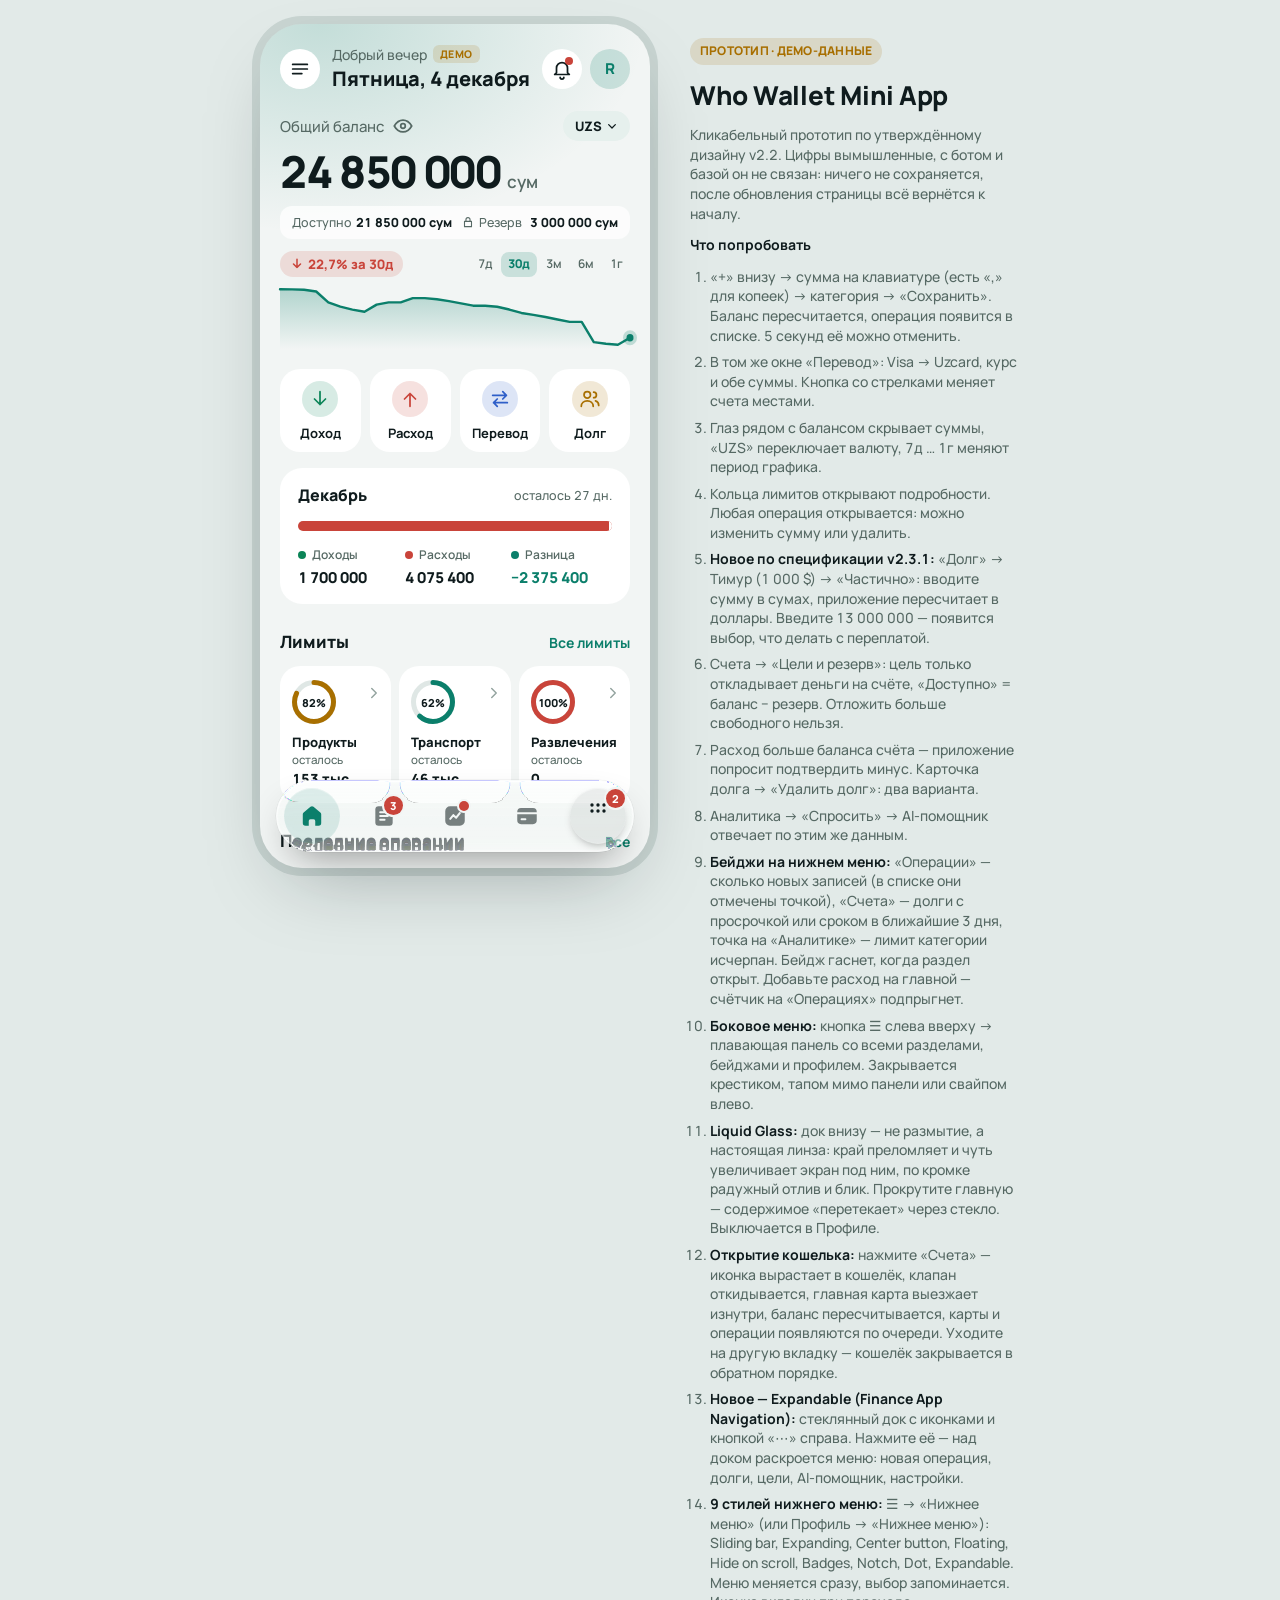
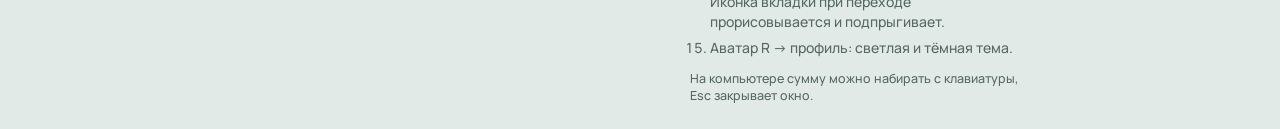
<file: index.html>
<!doctype html>
<html lang="ru">
<head>
<meta charset="utf-8">
<meta name="viewport" content="width=device-width,initial-scale=1,viewport-fit=cover">
<meta name="robots" content="noindex,nofollow">
<script>
/* Номер сборки. При обновлении меняйте его здесь и в version.txt — тогда Telegram не покажет старую копию из кэша. */
(function () {
  var BUILD = '2026-11-20.4';
  window.WW_BUILD = BUILD;
  try {
    if (!window.fetch || !window.URL || !/^https?:$/.test(location.protocol)) return;
    fetch('version.txt?t=' + Date.now(), { cache: 'no-store' }).then(function (r) { return r.ok ? r.text() : ''; }).then(function (v) {
      v = (v || '').trim();
      if (!/^[\w.-]{1,40}$/.test(v) || v === BUILD) return;
      var key = 'ww-reload-' + v;
      try { if (sessionStorage.getItem(key)) return; sessionStorage.setItem(key, "1"); } catch (e) { return; }
      var u = new URL(location.href); u.searchParams.set('v', v); location.replace(u.toString());
    }).catch(function () {});
  } catch (e) {}
})();
</script>
<script src="https://telegram.org/js/telegram-web-app.js"></script>
<script>
(function () {
  var tg = window.Telegram && window.Telegram.WebApp;
  if (!tg || (!tg.initData && tg.platform === 'unknown')) return; // открыто не в Telegram
  try { tg.ready(); tg.expand(); } catch (e) {}
  var apply = function () {
    if (tg.colorScheme) document.documentElement.setAttribute('data-theme', tg.colorScheme);
    var bg = tg.colorScheme === 'dark' ? '#0B1316' : '#F2F5F4';
    try { tg.setHeaderColor(bg); tg.setBackgroundColor(bg); } catch (e) {}
  };
  apply();
  try { tg.onEvent('themeChanged', apply); } catch (e) {}
})();
</script>
<style>:root{padding-top:env(safe-area-inset-top);padding-bottom:env(safe-area-inset-bottom)}body{margin:0}[hidden]{display:none!important}</style>
</head>
<body>
<title>Who Wallet Mini App</title>
<link rel="preconnect" href="https://fonts.googleapis.com">
<link rel="preconnect" href="https://fonts.gstatic.com" crossorigin>
<link rel="stylesheet" href="https://fonts.googleapis.com/css2?family=Manrope:wght@400;500;600;700;800&display=swap">
<style>
/* Layout: телефон-прототип по центру (на телефоне — во весь экран) + рядом список «что попробовать». Токены — из утверждённого дизайна v2.2 (шрифт: Inter или Manrope). */
:root {
  --bg: #F2F5F4; --surface: #FFFFFF; --surface2: #F1F6F4; --line: #DFE7E5; --text: #0F1B1D; --muted: #566964; --faint: #93A39F;
  --accent: #0B7F6B; --on-accent: #FFFFFF; --income: #0B8457; --expense: #C9443A; --warn: #A86F00; --info: #2F5FC8; --chip: #E6F0ED;
  --c1: #3B6FD8; --c2: #0B7F6B; --c3: #D49A1F; --c4: #8E5BD6; --c5: #B3C0BC; --c6: #D45C8A;
  --card1: #0B7F6B; --card2: #2F5FC8; --card3: #6A47B8; --card4: #8A6420; --on-card: #FFFFFF;
  --dock: rgba(255,255,255,.74); --dock-line: rgba(15,27,29,.09); --dock-ink: #0F1B1D; --dock-on: #0B7F6B; --dock-on-ink: #FFFFFF; --dock-hi: rgba(11,127,107,.13); --dock-more: rgba(15,27,29,.07);
  --lg-tint: rgba(246,249,248,.42);
  --badge: #C9443A; --on-badge: #FFFFFF; --scrim: rgba(15,27,29,.45); --page: #E2EAE8; --frame: #C9D5D2; --shadow: 0 30px 80px -30px rgba(15,27,29,.35);
  --font: "Manrope", "Inter", system-ui, -apple-system, "Segoe UI", sans-serif;
}
@media (prefers-color-scheme: dark) { :root:not([data-theme="light"]) {
  --bg: #0B1316; --surface: #121D21; --surface2: #18262B; --line: #24343A; --text: #EDF4F2; --muted: #A6B8B3; --faint: #6F837D;
  --accent: #2BD4AE; --on-accent: #04241C; --income: #3DDC97; --expense: #FF715F; --warn: #F4B84A; --info: #6F9BFF; --chip: #1B2B30;
  --c1: #6F9BFF; --c2: #2BD4AE; --c3: #F4B84A; --c4: #B98AF5; --c5: #5D726C; --c6: #F08BC2;
  --card1: #1E5A4C; --card2: #2B3F7A; --card3: #3A2E5C; --card4: #4A3F28; --on-card: #F4FAF8;
  --dock: rgba(30,41,45,.66); --dock-line: rgba(255,255,255,.1); --dock-ink: #EDF4F2; --dock-on: #FFFFFF; --dock-on-ink: #0B1316; --dock-hi: rgba(255,255,255,.13); --dock-more: rgba(255,255,255,.15);
  --lg-tint: rgba(18,28,32,.36);
  --badge: #FF715F; --on-badge: #2A0805; --scrim: rgba(3,8,10,.66); --page: #060C0E; --frame: #1C2629; --shadow: 0 30px 80px -30px rgba(0,0,0,.8); color-scheme: dark; } }
:root[data-theme="dark"] {
  --bg: #0B1316; --surface: #121D21; --surface2: #18262B; --line: #24343A; --text: #EDF4F2; --muted: #A6B8B3; --faint: #6F837D;
  --accent: #2BD4AE; --on-accent: #04241C; --income: #3DDC97; --expense: #FF715F; --warn: #F4B84A; --info: #6F9BFF; --chip: #1B2B30;
  --c1: #6F9BFF; --c2: #2BD4AE; --c3: #F4B84A; --c4: #B98AF5; --c5: #5D726C; --c6: #F08BC2;
  --card1: #1E5A4C; --card2: #2B3F7A; --card3: #3A2E5C; --card4: #4A3F28; --on-card: #F4FAF8;
  --dock: rgba(30,41,45,.66); --dock-line: rgba(255,255,255,.1); --dock-ink: #EDF4F2; --dock-on: #FFFFFF; --dock-on-ink: #0B1316; --dock-hi: rgba(255,255,255,.13); --dock-more: rgba(255,255,255,.15);
  --lg-tint: rgba(18,28,32,.36);
  --badge: #FF715F; --on-badge: #2A0805; --scrim: rgba(3,8,10,.66); --page: #060C0E; --frame: #1C2629; --shadow: 0 30px 80px -30px rgba(0,0,0,.8); color-scheme: dark; }

* { box-sizing: border-box; -webkit-tap-highlight-color: transparent; }
body { margin: 0; background: var(--page); color: var(--text); font: 500 15px/1.4 var(--font); font-variant-numeric: tabular-nums;
  padding-left: max(16px, env(safe-area-inset-left, 0px)); padding-right: max(16px, env(safe-area-inset-right, 0px)); padding-block: 24px; }
button { font: inherit; color: inherit; background: none; border: 0; padding: 0; cursor: pointer; text-align: inherit; }
button:focus-visible, input:focus-visible { outline: 2px solid var(--accent); outline-offset: 2px; }
.stage { display: flex; gap: 40px; justify-content: center; align-items: flex-start; flex-wrap: wrap; }
.about { max-width: 330px; min-width: 0; display: grid; gap: 12px; padding-top: 14px; color: var(--muted); font-size: 14px; }
.about h1 { margin: 0; font-size: 26px; font-weight: 800; color: var(--text); letter-spacing: -.01em; text-wrap: balance; }
.about p { margin: 0; }
.about ol { margin: 0; padding-left: 20px; display: grid; gap: 7px; }
.about b { color: var(--text); }
.badge { justify-self: start; font-size: 12px; font-weight: 800; letter-spacing: .02em; color: var(--warn); background: color-mix(in srgb, var(--warn) 15%, transparent); padding: 5px 10px; border-radius: 999px; }

/* устройство */
.device { position: relative; width: min(390px, 100%); height: min(844px, calc(100dvh - 48px)); min-height: 640px; background: var(--bg);
  border-radius: 42px; overflow: hidden; box-shadow: var(--shadow), 0 0 0 8px var(--frame); isolation: isolate; }
.screen { position: absolute; inset: 0 0 82px; overflow-y: auto; overflow-x: hidden; scrollbar-width: none; padding: 20px 20px 28px; }
.screen.full { inset: 0; }
.screen::-webkit-scrollbar { display: none; }
@media (max-width: 480px) {
  body { padding: 0; } .stage { gap: 0; } .about { display: none; }
  .device { width: 100%; height: calc(100dvh - env(safe-area-inset-top, 0px) - env(safe-area-inset-bottom, 0px)); min-height: 0; border-radius: 0; box-shadow: none; }
  .screen { padding-left: max(18px, env(safe-area-inset-left, 0px)); padding-right: max(18px, env(safe-area-inset-right, 0px)); }
}
.screen.enter { animation: enter .28s cubic-bezier(.2,.8,.2,1); }
.screen.enter-back { animation: enterBack .28s cubic-bezier(.2,.8,.2,1); }
@keyframes enter { from { opacity: 0; transform: translateX(26px); } }
@keyframes enterBack { from { opacity: 0; transform: translateX(-26px); } }
.stagger > * { animation: rise .42s cubic-bezier(.2,.8,.2,1) backwards; }
.stagger > *:nth-child(2) { animation-delay: .04s } .stagger > *:nth-child(3) { animation-delay: .08s } .stagger > *:nth-child(4) { animation-delay: .12s }
.stagger > *:nth-child(5) { animation-delay: .16s } .stagger > *:nth-child(6) { animation-delay: .2s } .stagger > *:nth-child(7) { animation-delay: .24s } .stagger > *:nth-child(n+8) { animation-delay: .28s }
@keyframes rise { from { opacity: 0; transform: translateY(12px); } }
@keyframes fade { from { opacity: 0; } }

/* нижнее меню */
.tabbar { position: absolute; left: 0; right: 0; bottom: 0; height: 82px; background: color-mix(in srgb, var(--bg) 92%, transparent); backdrop-filter: blur(12px);
  border-top: 1px solid var(--line); display: grid; grid-template-columns: repeat(5, 1fr); align-items: start; padding: 8px 6px 10px; z-index: 5; }
.tab { display: grid; justify-items: center; gap: 4px; font-size: 11px; font-weight: 600; color: var(--muted); padding-top: 5px; text-align: center; transition: color .25s; }
.tab.on { color: var(--accent); font-weight: 800; }
.tab svg.i { width: 24px; height: 24px; }
.fab { justify-self: center; width: 56px; height: 56px; border-radius: 50%; background: var(--accent); color: var(--on-accent); display: grid; place-items: center;
  box-shadow: 0 10px 24px -8px color-mix(in srgb, var(--accent) 70%, transparent); transition: transform .15s; }
.fab:active { transform: scale(.93); }
.fab svg.i { width: 26px; height: 26px; stroke-width: 2.3; transition: transform .45s cubic-bezier(.3,1.5,.5,1); }
.fab:active svg.i { transform: rotate(90deg); }
/* ---- 8 стилей нижнего меню (подборка Bottom navigation) ---- */
.tabbar { transition: transform .35s cubic-bezier(.2,.8,.2,1); }
.tl { white-space: nowrap; }
/* иконка активной вкладки прорисовывается заново и подпрыгивает */
.ti.pop { animation: tiPop .55s cubic-bezier(.3,1.5,.5,1); }
.ti.pop path { stroke-dasharray: 1; animation: tiDraw .6s ease-out; }
@keyframes tiPop { 0% { transform: scale(.7) translateY(3px); } 55% { transform: scale(1.2) translateY(-3px); } 100% { transform: none; } }
@keyframes tiDraw { from { stroke-dashoffset: 1; } to { stroke-dashoffset: 0; } }
/* 1 Sliding bar: полоска едет к активной вкладке */
.tb-ind { position: absolute; top: -1px; left: 0; width: 30px; height: 4px; border-radius: 0 0 4px 4px; background: var(--accent); display: none;
  transform: translateX(calc(var(--x, -60px) - 50%)); transition: transform .5s cubic-bezier(.3,1.35,.45,1); box-shadow: 0 2px 10px color-mix(in srgb, var(--accent) 55%, transparent); }
.tb-sliding .tb-ind { display: block; }
/* 2 Expanding: у неактивных только иконка, активная раскрывается в «таблетку» с подписью */
.tb-expanding { display: flex; justify-content: space-around; align-items: flex-start; padding: 8px 8px 10px; }
.tb-expanding .tab { display: flex; align-items: center; gap: 0; height: 44px; margin-top: 6px; padding: 0 11px; border-radius: 22px; font-size: 13px;
  transition: background .35s, padding .4s cubic-bezier(.2,.8,.2,1), gap .4s, color .25s; }
.tb-expanding .tl { max-width: 0; opacity: 0; overflow: hidden; transition: max-width .45s cubic-bezier(.2,.8,.2,1), opacity .25s; }
.tb-expanding .tab.on { background: color-mix(in srgb, var(--accent) 14%, transparent); gap: 7px; padding: 0 15px 0 12px; }
.tb-expanding .tab.on .tl { max-width: 100px; opacity: 1; }
.tb-expanding .fab { flex: none; }
/* 3 Center button: главная кнопка приподнята над панелью */
.tb-center .fab { width: 62px; height: 62px; transform: translateY(-24px); box-shadow: 0 0 0 6px var(--bg), 0 16px 28px -10px color-mix(in srgb, var(--accent) 80%, transparent); }
.tb-center .fab:active { transform: translateY(-24px) scale(.93); }
.tb-center .fab svg.i { width: 28px; height: 28px; }
/* 4 Floating: док парит над контентом, контент уходит под него */
.tb-floating { left: 14px; right: 14px; bottom: 14px; height: 66px; border-radius: 24px; border: 1px solid var(--line); align-items: center; padding: 6px 4px;
  background: color-mix(in srgb, var(--surface) 84%, transparent); -webkit-backdrop-filter: blur(16px) saturate(1.4); backdrop-filter: blur(16px) saturate(1.4);
  box-shadow: 0 18px 40px -16px rgba(0,0,0,.4); }
.tb-floating .tab { padding-top: 0; gap: 3px; font-size: 10.5px; }
.tb-floating .fab { width: 50px; height: 50px; border-radius: 17px; }
/* 5 Hide on scroll: при прокрутке вниз панель уезжает, при прокрутке вверх возвращается */
.tb-hide.tb-hidden { transform: translateY(110%); }
.device.flow .screen:not(.full) { bottom: 0; padding-bottom: 118px; }
/* 7 Notch: кнопка «+» сидит в изогнутом вырезе панели */
.tb-notch { background: none; border-top: 0; -webkit-backdrop-filter: none; backdrop-filter: none; filter: drop-shadow(0 -1px 0 var(--line)) drop-shadow(0 -6px 16px rgba(0,0,0,.06)); }
.tb-notch::before { content: ""; position: absolute; inset: 0; z-index: -1; background: var(--surface); border-radius: 22px 22px 0 0;
  -webkit-mask: radial-gradient(circle 38px at 50% 0, transparent 37px, #000 38px); mask: radial-gradient(circle 38px at 50% 0, transparent 37px, #000 38px); }
.tb-notch .fab { transform: translateY(-34px); }
.tb-notch .fab:active { transform: translateY(-34px) scale(.93); }
.device[data-tb="notch"] .toast, .device[data-tb="center"] .toast { bottom: 122px; }
/* 8 Dot: спокойно — только иконки, активную отмечает точка */
.tb-dot { border-top-color: transparent; }
.tb-dot .tl, .tb-expandable .tl { position: absolute; width: 1px; height: 1px; overflow: hidden; clip: rect(0 0 0 0); white-space: nowrap; } /* подпись скрыта, но читается экранным диктором */
.tb-dot .tab { padding-top: 12px; gap: 0; }
.tb-dot .tic::after { content: ""; position: absolute; left: 50%; bottom: -11px; width: 5px; height: 5px; margin-left: -2.5px; border-radius: 50%; background: var(--accent);
  transform: scale(0); transition: transform .4s cubic-bezier(.3,1.6,.5,1); }
.tb-dot .tab.on .tic::after { transform: scale(1); }
.tb-dot .tbadge:not(.dot) { font-size: 0; min-width: 0; width: 10px; height: 10px; padding: 0; top: -2px; left: 17px; }
.tb-dot .fab { width: 50px; height: 50px; box-shadow: none; }
/* 9 Expandable (Finance App Navigation): стеклянный док с залитыми иконками и меню «ещё» */
svg.fi { width: 24px; height: 24px; flex: none; display: block; }
.tabbar .tf, .tabbar .tb-more { display: none; }
.tb-expandable { left: 16px; right: 16px; bottom: 16px; height: 72px; border-radius: 36px; border: 1px solid var(--dock-line); display: flex; align-items: center; justify-content: space-between;
  padding: 0 7px; background: var(--dock); -webkit-backdrop-filter: blur(22px) saturate(1.5); backdrop-filter: blur(22px) saturate(1.5); box-shadow: 0 22px 50px -18px rgba(0,0,0,.45); }
.tb-expandable .fab, .tb-expandable .ti { display: none; }
.tb-expandable .tab { width: 56px; height: 56px; padding: 0; display: grid; place-items: center; position: relative; z-index: 1; color: color-mix(in srgb, var(--dock-ink) 55%, transparent); }
.tb-expandable .tab.on { color: var(--dock-on); }
.tb-expandable .tf { display: block; width: 26px; height: 26px; }
.tf.pop { animation: tiPop .55s cubic-bezier(.3,1.5,.5,1); }
.tb-expandable .tb-ind { display: block; top: 7px; width: 56px; height: 56px; border-radius: 28px; background: var(--dock-hi); box-shadow: none; }
.tb-expandable .tb-more { display: grid; place-items: center; width: 56px; height: 56px; border-radius: 50%; position: relative; z-index: 1; background: var(--dock-more); color: var(--dock-ink);
  transition: background .3s, color .3s, transform .15s; }
.tb-more:active { transform: scale(.93); }
.tb-more > .tm-dots, .tb-more > .tm-x { grid-area: 1 / 1; display: grid; place-items: center; transition: transform .45s cubic-bezier(.3,1.4,.5,1), opacity .25s; }
.tb-more .tm-x { opacity: 0; transform: rotate(-90deg) scale(.4); }
.tb-more.open { background: var(--dock-on); color: var(--dock-on-ink); }
.tb-more.open .tm-dots { opacity: 0; transform: rotate(90deg) scale(.4); }
.tb-more.open .tm-x { opacity: 1; transform: none; }
.tb-more .tbadge { top: 1px; left: auto; right: 1px; }
.dock-scrim { position: absolute; inset: 0; z-index: 4; background: color-mix(in srgb, var(--bg) 40%, transparent); -webkit-backdrop-filter: blur(3px); backdrop-filter: blur(3px); animation: fade .25s ease-out; }
.dock-menu { position: absolute; left: 16px; right: 16px; bottom: 98px; z-index: 6; padding: 10px; border-radius: 30px; border: 1px solid var(--dock-line); background: var(--dock);
  -webkit-backdrop-filter: blur(22px) saturate(1.5); backdrop-filter: blur(22px) saturate(1.5); box-shadow: 0 24px 60px -20px rgba(0,0,0,.5); transform-origin: calc(100% - 44px) 100%;
  animation: dockIn .42s cubic-bezier(.2,1.1,.3,1); }
@keyframes dockIn { from { opacity: 0; transform: translateY(18px) scale(.9); } }
.dock-menu.out { animation: dockOut .16s ease-in forwards; }
.dock-scrim.out { animation: fadeOut .16s ease-in forwards; }
@keyframes dockOut { to { opacity: 0; transform: translateY(12px) scale(.94); } }
.dmi { display: grid; grid-template-columns: 44px minmax(0, 1fr) auto; align-items: center; gap: 8px; width: 100%; height: 52px; padding: 0 14px 0 8px; border-radius: 20px;
  color: var(--dock-ink); font-size: 16.5px; font-weight: 600; text-align: left; transition: background .15s; animation: rise .38s cubic-bezier(.2,.8,.2,1) backwards; }
.dmi:nth-child(2) { animation-delay: .04s } .dmi:nth-child(3) { animation-delay: .08s } .dmi:nth-child(4) { animation-delay: .12s } .dmi:nth-child(5) { animation-delay: .16s }
.dmi:active { background: var(--dock-more); }
.dmic { width: 44px; height: 44px; display: grid; place-items: center; }
.dmic svg.fi { width: 26px; height: 26px; }
.dmi[data-to="add"] { color: var(--accent); font-weight: 800; }
.device[data-tb="expandable"] .toast { bottom: 102px; }
/* ---- Liquid Glass: док преломляет экран под собой (вместо размытия) ---- */
#device > .lqg-lens { position: absolute; }
.lqg-lens *, .lqg-lens { animation: none !important; transition: none !important; }
.lqg-glass { display: none !important; }
.tabbar.lg-on { background: var(--lg-tint); -webkit-backdrop-filter: none; backdrop-filter: none; border-color: rgba(255,255,255,.3);
  box-shadow: 0 18px 40px -16px rgba(0,0,0,.45), 0 0 0 .5px rgba(0,0,0,.08), inset 0 1px 0 rgba(255,255,255,.5), inset 0 -1px 0 rgba(255,255,255,.12); }
/* толстое стекло: блик сверху, светлая кромка, объём — видно даже на пустом фоне и в любом браузере */
.tabbar.lg-on::before { content: ""; position: absolute; inset: 0; z-index: 0; border-radius: inherit; pointer-events: none;
  background: linear-gradient(180deg, rgba(255,255,255,.30) 0%, rgba(255,255,255,.08) 36%, rgba(255,255,255,0) 55%, rgba(255,255,255,.07) 100%);
  box-shadow: inset 0 1.5px 0 rgba(255,255,255,.7), inset 0 -1px 0 rgba(255,255,255,.25), inset 1px 0 0 rgba(255,255,255,.2), inset -1px 0 0 rgba(255,255,255,.2),
    inset 0 0 20px rgba(255,255,255,.1), inset 0 -10px 18px -10px rgba(255,255,255,.18); }
.tabbar.lg-on .tb-more { box-shadow: inset 0 1px 0 rgba(255,255,255,.45), inset 0 -1px 0 rgba(255,255,255,.12), 0 4px 10px -4px rgba(0,0,0,.35); }
.tabbar.lg-on .tb-ind { box-shadow: inset 0 1px 0 rgba(255,255,255,.35), inset 0 -1px 0 rgba(255,255,255,.08); }
.lgsw { width: 42px; height: 26px; border-radius: 13px; background: var(--line); position: relative; transition: background .25s; }
.lgsw::after { content: ""; position: absolute; top: 3px; left: 3px; width: 20px; height: 20px; border-radius: 50%; background: #fff; box-shadow: 0 1px 3px rgba(0,0,0,.3); transition: transform .3s cubic-bezier(.3,1.3,.5,1); }
.lgsw.on { background: var(--accent); }
.lgsw.on::after { transform: translateX(16px); }
/* ---- открытие кошелька (вкладка «Счета»): только transform и opacity — плавно и на телефоне ---- */
.wo { position: absolute; inset: 0; z-index: 4; pointer-events: none; perspective: 1200px; overflow: hidden; }
.wo-bd { position: absolute; inset: 0; background: var(--bg); opacity: 0; }
.wo-ghost, .wo-ghost * { animation: none !important; transition: none !important; }
.wo-ghost { pointer-events: none; }
.wo-glow { position: absolute; border-radius: 50%; opacity: 0; will-change: transform, opacity;
  background: radial-gradient(closest-side, color-mix(in srgb, var(--accent) 32%, transparent), color-mix(in srgb, var(--accent) 10%, transparent) 55%, transparent 75%); }
.wo-wallet { position: absolute; perspective: 900px; will-change: transform, opacity; }
.wo-back, .wo-front, .wo-flap { position: absolute; left: 0; right: 0; will-change: transform, opacity; }
.wo-back { top: -10px; bottom: 0; left: 9px; right: 9px; z-index: 1; border-radius: 20px; background: linear-gradient(#08120f, #12261f); box-shadow: inset 0 3px 10px rgba(0,0,0,.7); }
.wo-front { top: 0; bottom: 0; z-index: 3; border-radius: 22px; background: linear-gradient(155deg, #24493f 0%, #14322a 55%, #0d221c 100%);
  box-shadow: 0 34px 56px -26px rgba(0,0,0,.7), 0 12px 22px -14px rgba(0,0,0,.45), inset 0 1px 0 rgba(255,255,255,.1), inset 0 -1px 0 rgba(0,0,0,.45); }
.wo-front::before, .wo-flap::before { content: ""; position: absolute; inset: 8px; border: 1.5px dashed rgba(255,255,255,.13); border-radius: 15px; }
.wo-brand { position: absolute; left: 24px; bottom: 20px; font-size: 11.5px; font-weight: 800; letter-spacing: .16em; text-transform: uppercase; color: rgba(255,255,255,.38); }
.wo-flap { top: -10px; z-index: 4; transform-origin: 50% 0; border-radius: 20px 20px 26px 26px; background: linear-gradient(175deg, #2b564b, #183a31);
  box-shadow: 0 10px 18px -10px rgba(0,0,0,.6), inset 0 1px 0 rgba(255,255,255,.14); }
.wo-flap::before { border-radius: 14px 14px 20px 20px; }
.wo-clasp { position: absolute; left: 50%; bottom: 13px; width: 18px; height: 18px; margin-left: -9px; border-radius: 50%;
  background: radial-gradient(circle at 35% 30%, #fff5d6, #d9b66c 45%, #8a6a2e); box-shadow: 0 2px 4px rgba(0,0,0,.5), inset 0 -1px 1px rgba(0,0,0,.25); }
.wo-shade { position: absolute; inset: 0; border-radius: inherit; background: #000; opacity: 0; }
.wo-wallet .accard { position: absolute; margin: 0; transform-origin: 0 0; will-change: transform;
  box-shadow: 0 26px 44px -20px rgba(0,0,0,.55), 0 0 44px -8px color-mix(in srgb, var(--accent) 38%, transparent); }
/* выбор стиля: полоска над меню, меню остаётся видно и живо */
.tbstrip { position: absolute; left: 12px; right: 12px; bottom: 132px; z-index: 12; background: var(--surface); border: 1px solid var(--line); border-radius: 20px; padding: 10px 12px 12px;
  box-shadow: 0 20px 50px -18px rgba(0,0,0,.45); animation: rise .3s cubic-bezier(.2,.8,.2,1); }
.tbstrip .between b { font-size: 15px; font-weight: 800; }
.tbchips { display: flex; gap: 8px; overflow-x: auto; margin: 8px -12px 0; padding: 0 12px; scrollbar-width: none; }
.tbchips::-webkit-scrollbar { display: none; }
.tbchips button { flex: none; width: 128px; display: grid; gap: 2px; text-align: left; padding: 9px 11px; border-radius: 14px; background: var(--surface2); border: 1px solid var(--line); transition: border-color .2s, background .2s; }
.tbchips button.on { border-color: var(--accent); background: color-mix(in srgb, var(--accent) 12%, transparent); }
.tbchips b { font-size: 13px; font-weight: 800; }
.tbchips span { font-size: 11px; color: var(--muted); line-height: 1.3; }
/* бейджи: новое видно прямо на вкладке, без всплывающих окон */
.tab .tic { position: relative; display: grid; place-items: center; }
.tbadge { position: absolute; top: -7px; left: 13px; min-width: 19px; height: 19px; padding: 0 5px; border-radius: 10px; background: var(--badge); color: var(--on-badge);
  font: 800 11px/19px var(--font); text-align: center; letter-spacing: 0; box-shadow: 0 0 0 2px var(--bg); pointer-events: none; }
.tbadge.dot { min-width: 0; width: 10px; height: 10px; padding: 0; top: -2px; left: 17px; }
.tbadge.bump { animation: bump .55s cubic-bezier(.3,1.6,.5,1); }
@keyframes bump { 0% { transform: scale(.2); } 55% { transform: scale(1.25); } 100% { transform: scale(1); } }
.rbadge { min-width: 22px; height: 22px; padding: 0 7px; border-radius: 11px; background: var(--badge); color: var(--on-badge); font-size: 12px; font-weight: 800; line-height: 22px; text-align: center; }
/* боковое меню «Floating»: панель парит с отступами от краёв, не прилипает к экрану */
.titlebar { display: flex; align-items: center; gap: 12px; margin: 4px 0 14px; }
.titlebar .h-title { margin: 0; }
.greet b { text-wrap: balance; font-size: clamp(16px, 4.9vw, 20px); }
@media (max-width: 360px) { .greet .muted { font-size: 13px; } .greet .demo { display: none; } } /* «демо» видно в боковом меню */
.side { position: absolute; z-index: 11; top: 12px; bottom: 12px; left: 12px; width: min(292px, calc(100% - 56px)); display: flex; flex-direction: column; gap: 2px;
  background: color-mix(in srgb, var(--surface) 94%, transparent); backdrop-filter: blur(18px); -webkit-backdrop-filter: blur(18px); border: 1px solid var(--line); border-radius: 26px;
  padding: 14px 12px 12px; box-shadow: 0 28px 70px -20px rgba(0,0,0,.5), 0 2px 8px rgba(0,0,0,.08); overflow-y: auto; scrollbar-width: none; transform-origin: left center;
  animation: sideIn .4s cubic-bezier(.2,1,.3,1); }
.side::-webkit-scrollbar { display: none; }
@keyframes sideIn { from { opacity: 0; transform: translateX(-30px) scale(.96); } }
.side.out { animation: sideOut .17s ease-in forwards; }
.scrim.out { animation: fadeOut .17s ease-in forwards; }
@keyframes sideOut { to { opacity: 0; transform: translateX(-22px) scale(.97); } }
@keyframes fadeOut { to { opacity: 0; } }
.side > * { animation: rise .35s cubic-bezier(.2,.8,.2,1) backwards; }
.side > *:nth-child(2) { animation-delay: .03s } .side > *:nth-child(3) { animation-delay: .05s } .side > *:nth-child(4) { animation-delay: .07s }
.side > *:nth-child(5) { animation-delay: .09s } .side > *:nth-child(6) { animation-delay: .11s } .side > *:nth-child(n+7) { animation-delay: .13s }
.side.still > * { animation: none; }
.shead { display: grid; grid-template-columns: 40px minmax(0, 1fr) 36px; gap: 10px; align-items: center; padding: 2px 2px 12px; margin-bottom: 4px; border-bottom: 1px solid var(--line); }
.shead b { display: block; font-size: 16px; font-weight: 800; }
.shead .tiny { display: block; color: var(--muted); }
.slogo { width: 40px; height: 40px; border-radius: 13px; background: var(--accent); color: var(--on-accent); display: grid; place-items: center; }
.slogo svg.i { width: 21px; height: 21px; }
.sclose { width: 36px; height: 36px; background: var(--surface2); }
.sclose svg.i { width: 18px; height: 18px; }
.slabel { font-size: 11px; font-weight: 800; letter-spacing: .06em; text-transform: uppercase; color: var(--faint); padding: 12px 10px 5px; }
.sitem { display: grid; grid-template-columns: 34px minmax(0, 1fr) auto; gap: 10px; align-items: center; min-height: 46px; padding: 5px 10px 5px 6px; border-radius: 14px;
  font-size: 15px; font-weight: 700; color: var(--text); width: 100%; text-align: left; transition: background .15s; }
.sitem:active { background: var(--surface2); }
.sitem .sic { width: 34px; height: 34px; border-radius: 11px; display: grid; place-items: center; color: var(--muted); }
.sitem .sic svg.i { width: 20px; height: 20px; }
.sitem.on { background: color-mix(in srgb, var(--accent) 13%, transparent); color: var(--accent); font-weight: 800; }
.sitem.on .sic { color: var(--accent); background: color-mix(in srgb, var(--accent) 16%, transparent); }
.sdot { width: 9px; height: 9px; border-radius: 50%; background: var(--badge); margin-right: 6px; }
.stag { font-size: 11px; font-weight: 800; color: var(--muted); background: var(--surface2); padding: 3px 8px; border-radius: 999px; }
.sfoot { margin-top: auto; padding-top: 12px; }
.sme { display: grid; grid-template-columns: 40px minmax(0, 1fr) 18px; gap: 10px; align-items: center; width: 100%; text-align: left; padding: 10px; border-radius: 18px;
  background: var(--surface2); border: 1px solid var(--line); }
.sme .av { width: 40px; height: 40px; border-radius: 50%; display: grid; place-items: center; background: color-mix(in srgb, var(--accent) 18%, transparent); color: var(--accent); font-weight: 800; }
.sme b { display: block; font-size: 14px; font-weight: 800; white-space: nowrap; overflow: hidden; text-overflow: ellipsis; }
.sme .tiny { color: var(--muted); }
.sme > svg.i { width: 18px; height: 18px; color: var(--faint); }
.op.unseen .t::after { content: ""; display: inline-block; width: 7px; height: 7px; border-radius: 50%; background: var(--accent); margin-left: 6px; vertical-align: 2px; }

/* общие элементы */
svg.i { width: 22px; height: 22px; fill: none; stroke: currentColor; stroke-width: 1.9; stroke-linecap: round; stroke-linejoin: round; flex: none; }
svg.i.sm { width: 14px; height: 14px; stroke-width: 2.6; }
.row { display: flex; align-items: center; gap: 12px; }
.between { display: flex; align-items: center; justify-content: space-between; gap: 12px; }
.muted { color: var(--muted); } .small { font-size: 12.5px; } .tiny { font-size: 11.5px; }
.h-title { font-size: 28px; font-weight: 800; letter-spacing: -.02em; margin: 4px 0 14px; }
.sec { display: flex; justify-content: space-between; align-items: baseline; margin: 26px 0 12px; }
.sec h3 { margin: 0; font-size: 17px; font-weight: 800; }
.link { color: var(--accent); font-weight: 700; font-size: 14px; }
.card { background: var(--surface); border-radius: 22px; padding: 16px 18px; }
.iconbtn { width: 40px; height: 40px; border-radius: 50%; background: var(--surface); display: grid; place-items: center; position: relative; flex: none; }
.dot { position: absolute; top: 8px; right: 9px; width: 8px; height: 8px; border-radius: 50%; background: var(--expense); }
.chipbtn { background: var(--chip); border-radius: 999px; padding: 6px 10px 6px 12px; font-weight: 800; font-size: 13px; display: inline-flex; gap: 2px; align-items: center; }
.chipbtn svg.i { width: 16px; height: 16px; }
.pos { color: var(--income); } .neg { color: var(--expense); } .acc { color: var(--accent); }
.seg { display: grid; grid-auto-flow: column; grid-auto-columns: 1fr; background: var(--surface2); border-radius: 13px; padding: 4px; gap: 2px; }
.seg button { padding: 8px 4px; border-radius: 10px; font-size: 13px; font-weight: 600; color: var(--muted); text-align: center; transition: background .2s, color .2s; }
.seg button.on { background: color-mix(in srgb, var(--segc, var(--accent)) 18%, transparent); color: var(--segc, var(--accent)); font-weight: 800; }
.back { display: grid; grid-template-columns: 40px 1fr 40px; align-items: center; margin-bottom: 16px; }
.back h2 { margin: 0; text-align: center; font-size: 17px; font-weight: 800; }
.back .sub { text-align: center; font-size: 11.5px; color: var(--muted); font-weight: 500; }
.hide-sums .money { filter: blur(7px); }
.note { border-radius: 12px; padding: 9px 12px; font-size: 13px; font-weight: 700; display: flex; gap: 8px; align-items: center;
  color: var(--nc); background: color-mix(in srgb, var(--nc) 12%, transparent); }
.note svg.i { width: 18px; height: 18px; }

/* главная */
.hero { margin: -20px -20px 0; padding: 20px 20px 6px; background: radial-gradient(120% 90% at 15% 0%, color-mix(in srgb, var(--accent) 20%, transparent), transparent 70%); }
.greet .muted { font-size: 14px; }
.greet b { font-size: 20px; font-weight: 800; display: block; }
.demo { font-size: 10.5px; font-weight: 800; letter-spacing: .04em; text-transform: uppercase; color: var(--warn); background: color-mix(in srgb, var(--warn) 15%, transparent); padding: 2px 7px; border-radius: 6px; margin-left: 6px; vertical-align: 2px; }
.balance { font-size: 44px; font-weight: 800; letter-spacing: -.03em; line-height: 1.1; margin-top: 6px; white-space: nowrap; }
.balance small { font-size: 17px; font-weight: 600; color: var(--muted); margin-left: 6px; letter-spacing: 0; }
.reserve { display: flex; justify-content: space-between; gap: 8px; background: color-mix(in srgb, var(--surface) 75%, transparent); border-radius: 12px; padding: 8px 12px; margin-top: 10px; font-size: 12.5px; }
.reserve b { color: var(--text); font-weight: 800; margin-left: 4px; }
.reserve svg.i { width: 14px; height: 14px; }
.trend { display: inline-flex; gap: 4px; align-items: center; padding: 4px 10px; border-radius: 999px; font-size: 13px; font-weight: 800; color: var(--tc); background: color-mix(in srgb, var(--tc) 15%, transparent); white-space: nowrap; }
.periods { display: flex; gap: 2px; }
.periods button { font-size: 12px; font-weight: 600; color: var(--muted); padding: 4px 7px; border-radius: 8px; }
.periods button.on { color: var(--accent); background: color-mix(in srgb, var(--accent) 18%, transparent); font-weight: 800; }
.spark { width: 100%; height: 64px; display: block; margin-top: 8px; overflow: visible; }
.spark .ln { fill: none; stroke: var(--accent); stroke-width: 2.4; stroke-linejoin: round; stroke-linecap: round; stroke-dasharray: 1; stroke-dashoffset: 0; animation: draw .9s ease-out; vector-effect: non-scaling-stroke; }
@keyframes draw { from { stroke-dashoffset: 1; } }
.spark .ar { animation: fade .9s ease-out; }
.quick { display: grid; grid-template-columns: repeat(4, 1fr); gap: 9px; margin-top: 14px; }
.quick button { background: var(--surface); border-radius: 20px; padding: 12px 4px 10px; display: grid; justify-items: center; gap: 7px; font-size: 13px; font-weight: 700; transition: transform .12s; }
.quick button:active { transform: scale(.95); }
.qi { width: 36px; height: 36px; border-radius: 50%; display: grid; place-items: center; background: color-mix(in srgb, var(--q) 16%, transparent); color: var(--q); }
.month .bar { height: 10px; border-radius: 5px; background: var(--accent); overflow: hidden; margin: 14px 0 12px; }
.month .bar span { display: block; height: 100%; background: var(--expense); border-right: 3px solid var(--surface); transition: width .8s cubic-bezier(.2,.8,.2,1); }
.trio { display: grid; grid-template-columns: 1fr 1fr 1fr; gap: 6px; }
.trio i { display: inline-block; width: 8px; height: 8px; border-radius: 50%; margin-right: 6px; }
.trio .lbl { font-size: 12px; color: var(--muted); font-weight: 600; }
.trio b { font-size: 15px; font-weight: 800; display: block; margin-top: 3px; white-space: nowrap; }
.limits { display: grid; grid-template-columns: repeat(3, 1fr); gap: 8px; }
.limit { background: var(--surface); border-radius: 20px; padding: 14px 12px; display: grid; gap: 1px; text-align: left; position: relative; transition: transform .12s; min-width: 0; }
.limit:active { transform: scale(.97); }
.limit .ring { margin-bottom: 8px; }
.limit .chev { position: absolute; top: 18px; right: 8px; color: var(--faint); }
.limit .chev svg.i { width: 18px; height: 18px; }
.limit b { font-size: 13px; font-weight: 800; white-space: nowrap; overflow: hidden; text-overflow: ellipsis; }
.limit .v { font-size: 14px; font-weight: 800; }
.ring circle { fill: none; stroke-linecap: round; }
.ring .tr { stroke: var(--line); }
.ring .fg { transition: stroke-dashoffset 1s cubic-bezier(.2,.8,.2,1); }
.ring text { font: 800 11px var(--font); fill: var(--text); text-anchor: middle; dominant-baseline: central; }
.op { display: grid; grid-template-columns: 42px 1fr auto; gap: 12px; align-items: center; padding: 8px 0; text-align: left; width: 100%; }
.ops .op + .op { border-top: 1px solid var(--line); }
.op .ic { width: 42px; height: 42px; border-radius: 14px; display: grid; place-items: center; background: color-mix(in srgb, var(--ic) 16%, transparent); color: var(--ic); }
.op .t { font-weight: 700; font-size: 15px; } .op .s { font-size: 12px; color: var(--muted); font-weight: 500; }
.op > span:nth-child(2) { min-width: 0; white-space: nowrap; overflow: hidden; text-overflow: ellipsis; }
.op .a { text-align: right; font-weight: 800; white-space: nowrap; }
.op.new { animation: flash 1.6s ease-out; border-radius: 14px; }
@keyframes flash { from { background: color-mix(in srgb, var(--accent) 24%, transparent); } }
.donut { display: grid; grid-template-columns: 112px 1fr; gap: 16px; align-items: center; margin-top: 12px; }
.donut svg circle { fill: none; stroke-width: 14; }
.donut svg text { font: 800 15px var(--font); fill: var(--text); text-anchor: middle; dominant-baseline: central; }
.legend { display: grid; gap: 6px; font-size: 13px; min-width: 0; }
.legend div { display: grid; grid-template-columns: 10px 1fr auto; gap: 8px; align-items: center; }
.legend i { width: 10px; height: 10px; border-radius: 3px; }
.tip { display: grid; grid-template-columns: 32px 1fr; gap: 12px; border-radius: 22px; padding: 16px; margin-top: 16px; text-align: left; width: 100%;
  background: color-mix(in srgb, var(--tc) 10%, transparent); border: 1px solid color-mix(in srgb, var(--tc) 35%, transparent); }
.tip .k { font-size: 10.5px; font-weight: 800; letter-spacing: .06em; text-transform: uppercase; color: var(--tc); }
.tip .ti { width: 32px; height: 32px; border-radius: 50%; display: grid; place-items: center; background: color-mix(in srgb, var(--tc) 18%, transparent); color: var(--tc); }
.tip .ti svg.i { width: 18px; height: 18px; }

/* операции */
.search { display: flex; gap: 10px; align-items: center; background: var(--surface); border-radius: 14px; padding: 0 14px; height: 46px; color: var(--muted); }
.search input { flex: 1; min-width: 0; border: 0; background: none; font: inherit; color: var(--text); outline: none; }
.chips { display: flex; gap: 8px; overflow-x: auto; scrollbar-width: none; margin: 12px -20px 4px; padding: 0 20px; }
.chips::-webkit-scrollbar { display: none; }
.chips button { flex: none; padding: 7px 14px; border-radius: 999px; background: var(--surface); font-weight: 700; font-size: 13px; }
.chips button.on { background: var(--accent); color: var(--on-accent); }
.day { display: flex; justify-content: space-between; font-size: 13px; font-weight: 800; color: var(--muted); margin: 18px 0 6px; }
.oplist .op { background: var(--surface); border-radius: 16px; padding: 9px 12px; margin-bottom: 8px; }
.empty { text-align: center; padding: 36px 10px; color: var(--muted); display: grid; gap: 8px; justify-items: center; }

/* аналитика */
.qa { display: grid; grid-template-columns: 1fr 1fr; gap: 8px; margin-top: 14px; }
.qa .card { padding: 14px; min-width: 0; } .qa b { display: block; font-size: 18px; font-weight: 800; margin: 6px 0 2px; white-space: nowrap; }
.bars { display: flex; align-items: flex-end; gap: 10px; height: 150px; padding: 8px 4px 0; }
.bars .g { flex: 1; display: grid; justify-items: center; gap: 6px; height: 100%; align-content: end; }
.bars .pair { display: flex; gap: 3px; align-items: flex-end; height: 120px; }
.bars .pair span { width: 12px; border-radius: 4px 4px 2px 2px; transform-origin: bottom; animation: grow .7s cubic-bezier(.2,.8,.2,1) backwards; }
@keyframes grow { from { transform: scaleY(0); } }
.bars .m { font-size: 11px; color: var(--muted); font-weight: 600; }
.legendline { display: flex; gap: 14px; font-size: 12.5px; color: var(--muted); }
.legendline i { width: 8px; height: 8px; border-radius: 50%; display: inline-block; margin-right: 6px; }
.catrow { display: grid; grid-template-columns: minmax(0, 1fr) 110px 70px; gap: 10px; align-items: center; font-size: 13.5px; padding: 6px 0; }
.track { height: 8px; background: var(--line); border-radius: 4px; overflow: hidden; }
.track span, .progress span { display: block; height: 100%; border-radius: 5px; transition: width .9s cubic-bezier(.2,.8,.2,1); }
.progress { height: 10px; background: var(--line); border-radius: 5px; overflow: hidden; }
.progress span { background: var(--income); }

/* счета */
.accard { border-radius: 20px; padding: 16px 18px; color: var(--on-card); display: grid; gap: 14px; margin-bottom: 10px; text-align: left; width: 100%;
  background: linear-gradient(135deg, var(--cc), color-mix(in srgb, var(--cc) 70%, #000)); transition: transform .12s; }
.accard:active { transform: scale(.98); }
.accard .between span { opacity: .82; font-size: 13px; }
.accard b { font-size: 22px; font-weight: 800; }
.listrow { display: grid; grid-template-columns: 34px minmax(0, 1fr) auto 18px; gap: 12px; align-items: center; background: var(--surface); border-radius: 16px; padding: 13px 14px; margin-bottom: 8px; width: 100%; text-align: left; color: var(--text); }
.listrow > svg.i { width: 18px; height: 18px; color: var(--faint); }
.listrow .ri { width: 34px; height: 34px; border-radius: 50%; display: grid; place-items: center; background: color-mix(in srgb, var(--accent) 13%, transparent); color: var(--accent); }
.listrow .ri svg.i { width: 18px; height: 18px; }

/* детали */
.bigamt { text-align: center; font-size: 34px; font-weight: 800; letter-spacing: -.02em; }
.kv { display: grid; gap: 11px; }
.kv div { display: flex; justify-content: space-between; gap: 10px; font-size: 14px; }
.kv span { color: var(--muted); } .kv b { font-weight: 800; text-align: right; }
.btn { display: block; width: 100%; border-radius: 16px; height: 52px; font-weight: 800; font-size: 16px; text-align: center; background: var(--accent); color: var(--on-accent); transition: transform .12s, opacity .2s; }
.btn:active { transform: scale(.98); }
.btn[disabled] { opacity: .38; cursor: default; transform: none; }
.btn.sec2 { background: var(--surface2); color: var(--text); border: 1px solid var(--line); }
.btn.danger { background: var(--expense); color: var(--on-card); }
.btn.ghost-danger { background: none; color: var(--expense); border: 1px solid color-mix(in srgb, var(--expense) 50%, transparent); }
.two { display: grid; grid-template-columns: 1fr 1fr; gap: 8px; }
.bigring { position: relative; margin: 0 auto; }
.bigring > div { position: absolute; inset: 0; display: grid; place-content: center; text-align: center; }

/* AI */
.chat { display: grid; gap: 12px; padding-bottom: 8px; }
.bub { max-width: 88%; padding: 12px 14px; border-radius: 18px; font-size: 14px; line-height: 1.45; }
.bub.fresh { animation: rise .3s ease-out; }
.bub.me { justify-self: end; background: var(--accent); color: var(--on-accent); border-bottom-right-radius: 6px; font-weight: 600; }
.bub.ai { background: var(--surface); border-bottom-left-radius: 6px; }
.bub .src { margin-top: 8px; padding-top: 8px; border-top: 1px solid var(--line); font-size: 11.5px; color: var(--muted); }
.typing span { display: inline-block; width: 6px; height: 6px; border-radius: 50%; background: var(--muted); margin-right: 4px; animation: blink 1s infinite; }
.typing span:nth-child(2) { animation-delay: .15s } .typing span:nth-child(3) { animation-delay: .3s }
@keyframes blink { 50% { opacity: .2; } }
.sugg { display: flex; flex-wrap: wrap; gap: 8px; margin-top: 12px; }
.sugg button { border: 1px solid var(--line); background: var(--surface); color: var(--accent); font-weight: 700; font-size: 13px; padding: 8px 12px; border-radius: 999px; }
.sugg button[disabled] { opacity: .45; }

/* лист снизу */
.scrim { position: absolute; inset: 0; background: var(--scrim); z-index: 10; animation: fade .2s ease-out; }
.sheet { position: absolute; left: 0; right: 0; bottom: 0; z-index: 11; background: var(--surface); border-radius: 26px 26px 0 0; padding: 10px 20px 16px;
  max-height: 96%; overflow-y: auto; scrollbar-width: none; animation: up .42s cubic-bezier(.2,1.12,.3,1); }
.sheet::-webkit-scrollbar { display: none; }
.still { animation: none !important; }
@keyframes up { from { transform: translateY(100%); } }
.grab { width: 40px; height: 5px; border-radius: 3px; background: var(--faint); margin: 0 auto 12px; opacity: .6; }
.amount { text-align: center; font-weight: 800; letter-spacing: -.02em; margin: 12px 0 4px; white-space: nowrap; }
.amount small { font-size: 18px; color: var(--muted); font-weight: 600; margin-left: 6px; letter-spacing: 0; }
.amount .caret { display: inline-block; width: 3px; height: .85em; background: var(--accent); vertical-align: -.08em; margin-left: 2px; border-radius: 2px; animation: blink 1s steps(1) infinite; }
.pickers { display: grid; grid-template-columns: 1fr 1fr; gap: 8px; margin: 10px 0; }
.picker { background: var(--surface2); border-radius: 14px; padding: 8px 12px; text-align: left; display: grid; min-width: 0; }
.picker .tiny { color: var(--muted); }
.picker b { font-size: 13.5px; font-weight: 800; white-space: nowrap; overflow: hidden; text-overflow: ellipsis; }
.cats { display: grid; grid-template-columns: repeat(4, 1fr); gap: 8px 4px; margin: 6px 0 10px; }
.cat { display: grid; justify-items: center; gap: 5px; font-size: 11px; font-weight: 600; color: var(--muted); text-align: center; }
.cat .cc { width: 44px; height: 44px; border-radius: 50%; display: grid; place-items: center; background: var(--surface2); transition: transform .15s; }
.cat.on { color: var(--text); font-weight: 800; }
.cat.on .cc { background: color-mix(in srgb, var(--accent) 18%, transparent); color: var(--accent); box-shadow: inset 0 0 0 2px var(--accent); transform: scale(1.06); }
.comment { width: 100%; border: 0; border-radius: 14px; background: var(--surface2); padding: 11px 14px; font: inherit; color: var(--text); margin-bottom: 10px; }
.comment::placeholder { color: var(--faint); }
.quickadd { display: grid; grid-template-columns: repeat(3, 1fr); gap: 6px; margin-bottom: 6px; }
.quickadd button { background: var(--chip); border-radius: 10px; padding: 7px 0; font-size: 13px; font-weight: 700; text-align: center; }
.keys { display: grid; grid-template-columns: repeat(3, 1fr); gap: 6px; margin-bottom: 12px; }
.keys button { background: var(--surface2); border-radius: 12px; height: 46px; font-size: 21px; font-weight: 700; display: grid; place-items: center; transition: background .1s; }
.keys button:active { background: var(--line); }
.xfer { display: grid; gap: 8px; margin-top: 10px; position: relative; }
.xfer .picker { padding: 11px 14px; }
.swap { position: absolute; right: 18px; top: 50%; transform: translateY(-50%); width: 36px; height: 36px; border-radius: 50%; background: var(--surface); border: 2px solid var(--line); display: grid; place-items: center; color: var(--info); transition: transform .25s; }
.swap svg.i { width: 18px; height: 18px; }
.swap:active { transform: translateY(-50%) rotate(180deg); }
.rate { background: color-mix(in srgb, var(--info) 10%, transparent); border: 1px solid color-mix(in srgb, var(--info) 35%, transparent); border-radius: 16px; padding: 12px 14px; display: grid; gap: 6px; font-size: 13px; margin: 8px 0; }
.rate div { display: flex; justify-content: space-between; gap: 8px; } .rate b { font-weight: 800; }
.hint { font-size: 11.5px; font-weight: 700; margin: 6px 0 8px; }

/* тост */
.toast { position: absolute; left: 14px; right: 14px; bottom: 94px; z-index: 20; background: var(--surface); border: 1px solid var(--line); border-radius: 18px; padding: 12px 14px;
  display: grid; grid-template-columns: 34px minmax(0, 1fr) auto; gap: 12px; align-items: center; box-shadow: 0 16px 40px -16px rgba(0,0,0,.45); animation: toastIn .35s cubic-bezier(.2,1.1,.3,1); }
.full-view .toast { bottom: 18px; }
@keyframes toastIn { from { opacity: 0; transform: translateY(20px) scale(.97); } }
.toast .ok { width: 34px; height: 34px; border-radius: 50%; display: grid; place-items: center; background: color-mix(in srgb, var(--income) 18%, transparent); color: var(--income); }
.toast .ok path { stroke-dasharray: 30; stroke-dashoffset: 30; animation: check .5s .1s ease-out forwards; }
@keyframes check { to { stroke-dashoffset: 0; } }
.toast b { font-weight: 800; display: block; } .toast .undo { color: var(--accent); font-weight: 800; display: flex; align-items: center; gap: 6px; }

.opts { display: grid; gap: 8px; margin: 14px 0; }
.opt { display: grid; grid-template-columns: 22px minmax(0, 1fr); gap: 12px; align-items: start; text-align: left; padding: 12px 14px; border-radius: 14px; border: 1px solid var(--line); background: var(--surface2); width: 100%; }
.opt .rd { width: 20px; height: 20px; border-radius: 50%; border: 2px solid var(--faint); margin-top: 2px; }
.opt.on { border-color: var(--accent); background: color-mix(in srgb, var(--accent) 10%, transparent); }
.opt.on .rd { border: 6px solid var(--accent); }
.opt b { display: block; font-weight: 800; }
.opt .d { font-size: 12.5px; color: var(--muted); }
.accchips { display: flex; gap: 8px; overflow-x: auto; margin: 10px -20px 2px; padding: 0 20px; scrollbar-width: none; }
.accchips::-webkit-scrollbar { display: none; }
.accchips button { flex: none; border: 1px solid var(--line); background: var(--surface2); border-radius: 12px; padding: 8px 12px; text-align: left; display: grid; }
.accchips button.on { border-color: var(--accent); background: color-mix(in srgb, var(--accent) 12%, transparent); }
.accchips b { font-size: 13px; font-weight: 800; } .accchips span { font-size: 11px; color: var(--muted); }
.conv { text-align: center; font-size: 13px; color: var(--muted); margin: -2px 0 8px; }
.conv b { color: var(--text); }
.calm .spark .ln, .calm .spark .ar, .calm .bars .pair span { animation: none; }
html.no-anim *, html.no-anim *::before, html.no-anim *::after { animation: none !important; transition: none !important; }
html.no-anim .toast .ok path { stroke-dashoffset: 0; }
html.no-anim body { padding: 0 !important; }
html.no-anim .about { display: none; }
html.no-anim .stage { display: block; }
html.no-anim .device { width: 390px; height: 844px; min-height: 0; border-radius: 0; box-shadow: none; }
@media (prefers-reduced-motion: reduce) { *, *::before, *::after { animation: none !important; transition: none !important; } .toast .ok path { stroke-dashoffset: 0; } }
</style>

<div class="stage">
  <div class="device" id="device">
    <div class="screen" id="screen"></div>
    <nav class="tabbar" id="tabbar" aria-label="Разделы"></nav>
    <div id="overlay"></div>
    <div id="toastHost" aria-live="polite"></div>
  </div>
  <aside class="about">
    <span class="badge">ПРОТОТИП · ДЕМО-ДАННЫЕ</span>
    <h1>Who Wallet Mini App</h1>
    <p>Кликабельный прототип по утверждённому дизайну v2.2. Цифры вымышленные, с ботом и базой он не связан: ничего не сохраняется, после обновления страницы всё вернётся к началу.</p>
    <p><b>Что попробовать</b></p>
    <ol>
      <li>«+» внизу → сумма на клавиатуре (есть «,» для копеек) → категория → «Сохранить». Баланс пересчитается, операция появится в списке. 5 секунд её можно отменить.</li>
      <li>В том же окне «Перевод»: Visa → Uzcard, курс и обе суммы. Кнопка со стрелками меняет счета местами.</li>
      <li>Глаз рядом с балансом скрывает суммы, «UZS» переключает валюту, 7д … 1г меняют период графика.</li>
      <li>Кольца лимитов открывают подробности. Любая операция открывается: можно изменить сумму или удалить.</li>
      <li><b>Новое по спецификации v2.3.1:</b> «Долг» → Тимур (1 000 $) → «Частично»: вводите сумму в сумах, приложение пересчитает в доллары. Введите 13 000 000 — появится выбор, что делать с переплатой.</li>
      <li>Счета → «Цели и резерв»: цель только откладывает деньги на счёте, «Доступно» = баланс − резерв. Отложить больше свободного нельзя.</li>
      <li>Расход больше баланса счёта — приложение попросит подтвердить минус. Карточка долга → «Удалить долг»: два варианта.</li>
      <li>Аналитика → «Спросить» → AI-помощник отвечает по этим же данным.</li>
      <li><b>Бейджи на нижнем меню:</b> «Операции» — сколько новых записей (в списке они отмечены точкой), «Счета» — долги с просрочкой или сроком в ближайшие 3 дня, точка на «Аналитике» — лимит категории исчерпан. Бейдж гаснет, когда раздел открыт. Добавьте расход на главной — счётчик на «Операциях» подпрыгнет.</li>
      <li><b>Боковое меню:</b> кнопка ☰ слева вверху → плавающая панель со всеми разделами, бейджами и профилем. Закрывается крестиком, тапом мимо панели или свайпом влево.</li>
      <li><b>Liquid Glass:</b> док внизу — не размытие, а настоящая линза: край преломляет и чуть увеличивает экран под ним, по кромке радужный отлив и блик. Прокрутите главную — содержимое «перетекает» через стекло. Выключается в Профиле.</li>
      <li><b>Открытие кошелька:</b> нажмите «Счета» — иконка вырастает в кошелёк, клапан откидывается, главная карта выезжает изнутри, баланс пересчитывается, карты и операции появляются по очереди. Уходите на другую вкладку — кошелёк закрывается в обратном порядке.</li>
      <li><b>Новое — Expandable (Finance App Navigation):</b> стеклянный док с иконками и кнопкой «⋯» справа. Нажмите её — над доком раскроется меню: новая операция, долги, цели, AI-помощник, настройки.</li>
      <li><b>9 стилей нижнего меню:</b> ☰ → «Нижнее меню» (или Профиль → «Нижнее меню»): Sliding bar, Expanding, Center button, Floating, Hide on scroll, Badges, Notch, Dot, Expandable. Меню меняется сразу, выбор запоминается. Иконка вкладки при переходе прорисовывается и подпрыгивает.</li>
      <li>Аватар R → профиль: светлая и тёмная тема.</li>
    </ol>
    <p class="small">На компьютере сумму можно набирать с клавиатуры, Esc закрывает окно.</p>
  </aside>
</div>

<script>
/* liquid-glass-js 0.1.0 (npm), https://github.com/eamonliu/liquid-glass-js
   Встроен без изменений, сняты только ES-модульные export; класс доступен как window.LiquidGlass.

   MIT License

   Copyright (c) 2026 Eamon Liu

   Permission is hereby granted, free of charge, to any person obtaining a copy
   of this software and associated documentation files (the "Software"), to deal
   in the Software without restriction, including without limitation the rights
   to use, copy, modify, merge, publish, distribute, sublicense, and/or sell
   copies of the Software, and to permit persons to whom the Software is
   furnished to do so, subject to the following conditions:

   The above copyright notice and this permission notice shall be included in all
   copies or substantial portions of the Software.

   THE SOFTWARE IS PROVIDED "AS IS", WITHOUT WARRANTY OF ANY KIND, EXPRESS OR
   IMPLIED, INCLUDING BUT NOT LIMITED TO THE WARRANTIES OF MERCHANTABILITY,
   FITNESS FOR A PARTICULAR PURPOSE AND NONINFRINGEMENT. IN NO EVENT SHALL THE
   AUTHORS OR COPYRIGHT HOLDERS BE LIABLE FOR ANY CLAIM, DAMAGES OR OTHER
   LIABILITY, WHETHER IN AN ACTION OF CONTRACT, TORT OR OTHERWISE, ARISING FROM,
   OUT OF OR IN CONNECTION WITH THE SOFTWARE OR THE USE OR OTHER DEALINGS IN THE
   SOFTWARE.
*/
(function () {
'use strict';
/*!
 * liquid-glass-js — Cross-browser liquid-glass refraction (Chrome / Safari / Firefox)
 *
 * Built on the SVG feDisplacementMap primitive: a displacement map is generated on the
 * fly from a "height field" optical model, bending the real background pixels — convex
 * surfaces magnify, concave shrink — with chromatic aberration and a normal-based
 * specular highlight.
 *
 * Refraction source = clone mode: the background element you point it at is cloned and
 * refracted, which keeps it working across Chrome, Safari and Firefox.
 *
 * --- Usage A: JavaScript class ---
 *   import LiquidGlass from 'liquid-glass-js';
 *   const glass = new LiquidGlass({
 *     background: document.querySelector('#scene'), // element to refract (it gets cloned)
 *     width: 360, height: 220, radius: 48,
 *     scale: 46, chroma: 0.1, tint: 0,              // see DEFAULTS for the full list
 *   });
 *   glass.set({ scale: 60 }); // update params
 *   glass.moveTo(x, y);       // move (screen position of the glass top-left)
 *   glass.refresh();          // re-clone after the background changes
 *   glass.destroy();          // tear down
 *
 * --- Usage B: Web Component ---
 *   import 'liquid-glass-js';  // registers <liquid-glass>
 *   <liquid-glass background="#scene" width="360" height="220"
 *                  scale="46" chroma="0.1" tint="0"></liquid-glass>
 *
 * @license MIT
 */

const SVGNS = 'http://www.w3.org/2000/svg';
const XLINK = 'http://www.w3.org/1999/xlink';
const clamp = (v, a, b) => Math.min(Math.max(v, a), b);

/* Signed distance field of a rounded rectangle: negative inside, 0 on the edge, positive outside. */
function roundedRectSDF(px, py, hw, hh, r) {
  const qx = Math.abs(px) - hw + r;
  const qy = Math.abs(py) - hh + r;
  return Math.min(Math.max(qx, qy), 0) + Math.hypot(Math.max(qx, 0), Math.max(qy, 0)) - r;
}

/** Default parameters (based on a "strong refraction" look, with tint 0 and a light chroma). */
const DEFAULTS = {
  width: 360, height: 220, radius: 48,
  scale: 46, depth: 40, curvature: 2.2, convexity: 1.0, chroma: 0.1,
  blur: 0, glow: 0.18, edge: 0.7, specAngle: 135,
  tint: 0, tintColor: '#ffffff',
};

/* Params that only touch CSS variables (no map rebuild). Everything else rebuilds the maps. */
const LIVE = new Set(['blur', 'glow', 'tint', 'tintColor']);

let _uid = 0;
let _styleEl = null;

/* Inject the shared component stylesheet once. */
function injectStyle() {
  if (_styleEl || typeof document === 'undefined') return;
  _styleEl = document.createElement('style');
  _styleEl.id = 'liquid-glass-style';
  _styleEl.textContent =
    `.lqg-lens{position:fixed;top:0;left:0;overflow:hidden;pointer-events:none;}` +
    `.lqg-lens-inner{position:absolute;top:0;left:0;}` +
    `.lqg-glass{position:fixed;top:0;left:0;box-sizing:border-box;` +
      `-webkit-backdrop-filter:blur(var(--lqg-blur,0px));backdrop-filter:blur(var(--lqg-blur,0px));` +
      `background:color-mix(in srgb, var(--lqg-tint-color,#fff) calc(var(--lqg-tint,0) * 100%), transparent);` +
      `box-shadow:0 10px 40px rgba(0,0,0,.35),0 2px 8px rgba(0,0,0,.25),` +
        `inset 0 1px 1px rgba(255,255,255,.25),inset 0 0 0 1px rgba(255,255,255,.06),` +
        `0 0 calc(var(--lqg-glow,0) * 60px) rgba(255,255,255, calc(var(--lqg-glow,0) * .55));` +
      `touch-action:none;will-change:transform;}` +
    `.lqg-glass.lqg-draggable{pointer-events:auto;cursor:grab;}` +
    `.lqg-glass.lqg-draggable:active{cursor:grabbing;}`;
  (document.head || document.documentElement).appendChild(_styleEl);
}

/**
 * LiquidGlass — programmatic API.
 * @param {object} [opts] DEFAULTS + { background, zIndex, draggable, x, y }
 */
class LiquidGlass {
  constructor(opts = {}) {
    injectStyle();
    this.uid = 'lqg' + (++_uid);
    this.background = opts.background || null;
    this.zIndex = opts.zIndex != null ? opts.zIndex : 100;
    this.draggable = opts.draggable !== false;

    this.params = Object.assign({}, DEFAULTS);
    for (const k in DEFAULTS) if (opts[k] != null) this.params[k] = opts[k];

    this.margin = 60;
    this.lensX = 0; this.lensY = 0;
    this.bgX = 0; this.bgY = 0;
    this._seq = 0; this._dragMode = false; this._raf = 0; this._syncRaf = 0;

    this.canvas = document.createElement('canvas');
    this.ctx = this.canvas.getContext('2d', { willReadFrequently: true });
    this.specCanvas = document.createElement('canvas');
    this.specCtx = this.specCanvas.getContext('2d', { willReadFrequently: true });

    this._build();
    this._bindEvents();

    const x = opts.x != null ? opts.x : (window.innerWidth - this.params.width) / 2;
    const y = opts.y != null ? opts.y : (window.innerHeight - this.params.height) / 2;
    this.lensX = x; this.lensY = y;
    this.refresh();
  }

  /* ---------- Build DOM and the per-instance SVG filters (unique ids) ---------- */
  _build() {
    const u = this.uid;
    const cm = (ch) => { // feColorMatrix that keeps a single colour channel
      const m = ['0 0 0 0 0', '0 0 0 0 0', '0 0 0 0 0', '0 0 0 1 0'];
      m[ch] = ch === 0 ? '1 0 0 0 0' : ch === 1 ? '0 1 0 0 0' : '0 0 1 0 0';
      return m.join('  ');
    };
    const svg = document.createElementNS(SVGNS, 'svg');
    svg.setAttribute('aria-hidden', 'true');
    svg.style.cssText = 'position:absolute;width:0;height:0;overflow:hidden';
    svg.innerHTML =
      `<defs>` +
      `<filter id="${u}-full" x="0" y="0" width="100%" height="100%" color-interpolation-filters="sRGB">` +
        `<feFlood flood-color="rgb(128,128,128)" result="neutral"/>` +
        `<feImage id="${u}-map" x="0" y="0" preserveAspectRatio="none" result="raw"/>` +
        `<feComposite in="raw" in2="neutral" operator="over" result="map"/>` +
        `<feDisplacementMap id="${u}-dr" in="SourceGraphic" in2="map" xChannelSelector="R" yChannelSelector="G" result="dr"/>` +
        `<feColorMatrix in="dr" type="matrix" values="${cm(0)}" result="cr"/>` +
        `<feDisplacementMap id="${u}-dg" in="SourceGraphic" in2="map" xChannelSelector="R" yChannelSelector="G" result="dg"/>` +
        `<feColorMatrix in="dg" type="matrix" values="${cm(1)}" result="cg"/>` +
        `<feDisplacementMap id="${u}-db" in="SourceGraphic" in2="map" xChannelSelector="R" yChannelSelector="G" result="db"/>` +
        `<feColorMatrix in="db" type="matrix" values="${cm(2)}" result="cb"/>` +
        `<feBlend in="cr" in2="cg" mode="screen" result="rg"/>` +
        `<feBlend in="rg" in2="cb" mode="screen" result="rgb"/>` +
        `<feImage id="${u}-spec" x="0" y="0" preserveAspectRatio="none" result="spec"/>` +
        `<feBlend in="spec" in2="rgb" mode="screen"/>` +
      `</filter>` +
      `<filter id="${u}-drag" x="0" y="0" width="100%" height="100%" color-interpolation-filters="sRGB">` +
        `<feFlood flood-color="rgb(128,128,128)" result="neutral"/>` +
        `<feImage id="${u}-map-d" x="0" y="0" preserveAspectRatio="none" result="raw"/>` +
        `<feComposite in="raw" in2="neutral" operator="over" result="map"/>` +
        `<feDisplacementMap id="${u}-dd" in="SourceGraphic" in2="map" xChannelSelector="R" yChannelSelector="G" result="rgb"/>` +
        `<feImage id="${u}-spec-d" x="0" y="0" preserveAspectRatio="none" result="spec"/>` +
        `<feBlend in="spec" in2="rgb" mode="screen"/>` +
      `</filter>` +
      `</defs>`;
    document.body.appendChild(svg);
    this.svg = svg;
    const q = (id) => svg.querySelector('#' + CSS.escape(id));
    this.filterFull = q(u + '-full');
    this.filterDrag = q(u + '-drag');
    this.feImage = q(u + '-map');
    this.feImageDrag = q(u + '-map-d');
    this.feSpec = q(u + '-spec');
    this.feSpecDrag = q(u + '-spec-d');
    this.dispR = q(u + '-dr');
    this.dispG = q(u + '-dg');
    this.dispB = q(u + '-db');
    this.dispDrag = q(u + '-dd');

    this.lensEl = document.createElement('div');
    this.lensEl.className = 'lqg-lens';
    this.lensEl.style.zIndex = this.zIndex;
    this.lensInner = document.createElement('div');
    this.lensInner.className = 'lqg-lens-inner';
    this.lensEl.appendChild(this.lensInner);

    this.glassEl = document.createElement('div');
    this.glassEl.className = 'lqg-glass' + (this.draggable ? ' lqg-draggable' : '');
    this.glassEl.style.zIndex = this.zIndex + 1;

    document.body.appendChild(this.lensEl);
    document.body.appendChild(this.glassEl);
    this._applyVars();
  }

  /* ---------- Background clone + alignment ---------- */
  _cloneBackground() {
    this.lensInner.innerHTML = '';
    const bg = this.background;
    if (!bg) return;
    // Keep ids: the background's styling may rely on id selectors (e.g. #bg / #bg h1).
    // The clone is an aria-hidden static snapshot; duplicate ids only affect CSS matching,
    // not the page's own getElementById/querySelector (the original comes first in the DOM).
    const clone = bg.cloneNode(true);
    clone.style.position = 'absolute';
    clone.style.inset = '0';
    clone.style.margin = '0';
    clone.setAttribute('aria-hidden', 'true');
    this.lensInner.appendChild(clone);
  }

  _syncBg() {
    if (this.background) {
      const r = this.background.getBoundingClientRect();
      this.bgX = r.left; this.bgY = r.top;
      this.lensInner.style.width = r.width + 'px';
      this.lensInner.style.height = r.height + 'px';
    } else {
      this.bgX = 0; this.bgY = 0;
      this.lensInner.style.width = window.innerWidth + 'px';
      this.lensInner.style.height = window.innerHeight + 'px';
    }
  }

  /** Re-clone the background, rebuild the maps and re-align. Call after the background changes. */
  refresh() {
    this._cloneBackground();
    this._syncBg();
    this.generateMap(); // also calls placeLens + commit
    return this;
  }

  /* ---------- Displacement + specular maps (height-field optical model) ---------- */
  generateMap() {
    const p = this.params;
    const W = p.width, H = p.height;
    const M = Math.max(16, Math.ceil(p.scale * (1 + clamp(p.chroma, 0, 0.95))) + 12);
    this.margin = M;
    const OW = W + 2 * M, OH = H + 2 * M;
    const hw = W / 2, hh = H / 2;
    const rr = Math.min(p.radius, hw, hh);

    // Thickness profile: linear blend between convex (squircle) and concave. Displacement is
    // proportional to the slope and points inward, so a convex surface magnifies.
    const bezel = Math.max(1, p.depth);
    const k = Math.max(1.2, p.curvature);
    const blend = (clamp(p.convexity, -1, 1) + 1) / 2;
    const profile = (t) => {
      t = clamp(t, 0, 1);
      const q = 1 - t;
      const convex = Math.pow(1 - Math.pow(q, k), 1 / k);
      return (1 - convex) + (convex - (1 - convex)) * blend;
    };
    const dpp = 0.5 / bezel;

    const res = Math.min(1, 360 / Math.max(OW, OH));
    const mw = Math.max(2, Math.round(OW * res));
    const mh = Math.max(2, Math.round(OH * res));
    const cv = this.canvas; cv.width = mw; cv.height = mh;
    const img = this.ctx.createImageData(mw, mh);
    const data = img.data;
    const N = mw * mh;
    const rx = new Float32Array(N), ry = new Float32Array(N), sp = new Float32Array(N);
    let maxAbs = 1e-6, maxSpec = 1e-6;
    const la = p.specAngle * Math.PI / 180;
    const Lx = Math.cos(la), Ly = -Math.sin(la);
    const SHININESS = 4;
    const e = Math.max(0.75, 0.75 / res);
    const sdf = (x, y) => roundedRectSDF(x, y, hw, hh, rr);

    let idx = 0;
    for (let y = 0; y < mh; y++) {
      for (let x = 0; x < mw; x++, idx++) {
        const px = (x + 0.5) / mw * OW - OW / 2;
        const py = (y + 0.5) / mh * OH - OH / 2;
        const d = sdf(px, py);
        const din = -d; // depth inside the lens (>= 0 inside)
        let mag = 0;
        if (din >= 0 && din <= bezel) {
          const t = din / bezel;
          mag = (profile(t + dpp) - profile(t - dpp)) / (2 * dpp); // signed slope
        }
        let gx = sdf(px + e, py) - sdf(px - e, py);
        let gy = sdf(px, py + e) - sdf(px, py - e);
        const gl = Math.hypot(gx, gy) || 1; gx /= gl; gy /= gl;

        // Specular: brighter where the surface is steep and its normal faces the light.
        const align = gx * Lx + gy * Ly;
        const sv = Math.abs(mag) * (Math.pow(Math.max(0, align), SHININESS) + 0.3 * Math.pow(Math.max(0, -align), SHININESS));
        sp[idx] = sv; if (sv > maxSpec) maxSpec = sv;

        const dx = -gx * mag, dy = -gy * mag; // inward = magnify (convex), outward = shrink (concave)
        rx[idx] = dx; ry[idx] = dy;
        const m = Math.max(Math.abs(dx), Math.abs(dy));
        if (m > maxAbs) maxAbs = m;
      }
    }

    for (let i = 0; i < N; i++) {
      data[i * 4]     = clamp(rx[i] / maxAbs * 0.5 + 0.5, 0, 1) * 255;
      data[i * 4 + 1] = clamp(ry[i] / maxAbs * 0.5 + 0.5, 0, 1) * 255;
      data[i * 4 + 2] = 128;
      data[i * 4 + 3] = 255;
    }
    this.ctx.putImageData(img, 0, 0);
    const url = cv.toDataURL();

    // Specular image: white, alpha = strength * edge.
    this.specCanvas.width = mw; this.specCanvas.height = mh;
    const simg = this.specCtx.createImageData(mw, mh);
    const sd = simg.data;
    for (let i = 0; i < N; i++) {
      const a = clamp(Math.pow(sp[i] / maxSpec, 0.9) * p.edge, 0, 1);
      sd[i * 4] = 255; sd[i * 4 + 1] = 255; sd[i * 4 + 2] = 255; sd[i * 4 + 3] = a * 255;
    }
    this.specCtx.putImageData(simg, 0, 0);
    const specUrl = this.specCanvas.toDataURL();

    this.lensEl.style.width = OW + 'px';
    this.lensEl.style.height = OH + 'px';
    this.lensEl.style.clipPath = `inset(${M}px round ${rr}px)`; // show only the lens shape
    this._setImg([this.feImage, this.feImageDrag], OW, OH, url);
    this._setImg([this.feSpec, this.feSpecDrag], OW, OH, specUrl);

    this.placeLens();
    this.updateScales();
    this.commit();
  }

  _setImg(list, w, h, href) {
    for (const fe of list) {
      fe.setAttribute('width', w);
      fe.setAttribute('height', h);
      fe.setAttribute('href', href);
      fe.setAttributeNS(XLINK, 'href', href);
    }
  }

  updateScales() {
    const s = this.params.scale, c = clamp(this.params.chroma, 0, 0.95), base = 2 * s;
    this.dispR.setAttribute('scale', (base * (1 + c)).toFixed(2));
    this.dispG.setAttribute('scale', base.toFixed(2));
    this.dispB.setAttribute('scale', (base * (1 - c)).toFixed(2));
    this.dispDrag.setAttribute('scale', base.toFixed(2));
  }

  /* Safari caches filter output by id; bump the id after a map update to force a refresh. */
  commit() {
    this._seq++;
    const el = this._dragMode ? this.filterDrag : this.filterFull;
    const id = (this._dragMode ? this.uid + '-drag-' : this.uid + '-full-') + this._seq;
    el.setAttribute('id', id);
    this.lensEl.style.filter = 'url(#' + id + ')';
  }

  setDragMode(on) { this._dragMode = on; this.commit(); }

  /* Position the lens window and align the cloned background to the real one. Integer-snapped
     so the clone shares the pixel grid with the original (avoids text shimmer). */
  placeLens() {
    const M = this.margin;
    const lx = Math.round(this.lensX) - M, ly = Math.round(this.lensY) - M;
    this.lensEl.style.left = lx + 'px';
    this.lensEl.style.top = ly + 'px';
    this.lensInner.style.left = (this.bgX - lx) + 'px';
    this.lensInner.style.top = (this.bgY - ly) + 'px';
    const p = this.params;
    const g = this.glassEl.style;
    g.width = p.width + 'px';
    g.height = p.height + 'px';
    g.borderRadius = Math.min(p.radius, p.width / 2, p.height / 2) + 'px';
    g.transform = `translate(${Math.round(this.lensX)}px, ${Math.round(this.lensY)}px)`;
  }

  _applyVars() {
    const g = this.glassEl.style, p = this.params;
    g.setProperty('--lqg-blur', p.blur + 'px');
    g.setProperty('--lqg-glow', p.glow);
    g.setProperty('--lqg-tint', p.tint);
    g.setProperty('--lqg-tint-color', p.tintColor);
  }

  /* ---------- Public API ---------- */

  /** Update one or more parameters. Rebuilds the maps only when needed. */
  set(partial) {
    let regen = false;
    for (const key in partial) {
      if (!(key in this.params)) continue;
      this.params[key] = partial[key];
      if (!LIVE.has(key)) regen = true;
    }
    this._applyVars();
    if (regen) { cancelAnimationFrame(this._raf); this._raf = requestAnimationFrame(() => this.generateMap()); }
    else { this.placeLens(); this.updateScales(); this.commit(); }
    return this;
  }

  /** Get a single parameter, or a copy of all parameters. */
  get(key) { return key ? this.params[key] : Object.assign({}, this.params); }

  /** Move the glass. x/y are the screen coordinates of its top-left corner. */
  moveTo(x, y) { this.lensX = x; this.lensY = y; this.placeLens(); return this; }

  /** Swap the background element being refracted. */
  setBackground(el) { this.background = el; this.refresh(); return this; }

  /** Remove all DOM, filters and listeners created by this instance. */
  destroy() {
    cancelAnimationFrame(this._raf); cancelAnimationFrame(this._syncRaf);
    window.removeEventListener('scroll', this._onSync, true);
    window.removeEventListener('resize', this._onSync);
    this.glassEl.remove(); this.lensEl.remove(); this.svg.remove();
  }

  /* ---------- Events ---------- */
  _bindEvents() {
    this._onSync = () => {
      if (this._syncRaf) return;
      this._syncRaf = requestAnimationFrame(() => { this._syncRaf = 0; this._syncBg(); this.placeLens(); });
    };
    window.addEventListener('scroll', this._onSync, true);
    window.addEventListener('resize', this._onSync);

    if (!this.draggable) return;
    let dragging = false, ox = 0, oy = 0, px = 0, py = 0, raf = 0;
    this.glassEl.addEventListener('pointerdown', (ev) => {
      ev.preventDefault();
      dragging = true; ox = ev.clientX - this.lensX; oy = ev.clientY - this.lensY;
      this.glassEl.setPointerCapture(ev.pointerId);
      this.setDragMode(true); // single-pass (no chroma) while dragging — lighter
    });
    this.glassEl.addEventListener('pointermove', (ev) => {
      if (!dragging) return;
      px = ev.clientX - ox; py = ev.clientY - oy;
      if (!raf) raf = requestAnimationFrame(() => { raf = 0; this.moveTo(px, py); });
    });
    const up = () => {
      if (!dragging) return;
      dragging = false;
      if (raf) { cancelAnimationFrame(raf); raf = 0; this.moveTo(px, py); }
      this.setDragMode(false); // restore full chroma on release
    };
    this.glassEl.addEventListener('pointerup', up);
    this.glassEl.addEventListener('pointercancel', up);
  }
}

LiquidGlass.DEFAULTS = DEFAULTS;

/* ============================================================
   Web Component: <liquid-glass> — a thin declarative wrapper.
   Defined only in a DOM environment (SSR-safe).
============================================================ */
const ATTRS = {
  width: 'width', height: 'height', radius: 'radius', scale: 'scale',
  depth: 'depth', curvature: 'curvature', convexity: 'convexity', chroma: 'chroma',
  blur: 'blur', glow: 'glow', edge: 'edge', 'spec-angle': 'specAngle',
  tint: 'tint', 'tint-color': 'tintColor',
};

let LiquidGlassElement = null;

if (typeof HTMLElement !== 'undefined') {
  LiquidGlassElement = class extends HTMLElement {
    static get observedAttributes() {
      return Object.keys(ATTRS).concat(['background', 'draggable', 'x', 'y', 'z-index']);
    }
    connectedCallback() {
      if (this.glass) return;
      this.style.display = 'none';
      const at = (n) => this.getAttribute(n);
      const num = (n) => { const v = at(n); return v == null ? undefined : parseFloat(v); };
      const opts = {
        background: at('background') ? document.querySelector(at('background')) : null,
        draggable: at('draggable') !== 'false',
        zIndex: at('z-index') != null ? parseInt(at('z-index'), 10) : undefined,
        x: num('x'), y: num('y'),
        tintColor: at('tint-color') || undefined,
      };
      for (const attr in ATTRS) if (attr !== 'tint-color') opts[ATTRS[attr]] = num(attr);
      this.glass = new LiquidGlass(opts);
    }
    disconnectedCallback() { if (this.glass) { this.glass.destroy(); this.glass = null; } }
    attributeChangedCallback(name, _old, val) {
      if (!this.glass) return;
      if (name === 'background') { this.glass.setBackground(val ? document.querySelector(val) : null); return; }
      if (name === 'x' || name === 'y') {
        const x = this.getAttribute('x'), y = this.getAttribute('y');
        this.glass.moveTo(x != null ? parseFloat(x) : this.glass.lensX, y != null ? parseFloat(y) : this.glass.lensY);
        return;
      }
      if (name in ATTRS) this.glass.set({ [ATTRS[name]]: name === 'tint-color' ? val : parseFloat(val) });
    }
  };
  if (typeof customElements !== 'undefined' && !customElements.get('liquid-glass')) {
    customElements.define('liquid-glass', LiquidGlassElement);
  }
}


window.LiquidGlass = LiquidGlass;
})();
</script>
<script>
(() => {
'use strict';
// ================= иконки =================
const P = {
  home: 'M4 11l8-7 8 7v9h-5v-6h-6v6H4z', list: 'M9 6h11M9 12h11M9 18h11M4.5 6h.01M4.5 12h.01M4.5 18h.01', chart: 'M5 20v-7M10 20V5M15 20v-9M20 20v-6',
  wallet: 'M4 7h14a2 2 0 0 1 2 2v9H4zM4 7l11-3 1.5 3M16 13h4', plus: 'M12 5v14M5 12h14', back: 'M15 5l-7 7 7 7', right: 'M9 6l6 6-6 6',
  down: 'M12 4v14M6 12l6 6 6-6', up: 'M12 20V6M6 12l6-6 6 6', swap: 'M4 8h15M15 4l4 4-4 4M20 16H5M9 12l-4 4 4 4', vswap: 'M8 4v15M4 15l4 4 4-4M16 20V5M12 9l4-4 4 4',
  people: 'M9 11a3.5 3.5 0 1 0 0-7 3.5 3.5 0 0 0 0 7zM2.5 20c0-3.6 2.9-6 6.5-6s6.5 2.4 6.5 6M16 4.5a3 3 0 0 1 0 6M18 14c2.2.6 3.5 2.6 3.5 5',
  eye: 'M2.5 12C5 7.5 8.2 5.5 12 5.5s7 2 9.5 6.5c-2.5 4.5-5.7 6.5-9.5 6.5S5 16.5 2.5 12zM12 14.5a2.5 2.5 0 1 0 0-5 2.5 2.5 0 0 0 0 5z',
  eyeoff: 'M3 3l18 18M10.6 6.1A9 9 0 0 1 12 6c3.8 0 7 2 9.5 6-1 1.7-2.1 3-3.3 4M6.6 7.6C5 8.7 3.6 10.2 2.5 12c2.5 4.5 5.7 6.5 9.5 6.5 1.6 0 3-.3 4.3-1',
  menu: 'M4 7h16M4 12h16M4 17h10', layout: 'M5 4h14a1 1 0 0 1 1 1v14a1 1 0 0 1-1 1H5a1 1 0 0 1-1-1V5a1 1 0 0 1 1-1zM4 15h16M9 17.5h.01M12 17.5h.01M15 17.5h.01', bell: 'M6 16V11a6 6 0 0 1 12 0v5l2 2H4zM10 21a2 2 0 0 0 4 0', cal: 'M4 6h16v14H4zM4 10h16M8 3v5M16 3v5', chev: 'M7 10l5 5 5-5',
  cart: 'M3 5h3l2.5 10h10l2-7H7.5M10 20h.01M17 20h.01', car: 'M4 16v-3l2.5-5h11l2.5 5v3zM4 16v2M20 16v2M7.5 13h.01M16.5 13h.01', cup: 'M5 8h11v5a5.5 5.5 0 0 1-11 0zM16 9.5h1.5a2.5 2.5 0 0 1 0 5H16M6 21h9',
  bag: 'M5 8h14l-1 12H6zM9 8V7a3 3 0 0 1 6 0v1', house: 'M4 11l8-7 8 7v9h-5v-5h-6v5H4z', bulb: 'M9.5 17h5M10.5 20.5h3M8.5 14c-2-1.4-3-3.5-2.4-5.8a6 6 0 0 1 11.8 0c.6 2.3-.4 4.4-2.4 5.8z',
  heart: 'M12 20c-6-4-9-7.4-9-11a4.6 4.6 0 0 1 9-1.6A4.6 4.6 0 0 1 21 9c0 3.6-3 7-9 11z', star: 'M12 3.5l2.6 5.5 6 .7-4.5 4.1 1.2 6-5.3-3-5.3 3 1.2-6L3.4 9.7l6-.7z',
  case: 'M4 8h16v11H4zM9 8V5.5h6V8M4 13h16', gift: 'M4 10h16v10H4zM3 7h18v3H3zM12 7v13M12 7c-1.5-3-5-3-5-1s3 1 5 1zM12 7c1.5-3 5-3 5-1s-3 1-5 1z',
  tool: 'M14.5 6.5a4 4 0 0 0-5 5L4 17l3 3 5.5-5.5a4 4 0 0 0 5-5l-2.5 2.5-2-2z', dots: 'M6 12h.01M12 12h.01M18 12h.01', spark: 'M12 3l2.2 6.3L20.5 12l-6.3 2.2L12 20.5l-2.2-6.3L3.5 12l6.3-2.7z',
  bksp: 'M9 6h11v12H9l-6-6zM12.5 9.5l5 5M17.5 9.5l-5 5', check: 'M5 12.5l4.5 4.5L19 7.5', close: 'M6 6l12 12M18 6L6 18', search: 'M10.5 17a6.5 6.5 0 1 0 0-13 6.5 6.5 0 0 0 0 13zM20 20l-4.8-4.8',
  target: 'M12 20a8 8 0 1 0 0-16 8 8 0 0 0 0 16zM12 16a4 4 0 1 0 0-8 4 4 0 0 0 0 8zM12 12h.01', lock: 'M6 11h12v9H6zM8.5 11V8a3.5 3.5 0 0 1 7 0v3',
  trash: 'M5 7h14M9 7V5h6v2M7 7l1 13h8l1-13', warn: 'M12 4l9 16H3zM12 10v4M12 17h.01', globe: 'M12 21a9 9 0 1 0 0-18 9 9 0 0 0 0 18zM3 12h18M12 3c-3 3.5-3 14.5 0 18M12 3c3 3.5 3 14.5 0 18',
  pie: 'M12 3a9 9 0 1 0 9 9h-9zM15 3.5A9 9 0 0 1 20.5 9H15z', coin: 'M12 21a9 9 0 1 0 0-18 9 9 0 0 0 0 18zM9 15c.5 1 1.6 1.5 3 1.5 1.8 0 3-.8 3-2.2 0-3-6-1.6-6-4.6C9 8.3 10.2 7.5 12 7.5c1.3 0 2.3.5 2.8 1.4M12 6v1.5M12 16.5V18',
};
// залитые иконки для дока: форма + прорези (маска), чтобы через прорези было видно стекло
const dots6 = [6, 12, 18].flatMap((x) => [9, 15].map((y) => `M${x} ${y - 1.7}a1.7 1.7 0 1 1 0 3.4 1.7 1.7 0 0 1 0-3.4z`)).join('');
const gear = (() => { let d = ''; for (let i = 0; i < 32; i++) { const a = ((i + 0.5) / 32) * Math.PI * 2 - Math.PI / 2, r = i % 4 === 1 || i % 4 === 2 ? 10.2 : 7.9;
  d += (i ? 'L' : 'M') + (12 + r * Math.cos(a)).toFixed(2) + ' ' + (12 + r * Math.sin(a)).toFixed(2); } return d + 'z'; })();
const PF = {
  home: { f: 'M10.6 3.5a2.2 2.2 0 0 1 2.8 0l6.3 5.2c.5.4.8 1 .8 1.7v8.1a2.5 2.5 0 0 1-2.5 2.5h-3v-4.5a1.5 1.5 0 0 0-1.5-1.5h-3A1.5 1.5 0 0 0 9 16.5V21H6a2.5 2.5 0 0 1-2.5-2.5v-8.1c0-.7.3-1.3.8-1.7z' },
  ops: { f: 'M7 3h10a3 3 0 0 1 3 3v12a3 3 0 0 1-3 3H7a3 3 0 0 1-3-3V6a3 3 0 0 1 3-3z', c: 'M8.5 8.5h7M8.5 12h7M8.5 15.5h4' },
  chart: { f: 'M7.5 3h9A4.5 4.5 0 0 1 21 7.5v9a4.5 4.5 0 0 1-4.5 4.5h-9A4.5 4.5 0 0 1 3 16.5v-9A4.5 4.5 0 0 1 7.5 3z', c: 'M7.6 14.6l2.9-3.4 2.6 2.4 3.3-4.3' },
  wallet: { f: 'M6.5 4.5h11A3.5 3.5 0 0 1 21 8v8a3.5 3.5 0 0 1-3.5 3.5h-11A3.5 3.5 0 0 1 3 16V8a3.5 3.5 0 0 1 3.5-3.5z', c: 'M3 9.5h18M7 15h3.5' },
  plus: { f: 'M12 2.5a9.5 9.5 0 1 1 0 19 9.5 9.5 0 0 1 0-19z', c: 'M12 8v8M8 12h8' },
  people: { f: 'M9 11.5a3.6 3.6 0 1 0 0-7.2 3.6 3.6 0 0 0 0 7.2zM2.5 19.1c0-3.1 2.9-5.1 6.5-5.1s6.5 2 6.5 5.1c0 .8-.6 1.4-1.4 1.4H3.9c-.8 0-1.4-.6-1.4-1.4zM16.6 11a2.8 2.8 0 1 0 0-5.6 2.8 2.8 0 0 0 0 5.6zM17 13.4c2.6.2 4.5 1.8 4.5 4.3 0 .7-.5 1.3-1.2 1.3h-3c.1-.3.2-.6.2-.9 0-1.9-.8-3.5-2.1-4.6.5-.1 1-.1 1.6-.1z' },
  target: { f: 'M12 2.5a9.5 9.5 0 1 1 0 19 9.5 9.5 0 0 1 0-19z', c: 'M12 6.8a5.2 5.2 0 1 1 0 10.4 5.2 5.2 0 0 1 0-10.4z' },
  spark: { f: 'M12 2.5Q13.2 10.8 21.5 12Q13.2 13.2 12 21.5Q10.8 13.2 2.5 12Q10.8 10.8 12 2.5z' },
  gear: { f: gear, h: 'M12 8.9a3.1 3.1 0 1 1 0 6.2 3.1 3.1 0 0 1 0-6.2z', s: 1.4 },
  dots: { f: dots6 },
};
let icfN = 0;
function icf(n, cls = 'fi') {
  const d = PF[n], id = 'wwm' + ++icfN, cut = d.c || d.h;
  const mask = cut ? `<defs><mask id="${id}" maskUnits="userSpaceOnUse" x="0" y="0" width="24" height="24"><rect width="24" height="24" fill="#fff" stroke="none"/>`
    + (d.c ? `<path d="${d.c}" fill="none" stroke="#000" stroke-width="1.9" stroke-linecap="round" stroke-linejoin="round"/>` : '')
    + (d.h ? `<path d="${d.h}" fill="#000" stroke="none"/>` : '') + '</mask></defs>' : '';
  return `<svg class="${cls}" viewBox="0 0 24 24" aria-hidden="true">${mask}<path d="${d.f}" fill="currentColor" ${d.s ? `stroke="currentColor" stroke-width="${d.s}" stroke-linejoin="round"` : 'stroke="none"'}${cut ? ` mask="url(#${id})"` : ''}/></svg>`;
}
const ic = (n, cls = 'i') => `<svg class="${cls}" viewBox="0 0 24 24" aria-hidden="true"><path d="${P[n]}"/></svg>`;

// ================= справочники =================
const RATES = { UZS: 1, USD: 11987.16, EUR: 13393.25, RUB: 146.29 }; // демо-курс ЦБ
const SIGN = { UZS: 'сум', USD: '$', EUR: '€', RUB: '₽' };
const conv = (v, from, to) => (v * RATES[from]) / RATES[to];
const CATS = {
  expense: [
    { id: 'food', name: 'Продукты', icon: 'cart', col: '--c2', places: ['Korzinka', 'Makro', 'Havas', 'Чорсу базар'] },
    { id: 'cafe', name: 'Кафе', icon: 'cup', col: '--c3', places: ['Evos', 'Bon!', 'Caffeine', 'Плов-центр'] },
    { id: 'transport', name: 'Транспорт', icon: 'car', col: '--c1', places: ['Yandex Go', 'MyTaxi', 'Метро'] },
    { id: 'shop', name: 'Покупки', icon: 'bag', col: '--c4', places: ['Uzum Market', 'Texnomart', 'Zara'] },
    { id: 'rent', name: 'Аренда', icon: 'house', col: '--c1', places: ['Аренда квартиры'] },
    { id: 'util', name: 'Коммуналка', icon: 'bulb', col: '--c5', places: ['Свет и газ', 'Интернет'] },
    { id: 'health', name: 'Здоровье', icon: 'heart', col: '--c6', places: ['Аптека', 'Клиника'] },
    { id: 'fun', name: 'Развлечения', icon: 'star', col: '--c3', places: ['Кино', 'Боулинг', 'Steam'] },
  ],
  income: [
    { id: 'salary', name: 'Зарплата', icon: 'case', col: '--income', places: ['Зарплата'] },
    { id: 'side', name: 'Подработка', icon: 'tool', col: '--income', places: ['Фриланс'] },
    { id: 'gift', name: 'Подарки', icon: 'gift', col: '--income', places: ['Подарок'] },
    { id: 'other', name: 'Другое', icon: 'dots', col: '--income', places: ['Поступление'] },
  ],
};
const KIND = { transfer: { icon: 'swap', col: '--info', name: 'Перевод' }, goal: { icon: 'target', col: '--accent', name: 'Цель' }, debt: { icon: 'people', col: '--warn', name: 'Долг' }, fx: { icon: 'coin', col: '--info', name: 'Курсовая разница' } };
const catOf = (id) => [...CATS.expense, ...CATS.income].find((c) => c.id === id);
const metaOf = (o) => KIND[o.kind] || catOf(o.cat);

// ================= формат и даты =================
const NB = ' ';
function fmt(v, cur = 'UZS', { sign = false, round = false } = {}) {
  const neg = v < -0.004; v = Math.abs(v);
  const cents = Math.round(v * 100);
  const frac = cur !== 'UZS' || (!round && cents % 100 !== 0);
  const s = (frac ? (cents / 100).toFixed(2) : String(Math.round(v))).replace('.', ',').replace(/\B(?=(\d{3})+(?!\d))/g, NB);
  return `${neg ? '−' : sign ? '+' : ''}${s}${NB}${SIGN[cur]}`;
}
const num = (v, cur = 'UZS', o) => fmt(v, cur, o).replace(/\s\S+$/, '');
const short = (v) => { const a = Math.abs(v); return a >= 1e6 ? `${(v / 1e6).toFixed(1).replace(/\.0$/, '').replace('.', ',')} млн` : a >= 1e3 ? `${Math.round(v / 1e3)} тыс` : String(Math.round(v)); };
const MONTHS = ['января', 'февраля', 'марта', 'апреля', 'мая', 'июня', 'июля', 'августа', 'сентября', 'октября', 'ноября', 'декабря'];
const MPREP = ['январе', 'феврале', 'марте', 'апреле', 'мае', 'июне', 'июле', 'августе', 'сентябре', 'октябре', 'ноябре', 'декабре'];
const MSHORT = ['янв', 'фев', 'мар', 'апр', 'май', 'июн', 'июл', 'авг', 'сен', 'окт', 'ноя', 'дек'];
const MNOM = ['Январь', 'Февраль', 'Март', 'Апрель', 'Май', 'Июнь', 'Июль', 'Август', 'Сентябрь', 'Октябрь', 'Ноябрь', 'Декабрь'];
const DAYS = ['Воскресенье', 'Понедельник', 'Вторник', 'Среда', 'Четверг', 'Пятница', 'Суббота'];
const sod = (d) => new Date(d.getFullYear(), d.getMonth(), d.getDate());
const dayDiff = (a, b) => Math.round((sod(a) - sod(b)) / 86400000);
const hm = (d) => `${String(d.getHours()).padStart(2, '0')}:${String(d.getMinutes()).padStart(2, '0')}`;
const dm = (d) => `${d.getDate()} ${MONTHS[d.getMonth()]}`;
function dayLabel(d) { const diff = dayDiff(new Date(), d); return diff === 0 ? `Сегодня, ${dm(d)}` : diff === 1 ? `Вчера, ${dm(d)}` : `${DAYS[d.getDay()]}, ${dm(d)}`; }
const whenShort = (d) => { const diff = dayDiff(new Date(), d); return diff === 0 ? hm(d) : diff === 1 ? 'вчера' : `${d.getDate()} ${MSHORT[d.getMonth()]}`; };
const haptic = () => { try { navigator.vibrate && navigator.vibrate(8); } catch (e) { /* нет вибро */ } };
const esc = (s) => String(s).replace(/&/g, '&amp;').replace(/</g, '&lt;').replace(/>/g, '&gt;').replace(/"/g, '&quot;');
const r2 = (v) => Math.round(v * 100) / 100;

// ================= демо-данные =================
let S;
function balanceRaw(a, ops) {
  let b = a.initial;
  for (const o of ops) {
    if (o.acc === a.id) b += o.kind === 'income' ? o.amount : o.kind === 'debt' || o.kind === 'fx' ? o.sign * o.amount : -o.amount;
    if (o.kind === 'transfer' && o.to === a.id) b += o.toAmount;
  }
  return r2(b);
}
function seed() {
  let x = 20261109; const rnd = () => { x = (x * 1664525 + 1013904223) % 4294967296; return x / 4294967296; };
  const pick = (a) => a[Math.floor(rnd() * a.length)];
  const between = (a, b, step = 1000) => Math.round((a + rnd() * (b - a)) / step) * step;
  const accounts = [
    { id: 'uz', name: 'Uzcard', num: '4417', cur: 'UZS', cc: '--card1', target: 8420000 },
    { id: 'visa', name: 'Visa', num: '9032', cur: 'USD', cc: '--card2', target: 980 },
    { id: 'humo', name: 'Humo', num: '1185', cur: 'UZS', cc: '--card3', target: 2860000 },
    { id: 'cash', name: 'Наличные', num: '', cur: 'UZS', cc: '--card4', target: 1822583 },
  ];
  const ops = []; let id = 1;
  const now = new Date(), today = sod(now);
  const add = (o) => { if (o.date <= now) ops.push({ id: id++, ...o }); };
  const ago = (days, h, m) => { const t = new Date(today); t.setDate(t.getDate() - days); t.setHours(h, m); return t; };
  for (let d = 372; d >= 0; d--) {
    const day = ago(d, 0, 0), dom = day.getDate();
    const monthsAgo = (today.getFullYear() - day.getFullYear()) * 12 + today.getMonth() - day.getMonth();
    const at = (h, m) => ago(d, h, m);
    if (dom === 5) add({ kind: 'income', cat: 'salary', title: 'Зарплата', amount: monthsAgo >= 5 ? 12000000 : 15000000, cur: 'UZS', acc: 'uz', date: at(10, 5) });
    if (dom === 1) add({ kind: 'expense', cat: 'rent', title: 'Аренда квартиры', amount: 3000000, cur: 'UZS', acc: 'uz', date: at(9, 30) });
    // крупные разовые траты последних месяцев (цели больше не забирают деньги со счёта)
    if (dom === 6 && monthsAgo === 6) add({ kind: 'expense', cat: 'fun', title: 'Отпуск в Самарканде', amount: 8000000, cur: 'UZS', acc: 'uz', date: at(10, 40) });
    if (dom === 6 && monthsAgo === 5) add({ kind: 'expense', cat: 'shop', title: 'Texnomart · ноутбук', amount: 12000000, cur: 'UZS', acc: 'uz', date: at(10, 40) });
    if (dom === 6 && monthsAgo === 4) add({ kind: 'expense', cat: 'health', title: 'Стоматология', amount: 10000000, cur: 'UZS', acc: 'uz', date: at(10, 40) });
    if (dom === 7) add({ kind: 'transfer', title: 'Снятие наличных', amount: 2000000, cur: 'UZS', acc: 'uz', to: 'cash', toAmount: 2000000, date: at(13, 15) });
    if (dom === 10) add({ kind: 'expense', cat: 'util', title: pick(CATS.expense[5].places), amount: between(380000, 520000), cur: 'UZS', acc: 'uz', date: at(12, 0) });
    if (rnd() < 0.45) add({ kind: 'expense', cat: 'food', title: pick(CATS.expense[0].places), amount: between(60000, 440000), cur: 'UZS', acc: rnd() < 0.6 ? 'uz' : 'cash', date: at(18, Math.floor(rnd() * 59)) });
    if (rnd() < 0.38) add({ kind: 'expense', cat: 'cafe', title: pick(CATS.expense[1].places), amount: between(40000, 190000), cur: 'UZS', acc: rnd() < 0.5 ? 'humo' : 'cash', date: at(13, Math.floor(rnd() * 59)) });
    if (rnd() < 0.62) add({ kind: 'expense', cat: 'transport', title: pick(CATS.expense[2].places), amount: between(12000, 48000), cur: 'UZS', acc: 'humo', date: at(8 + Math.floor(rnd() * 11), Math.floor(rnd() * 59)) });
    if (rnd() < 0.07) add({ kind: 'expense', cat: 'shop', title: pick(CATS.expense[3].places), amount: r2(18 + rnd() * 90), cur: 'USD', acc: 'visa', date: at(20, 15) });
    if (rnd() < 0.14) add({ kind: 'expense', cat: 'fun', title: pick(CATS.expense[7].places), amount: between(70000, 240000), cur: 'UZS', acc: 'humo', date: at(21, 0) });
    if (rnd() < 0.04) add({ kind: 'expense', cat: 'health', title: pick(CATS.expense[6].places), amount: between(50000, 300000), cur: 'UZS', acc: 'cash', date: at(11, 20) });
    if (rnd() < 0.04) add({ kind: 'income', cat: 'side', title: 'Фриланс', amount: between(500000, 2000000, 50000), cur: 'UZS', acc: 'humo', date: at(16, 0) });
  }
  // долги: выдача и возврат меняют баланс счёта, но не доход и не расход
  add({ kind: 'debt', sign: -1, debt: 2, title: 'Дал в долг · Сардор', amount: 300000, cur: 'UZS', acc: 'cash', date: ago(40, 19, 0) });
  add({ kind: 'debt', sign: -1, debt: 4, title: 'Дал в долг · Тимур', amount: 1000, cur: 'USD', acc: 'visa', date: ago(30, 15, 0) });
  add({ kind: 'debt', sign: -1, debt: 1, title: 'Дал в долг · Алишер', amount: 1600000, cur: 'UZS', acc: 'cash', date: ago(25, 17, 30) });
  add({ kind: 'debt', sign: 1, debt: 3, title: 'Взял в долг · Мама', amount: 500000, cur: 'UZS', acc: 'humo', date: ago(20, 12, 0) });
  add({ kind: 'debt', sign: 1, debt: 1, title: 'Возврат долга · Алишер', amount: 400000, cur: 'UZS', acc: 'cash', date: ago(18, 20, 10) });
  // свежие операции, чтобы главная выглядела живой; они ещё не просмотрены — бейдж «3» на «Операциях»
  const freshFrom = id;
  add({ kind: 'expense', cat: 'fun', title: 'Кино', amount: 140000, cur: 'UZS', acc: 'humo', date: ago(1, 21, 10) });
  add({ kind: 'expense', cat: 'transport', title: 'Yandex Go', amount: 24000, cur: 'UZS', acc: 'humo', date: new Date(now - 2.5 * 3600000) });
  add({ kind: 'expense', cat: 'food', title: 'Korzinka', amount: 186400, cur: 'UZS', acc: 'uz', date: new Date(now - 50 * 60000) });
  // лимиты: подобраны так, чтобы проценты совпадали с макетом (82%, 62%, 103%)
  const mStart = new Date(today.getFullYear(), today.getMonth(), 1), spent = {};
  for (const o of ops) if (o.kind === 'expense' && o.date >= mStart) spent[o.cat] = (spent[o.cat] || 0) + conv(o.amount, o.cur, 'UZS');
  const budgets = {};
  for (const [k, r] of Object.entries({ food: 0.82, transport: 0.62, fun: 1.03 })) budgets[k] = Math.max(100000, Math.round((spent[k] || 0) / r / 10000) * 10000);
  // начальные остатки: сегодня балансы равны макету (итого 24 850 000 сум)
  for (const a of accounts) { a.initial = 0; a.initial = r2(a.target - balanceRaw(a, ops)); }
  const due = (n) => { const t = new Date(today); t.setDate(t.getDate() + n); return t; };
  return {
    accounts, ops, budgets, nextId: id, tab: 'home', stack: [], hide: false, cur: 'UZS', period: '30д', chips: 'all', q: '', aPer: 'Полгода',
    overlay: null, undo: null, lastTotal: null, justAdded: null, debtTab: 'lent', chat: [],
    opsSeen: freshFrom - 1, opsHi: freshFrom - 1, seenDebts: [], seenOver: [], // что уже видел пользователь (для бейджей)
    debts: [
      { id: 1, dir: 'lent', person: 'Алишер', amount: 1600000, cur: 'UZS', paid: 400000, due: due(2), pays: [{ amount: 400000, cur: 'UZS', date: ago(18, 20, 10), note: 'на Наличные' }] },
      { id: 2, dir: 'lent', person: 'Сардор', amount: 300000, cur: 'UZS', paid: 0, due: due(-9), pays: [] },
      { id: 3, dir: 'borrowed', person: 'Мама', amount: 500000, cur: 'UZS', paid: 0, due: due(11), pays: [] },
      { id: 4, dir: 'lent', person: 'Тимур', amount: 1000, cur: 'USD', paid: 0, due: due(20), pays: [] },
    ],
    nextDebt: 5,
    // цели — отдельная сущность: деньги остаются на счетах, цель только откладывает их часть (резервирование)
    goals: [
      { id: 1, type: 'goal', name: 'Автомобиль', target: 150000000, cur: 'UZS', monthly: 10000000, alloc: { uz: 2000000 } },
      { id: 2, type: 'reserve', name: 'Неприкосновенный запас', target: null, cur: 'UZS', alloc: { humo: 1000000 } },
    ],
  };
}
/** «Начать с нуля»: те же счета с нулевым балансом, без операций, долгов, целей и лимитов */
function zeroState() {
  const s = seed();
  return { ...s, mine: true, accounts: s.accounts.map((a) => ({ ...a, num: '', initial: 0 })), ops: [], budgets: {}, debts: [], nextId: 1, nextDebt: 1, nextGoal: 3, chat: [],
    opsSeen: 0, opsHi: 0, seenDebts: [], seenOver: [],
    goals: [{ id: 2, type: 'reserve', name: 'Неприкосновенный запас', target: null, cur: 'UZS', alloc: {} }] };
}
// Свои данные (после «Начать с нуля») хранятся только на этом устройстве, в браузере Telegram
const STORE_KEY = 'who-wallet-prototype-mine-v1';
function saveMine() {
  if (!S.mine) return;
  try { localStorage.setItem(STORE_KEY, JSON.stringify({ accounts: S.accounts, ops: S.ops, budgets: S.budgets, debts: S.debts, goals: S.goals, nextId: S.nextId, nextDebt: S.nextDebt, nextGoal: S.nextGoal, cur: S.cur, opsSeen: S.opsSeen, seenDebts: S.seenDebts, seenOver: S.seenOver })); } catch (e) { /* хранилище недоступно */ }
}
function loadMine() {
  try {
    const raw = localStorage.getItem(STORE_KEY); if (!raw) return null;
    const d = JSON.parse(raw), day = (v) => (v ? new Date(v) : null);
    d.ops.forEach((o) => { o.date = new Date(o.date); });
    d.debts.forEach((x) => { x.due = day(x.due); x.pays.forEach((p) => { p.date = new Date(p.date); }); });
    return { ...zeroState(), ...d, mine: true };
  } catch (e) { return null; }
}
const dropMine = () => { try { localStorage.removeItem(STORE_KEY); } catch (e) { /* хранилище недоступно */ } };
const tgName = () => { try { return window.Telegram.WebApp.initDataUnsafe.user.first_name || ''; } catch (e) { return ''; } };
const mainGoal = () => S.goals.find((g) => g.type === 'goal');
const reserveGoal = () => S.goals.find((g) => g.type === 'reserve');

const bal = (a) => balanceRaw(a, S.ops);
const accOf = (id) => S.accounts.find((a) => a.id === id);
const accName = (a) => a.name + (a.num ? ` ·· ${a.num}` : '');
const totalUZS = () => S.accounts.reduce((s, a) => s + conv(bal(a), a.cur, 'UZS'), 0);
const opUZS = (o) => conv(o.amount, o.cur, 'UZS');
const flowUZS = (o) => (o.kind === 'income' ? 1 : o.kind === 'debt' || o.kind === 'fx' ? o.sign : o.kind === 'transfer' ? 0 : -1) * opUZS(o);
const sortedOps = () => [...S.ops].sort((a, b) => b.date - a.date);
// резерв: цели и ручной резерв — записи одной таблицы, поэтому один и тот же сум не откладывается дважды
const reservedOn = (accId) => S.goals.reduce((s, g) => s + (g.alloc[accId] || 0), 0);
const reservedUZS = () => S.accounts.reduce((s, a) => s + conv(reservedOn(a.id), a.cur, 'UZS'), 0);
const freeOf = (a) => r2(bal(a) - reservedOn(a.id));
const goalSaved = (g) => S.accounts.reduce((s, a) => s + conv(g.alloc[a.id] || 0, a.cur, g.cur), 0);
const spentReserve = () => S.accounts.map((a) => ({ a, over: r2(reservedOn(a.id) - Math.max(0, bal(a))) })).filter((x) => x.over > 0.004);
const liveDebts = () => S.debts.filter((d) => !d.deleted);
const debtSumUZS = (dir) => liveDebts().filter((d) => d.dir === dir).reduce((s, d) => s + conv(d.amount - d.paid, d.cur, 'UZS'), 0);
const snap = () => ({ type: 'snap', debts: structuredClone(S.debts), ops: S.ops.slice(), goals: structuredClone(S.goals) });

// ================= расчёты =================
function monthStats(offset = 0) {
  const n = new Date(), from = new Date(n.getFullYear(), n.getMonth() + offset, 1), to = new Date(n.getFullYear(), n.getMonth() + offset + 1, 1);
  let inc = 0, exp = 0; const byCat = {};
  for (const o of S.ops) {
    if (o.date < from || o.date >= to) continue;
    if (o.kind === 'income') inc += opUZS(o);
    if (o.kind === 'expense') { exp += opUZS(o); byCat[o.cat] = (byCat[o.cat] || 0) + opUZS(o); }
  }
  return { inc, exp, byCat, from, to };
}
function rangeStats(days) {
  const from = sod(new Date()); from.setDate(from.getDate() - days + 1);
  let inc = 0, exp = 0, n = 0; const byCat = {};
  for (const o of S.ops) {
    if (o.date < from || (o.kind !== 'income' && o.kind !== 'expense')) continue;
    n++;
    if (o.kind === 'income') inc += opUZS(o); else { exp += opUZS(o); byCat[o.cat] = (byCat[o.cat] || 0) + opUZS(o); }
  }
  return { inc, exp, byCat, n };
}
function series(days) { // баланс на конец каждого дня, от сегодняшнего назад
  const byDay = new Map();
  for (const o of S.ops) { const k = sod(o.date).getTime(); byDay.set(k, (byDay.get(k) || 0) + flowUZS(o)); }
  const pts = []; let cur = totalUZS(); const t = sod(new Date());
  for (let i = 0; i < days; i++) { const d = new Date(t); d.setDate(d.getDate() - i); pts.unshift(cur); cur -= byDay.get(d.getTime()) || 0; }
  return pts;
}
const PERIOD_DAYS = { '7д': 7, '30д': 30, '3м': 91, '6м': 182, '1г': 365 };
const daysInMonth = (n = new Date()) => new Date(n.getFullYear(), n.getMonth() + 1, 0).getDate();
const ratioColor = (r) => (r >= 1 ? 'var(--expense)' : r >= 0.8 ? 'var(--warn)' : 'var(--accent)');

// ================= компоненты =================
function sparkSVG(pts) {
  const w = 350, h = 60, mn = Math.min(...pts), mx = Math.max(...pts), k = mx - mn || 1;
  const xy = pts.map((v, i) => [(i / (pts.length - 1)) * w, h - ((v - mn) / k) * (h - 8) - 4]);
  const d = xy.map(([px, py], i) => `${i ? 'L' : 'M'}${px.toFixed(1)} ${py.toFixed(1)}`).join('');
  const [lx, ly] = xy[xy.length - 1];
  return `<svg class="spark" viewBox="0 0 ${w} ${h}" preserveAspectRatio="none" role="img" aria-label="График баланса за ${S.period}">
    <defs><linearGradient id="sparkFill" x1="0" y1="0" x2="0" y2="1"><stop offset="0" stop-color="var(--accent)" stop-opacity=".28"/><stop offset="1" stop-color="var(--accent)" stop-opacity="0"/></linearGradient></defs>
    <path class="ar" fill="url(#sparkFill)" d="${d}L${w} ${h}L0 ${h}Z"/><path class="ln" pathLength="1" d="${d}"/>
    <circle cx="${lx}" cy="${ly}" r="7" fill="var(--accent)" opacity=".22"/><circle cx="${lx}" cy="${ly}" r="3.5" fill="var(--accent)"/></svg>`;
}
function ring(r, size, sw, color, label, k) {
  const rr = (size - sw) / 2, C = 2 * Math.PI * rr, off = C * (1 - Math.max(0, Math.min(1, r)));
  return `<svg class="ring" width="${size}" height="${size}" viewBox="0 0 ${size} ${size}" aria-hidden="true"><circle class="tr" cx="${size / 2}" cy="${size / 2}" r="${rr}" stroke-width="${sw}"/>
    <circle class="fg" cx="${size / 2}" cy="${size / 2}" r="${rr}" stroke-width="${sw}" stroke="${color}" stroke-dasharray="${C}" stroke-dashoffset="${C}" data-off="${off}" data-k="${k}" transform="rotate(-90 ${size / 2} ${size / 2})"/>
    ${label ? `<text x="${size / 2}" y="${size / 2}">${label}</text>` : ''}</svg>`;
}
const bigRing = (r, size, sw, color, k, big, small) => `<div class="bigring" style="width:${size}px;height:${size}px">${ring(r, size, sw, color, '', k)}<div><div style="font-size:${Math.round(size / 5)}px;font-weight:800;line-height:1.1">${big}</div><div class="small muted">${small}</div></div></div>`;
const fill = (pct, k, style = '') => `<span data-w="${Math.max(0, Math.min(100, pct)).toFixed(1)}%" data-k="${k}" style="width:0;${style}"></span>`;
function opAmount(o) {
  if (o.kind === 'income') return { t: fmt(o.amount, o.cur, { sign: true }), cl: 'pos' };
  if (o.kind === 'expense') return { t: fmt(-o.amount, o.cur), cl: 'neg' };
  if (o.kind === 'debt' || o.kind === 'fx') return { t: fmt(o.sign * o.amount, o.cur, { sign: true }), cl: '' };
  if (o.kind === 'goal') return { t: fmt(-o.amount, o.cur), cl: '' };
  return { t: fmt(o.amount, o.cur), cl: '' };
}
function opRow(o, opt) {
  const unseen = !!(opt && opt.unseen);
  const m = metaOf(o), a = accOf(o.acc), amt = opAmount(o);
  const sub = o.kind === 'transfer' ? `${a.name} → ${accOf(o.to).name}` : `${m.name} · ${a.name}`;
  return `<button class="op ${S.justAdded === o.id ? 'new' : ''}${unseen ? ' unseen' : ''}" data-act="op" data-id="${o.id}" style="--ic:var(${m.col})"><span class="ic">${ic(m.icon)}</span>
    <span><span class="t">${esc(o.title)}</span><br><span class="s">${esc(sub)}</span></span>
    <span class="a"><span class="${amt.cl} money">${amt.t}</span><br><span class="s">${whenShort(o.date)}</span></span></button>`;
}
const menuBtn = () => `<button class="iconbtn" data-act="side" aria-label="Открыть меню" aria-haspopup="dialog">${ic('menu')}</button>`;
const backHdr = (title, sub = '') => `<div class="back"><button class="iconbtn" data-act="back" aria-label="Назад">${ic('back')}</button><div><h2>${title}</h2>${sub ? `<div class="sub">${sub}</div>` : ''}</div><span></span></div>`;

function tipData() {
  const ms = monthStats(0), today = new Date();
  const lim = Object.entries(S.budgets).map(([id, l]) => ({ id, r: (ms.byCat[id] || 0) / l, over: (ms.byCat[id] || 0) - l })).sort((a, b) => b.r - a.r);
  const top = lim[0];
  if (top && top.r >= 1) return { k: 'Лимит превышен', col: '--expense', icon: 'warn', text: `${catOf(top.id).name}: потрачено на ${fmt(top.over, 'UZS', { round: true })} больше месячного лимита.`, cta: 'Открыть лимит', to: 'limit', id: top.id };
  if (!S.ops.length) return { k: 'С чего начать', col: '--accent', icon: 'plus', text: 'Запишите первый доход или расход — кнопка «+» внизу. Всё, что вы внесёте, сохранится на этом устройстве.', cta: 'Открыть профиль', to: 'profile' };
  const soon = liveDebts().find((d) => d.paid < d.amount && d.due && dayDiff(d.due, today) >= 0 && dayDiff(d.due, today) <= 3);
  if (soon) return { k: 'Долг', col: '--info', icon: 'people', text: `${soon.person} ${soon.dir === 'lent' ? 'должен вернуть' : '— нужно вернуть'} ${fmt(soon.amount - soon.paid, soon.cur)} через ${dayDiff(soon.due, today)} дн.`, cta: 'Открыть долги', to: 'debts' };
  if (top && top.r >= 0.8) return { k: 'Лимит близко', col: '--warn', icon: 'pie', text: `${catOf(top.id).name}: потрачено ${Math.round(top.r * 100)}% месячного лимита.`, cta: 'Открыть лимит', to: 'limit', id: top.id };
  return { k: 'Подсказка', col: '--accent', icon: 'spark', text: 'Спросите помощника, на что уходит больше всего денег.', cta: 'Спросить AI-помощника', to: 'ai' };
}

// ================= экраны =================
function homeScreen() {
  const n = new Date(), ms = monthStats(0), tot = totalUZS(), shown = conv(tot, 'UZS', S.cur), res = reservedUZS(), spent = spentReserve();
  const pts = series(PERIOD_DAYS[S.period]), first = pts[0], ch = first ? ((pts[pts.length - 1] - first) / Math.abs(first)) * 100 : 0;
  const daysLeft = daysInMonth(n) - n.getDate();
  const expShare = ms.inc ? Math.min(1, ms.exp / ms.inc) : ms.exp ? 1 : 0;
  const limits = Object.entries(S.budgets).map(([id, lim]) => { const sp = ms.byCat[id] || 0; return { id, r: sp / lim, left: lim - sp }; });
  const cats = Object.entries(ms.byCat).sort((a, b) => b[1] - a[1]), top = cats.slice(0, 4), other = cats.slice(4).reduce((s, [, v]) => s + v, 0);
  const parts = [...top.map(([id, v]) => ({ name: catOf(id).name, v, col: `var(${catOf(id).col})` })), ...(other ? [{ name: 'Другие', v: other, col: 'var(--c5)' }] : [])];
  const C = 2 * Math.PI * 44; let accum = 0;
  const donut = parts.map((p) => { const len = (p.v / (ms.exp || 1)) * C; const s = `<circle cx="56" cy="56" r="44" stroke="${p.col}" stroke-dasharray="${Math.max(0.1, len - 3).toFixed(2)} ${C.toFixed(2)}" stroke-dashoffset="${(-accum).toFixed(2)}" transform="rotate(-90 56 56)"/>`; accum += len; return s; }).join('');
  const t = tipData(), up = ch >= 0;
  return `<div class="stagger">
  <div class="hero">
    <div class="between greet"><div class="row" style="gap:12px;min-width:0">${menuBtn()}<div><span class="muted">${n.getHours() < 5 ? 'Доброй ночи' : n.getHours() < 12 ? 'Доброе утро' : n.getHours() < 18 ? 'Добрый день' : 'Добрый вечер'}</span>${S.mine ? '' : '<span class="demo">демо</span>'}<b>${DAYS[n.getDay()]}, ${dm(n)}</b></div></div>
      <div class="row" style="gap:8px">      <button class="iconbtn" data-act="toast" data-msg="Напоминания приходят от бота в Telegram" aria-label="Уведомления">${ic('bell')}<span class="dot"></span></button>
      <button class="iconbtn" data-act="push" data-to="profile" aria-label="Профиль" style="background:color-mix(in srgb,var(--accent) 18%,transparent);color:var(--accent);font-weight:800">${esc((tgName() || 'R')[0].toUpperCase())}</button></div></div>
    <div class="between" style="margin-top:18px"><button class="row muted" data-act="hide" style="gap:8px" aria-label="${S.hide ? 'Показать суммы' : 'Скрыть суммы'}">Общий баланс ${ic(S.hide ? 'eyeoff' : 'eye')}</button><button class="chipbtn" data-act="cur" aria-label="Сменить валюту">${S.cur} ${ic('chev')}</button></div>
    <div class="balance"><span class="money" id="bal" data-v="${shown}">${num(shown, S.cur, { round: true })}</span><small>${SIGN[S.cur]}</small></div>
    <button class="reserve muted" data-act="push" data-to="goal" style="width:100%" aria-label="Цели и резерв"><span>Доступно<b class="money">${fmt(conv(tot - res, 'UZS', S.cur), S.cur, { round: true })}</b></span><span class="row" style="gap:4px">${ic('lock')}Резерв<b class="money">${fmt(conv(res, 'UZS', S.cur), S.cur, { round: true })}</b></span></button>
    ${spent.length ? `<button class="note" data-act="push" data-to="goal" style="--nc:var(--warn);margin-top:8px;width:100%;text-align:left">${ic('warn')}<span>Потрачено ${spent.map((x) => `${fmt(x.over, x.a.cur)} с ${x.a.name}`).join(', ')} из резерва · уменьшить резерв ›</span></button>` : ''}
    <div class="between" style="margin-top:12px"><span class="trend" style="--tc:${up ? 'var(--income)' : 'var(--expense)'}">${ic(up ? 'up' : 'down', 'i sm')}${Math.abs(ch).toFixed(1).replace('.', ',')}% за ${S.period}</span>
      <div class="periods" role="group" aria-label="Период графика">${Object.keys(PERIOD_DAYS).map((p) => `<button class="${p === S.period ? 'on' : ''}" data-act="period" data-p="${p}">${p}</button>`).join('')}</div></div>
    ${sparkSVG(pts)}
  </div>
  <div class="quick">
    <button data-act="add" data-mode="income" style="--q:var(--income)"><span class="qi">${ic('down')}</span>Доход</button>
    <button data-act="add" data-mode="expense" style="--q:var(--expense)"><span class="qi">${ic('up')}</span>Расход</button>
    <button data-act="add" data-mode="transfer" style="--q:var(--info)"><span class="qi">${ic('swap')}</span>Перевод</button>
    <button data-act="push" data-to="debts" style="--q:var(--warn)"><span class="qi">${ic('people')}</span>Долг</button>
  </div>
  <div class="card month" style="margin-top:16px"><div class="between"><b style="font-size:16px;font-weight:800">${MNOM[n.getMonth()]}</b><span class="muted small">осталось ${daysLeft} дн.</span></div>
    <div class="bar" ${!ms.inc && !ms.exp ? 'style="background:var(--line)"' : ''}>${fill(expShare * 100, 'month', !ms.inc && !ms.exp ? 'border-right:0' : '')}</div>
    <div class="trio"><div><span class="lbl"><i style="background:var(--income)"></i>Доходы</span><b class="money">${num(ms.inc, 'UZS', { round: true })}</b></div>
      <div><span class="lbl"><i style="background:var(--expense)"></i>Расходы</span><b class="money">${num(ms.exp, 'UZS', { round: true })}</b></div>
      <div><span class="lbl"><i style="background:var(--accent)"></i>Разница</span><b class="money acc">${num(ms.inc - ms.exp, 'UZS', { sign: true, round: true })}</b></div></div></div>
  ${limits.length ? `<div class="sec"><h3>Лимиты</h3><button class="link" data-act="toast" data-msg="Список всех лимитов появится в следующей версии прототипа">Все лимиты</button></div>` : ''}
  <div class="limits">${limits.map((l) => `<button class="limit" data-act="push" data-to="limit" data-id="${l.id}">${ring(l.r, 44, 5, ratioColor(l.r), Math.round(l.r * 100) + '%', 'lim-' + l.id)}<span class="chev">${ic('right')}</span>
    <b>${catOf(l.id).name}</b><span class="tiny muted">${l.left >= 0 ? 'осталось' : 'сверх лимита'}</span><span class="v money ${l.left < 0 ? 'neg' : ''}">${short(Math.abs(l.left))}</span></button>`).join('')}</div>
  <div class="sec"><h3>Последние операции</h3><button class="link" data-act="tab" data-to="ops">Все</button></div>
  <div class="ops">${sortedOps().slice(0, 4).map(opRow).join('') || '<div class="empty small">Операций пока нет. Нажмите «+» внизу, чтобы записать первую.</div>'}</div>
  <div class="card" style="margin-top:16px"><div class="between"><b style="font-size:16px;font-weight:800">Куда уходят деньги</b><span class="muted small">${MNOM[n.getMonth()].toLowerCase()}</span></div>
    <div class="donut"><svg width="112" height="112" viewBox="0 0 112 112" role="img" aria-label="Расходы по категориям">${donut || '<circle cx="56" cy="56" r="44" stroke="var(--line)"/>'}<text x="56" y="56">${S.hide ? '•••' : short(ms.exp)}</text></svg>
      <div class="legend">${parts.map((p) => `<div><i style="background:${p.col}"></i><span>${p.name}</span><b class="muted">${Math.round((p.v / (ms.exp || 1)) * 100)}%</b></div>`).join('') || '<span class="muted">Расходов пока нет</span>'}</div></div></div>
  <button class="tip" style="--tc:var(${t.col})" data-act="push" data-to="${t.to}" data-id="${t.id || ''}"><span class="ti">${ic(t.icon)}</span>
    <span><span class="k">${t.k}</span><br>${esc(t.text)}<br><span class="link">${t.cta} ›</span></span></button>
  </div>`;
}

function opsScreen() {
  const q = S.q.trim().toLowerCase(), qn = q.replace(/[\s,.]/g, '');
  const kindOk = (o) => S.chips === 'all' || (S.chips === 'transfer' ? o.kind !== 'income' && o.kind !== 'expense' : o.kind === S.chips);
  const textOk = (o) => !q || o.title.toLowerCase().includes(q) || metaOf(o).name.toLowerCase().includes(q) || accOf(o.acc).name.toLowerCase().includes(q) || (o.to && accOf(o.to).name.toLowerCase().includes(q)) || (qn && /^\d+$/.test(qn) && String(Math.round(o.amount)).includes(qn));
  const list = sortedOps().filter((o) => kindOk(o) && textOk(o));
  const LIMIT = 80, groups = [];
  for (const o of list.slice(0, LIMIT)) { const k = sod(o.date).getTime(); let g = groups[groups.length - 1]; if (!g || g.k !== k) groups.push((g = { k, d: o.date, items: [] })); g.items.push(o); }
  return `<div class="titlebar">${menuBtn()}<h1 class="h-title">Операции</h1></div>
  <label class="search">${ic('search')}<input id="q" type="search" placeholder="Место, категория, счёт или сумма" value="${esc(S.q)}" autocomplete="off" aria-label="Поиск операций"></label>
  <div class="chips">${[['all', 'Все'], ['expense', 'Расходы'], ['income', 'Доходы'], ['transfer', 'Переводы и долги']].map(([k, l]) => `<button class="${S.chips === k ? 'on' : ''}" data-act="chip" data-k="${k}">${l}</button>`).join('')}</div>
  <div class="oplist">${groups.length ? groups.map((g) => { const tot = g.items.reduce((s, o) => s + (o.kind === 'expense' ? -opUZS(o) : o.kind === 'income' ? opUZS(o) : 0), 0);
    return `<div class="day"><span>${dayLabel(g.d)}</span><span class="${tot < 0 ? 'neg' : tot > 0 ? 'pos' : ''} money">${tot ? fmt(tot, 'UZS', { sign: true, round: true }) : ''}</span></div>${g.items.map((o) => opRow(o, { unseen: o.id > S.opsHi })).join('')}`; }).join('')
    + (list.length > LIMIT ? `<p class="tiny muted" style="text-align:center">Показаны последние ${LIMIT} из ${list.length}. Уточните поиск, чтобы найти остальные.</p>` : '')
    : S.ops.length ? `<div class="empty">${ic('search')}<b style="color:var(--text)">Ничего не найдено</b><span class="small">Попробуйте другое слово или сумму</span></div>`
    : `<div class="empty">${ic('list')}<b style="color:var(--text)">Операций пока нет</b><span class="small">Нажмите «+» внизу, чтобы записать доход или расход</span></div>`}</div>`;
}

function analyticsScreen() {
  const per = S.aPer, months = per === 'Месяц' ? 1 : per === '3 месяца' ? 3 : 6, n = new Date(), bars = [];
  for (let i = months - 1; i >= 0; i--) { const st = monthStats(-i); bars.push({ m: MSHORT[st.from.getMonth()], inc: st.inc, exp: st.exp, cur: i === 0 }); }
  const max = Math.max(...bars.flatMap((b) => [b.inc, b.exp]), 1);
  const cur = monthStats(0), passed = n.getDate();
  const catsCur = Object.entries(cur.byCat).sort((a, b) => b[1] - a[1]).slice(0, 6), maxCat = Math.max(...catsCur.map(([, v]) => v), 1);
  const tot = bars.reduce((s, b) => ({ inc: s.inc + b.inc, exp: s.exp + b.exp }), { inc: 0, exp: 0 });
  const span = months === 1 ? `за ${passed} дн.` : `за ${months} мес.`;
  return `<div class="titlebar">${menuBtn()}<h1 class="h-title">Аналитика</h1></div>
  <div class="seg">${['Месяц', '3 месяца', 'Полгода'].map((p) => `<button class="${p === per ? 'on' : ''}" data-act="aper" data-p="${p}">${p}</button>`).join('')}</div>
  <div class="qa stagger">
    <div class="card"><span class="small muted">Заработал</span><b class="money">${short(tot.inc)}</b><span class="tiny muted">${span}</span></div>
    <div class="card"><span class="small muted">Потратил</span><b class="money">${short(tot.exp)}</b><span class="tiny muted">${span}</span></div>
    <div class="card"><span class="small muted">Осталось</span><b class="money acc">${short(tot.inc - tot.exp)}</b><span class="tiny muted">доходы − расходы</span></div>
    <div class="card"><span class="small muted">Расход в день</span><b class="money">${short(cur.exp / Math.max(1, passed))}</b><span class="tiny muted">в среднем в ${MPREP[n.getMonth()]}</span></div>
  </div>
  <div class="card" style="margin-top:14px"><div class="legendline"><span><i style="background:var(--income)"></i>Доходы</span><span><i style="background:var(--expense)"></i>Расходы</span></div>
    <div class="bars">${bars.map((b, i) => `<div class="g"><div class="pair"><span style="height:${((b.inc / max) * 120).toFixed(1)}px;background:var(--income);animation-delay:${i * 60}ms;${b.cur ? 'opacity:.55' : ''}"></span><span style="height:${((b.exp / max) * 120).toFixed(1)}px;background:var(--expense);animation-delay:${i * 60 + 30}ms;${b.cur ? 'opacity:.55' : ''}"></span></div><span class="m" style="${b.cur ? 'color:var(--text);font-weight:800' : ''}">${b.m}</span></div>`).join('')}</div>
    <div class="tiny muted" style="margin-top:8px">${MNOM[n.getMonth()]} ещё идёт, поэтому его столбики бледнее.</div></div>
  ${overCats().map((k) => { const sp = cur.byCat[k] || 0; return `<button class="note" style="--nc:var(--expense);margin-top:14px;width:100%" data-act="push" data-to="limit" data-id="${k}">${ic('warn')}<span>${catOf(k).name}: ${sp - S.budgets[k] >= 1 ? `${Math.round((sp / S.budgets[k]) * 100)}% лимита, сверх на <span class="money">${fmt(sp - S.budgets[k], 'UZS', { round: true })}</span>` : 'лимит исчерпан'}</span></button>`; }).join('')}
  <div class="sec"><h3>Расходы за ${MNOM[n.getMonth()].toLowerCase()}</h3></div>
  <div class="card">${catsCur.map(([id, v]) => `<div class="catrow"><span>${catOf(id).name}</span><span class="track">${fill((v / maxCat) * 100, 'cat-' + id, `background:var(${catOf(id).col})`)}</span><b class="money" style="text-align:right;font-size:13px">${short(v)}</b></div>`).join('') || '<div class="empty">Расходов в этом месяце пока нет</div>'}</div>
  <button class="tip" style="--tc:var(--accent)" data-act="push" data-to="ai"><span class="ti">${ic('spark')}</span><span><span class="k">AI-помощник</span><br>Спросите, сколько ушло за неделю или каким будет расход к концу месяца.<br><span class="link">Спросить ›</span></span></button>`;
}

function accountsScreen() {
  const lent = debtSumUZS('lent'), owe = debtSumUZS('borrowed'), car = mainGoal();
  return `<div class="between titlebar"><div class="row">${menuBtn()}<h1 class="h-title">Счета</h1></div><button class="iconbtn" style="background:var(--accent);color:var(--on-accent)" data-act="toast" data-msg="Добавление счёта появится в следующей версии прототипа" aria-label="Новый счёт">${ic('plus')}</button></div>
  <div class="muted small">Всего на счетах</div><div style="font-size:28px;font-weight:800;margin:2px 0 14px" class="money" id="wtotal" data-v="${totalUZS()}">${fmt(totalUZS(), 'UZS', { round: true })}</div>
  <div class="stagger wo-cards">${S.accounts.map((a) => `<button class="accard" style="--cc:var(${a.cc})" data-act="filteracc" data-id="${a.id}" aria-label="Операции по счёту ${a.name}"><div class="between"><b style="font-size:15px">${a.name}</b><span>${a.num ? '·· ' + a.num : a.id === 'cash' ? 'кошелёк' : 'карта'}</span></div>
    <div class="between"><b class="money">${fmt(bal(a), a.cur)}</b>${a.cur !== 'UZS' ? `<span class="money">≈ ${fmt(conv(bal(a), a.cur, 'UZS'), 'UZS', { round: true })}</span>` : ''}</div>
    ${reservedOn(a.id) ? `<div class="between" style="font-size:12px"><span class="money">в резерве ${fmt(reservedOn(a.id), a.cur)}</span><span class="money">свободно ${fmt(freeOf(a), a.cur)}</span></div>` : ''}</button>`).join('')}</div>
  <div class="two" style="margin:6px 0 18px"><button class="btn sec2" data-act="add" data-mode="transfer">Перевести</button><button class="btn sec2" data-act="toast" data-msg="Добавление счёта появится в следующей версии прототипа">Новый счёт</button></div>
  <button class="listrow" data-act="push" data-to="debts"><span class="ri">${ic('people')}</span><span><b>Долги</b><br><span class="tiny muted money">мне должны ${short(lent)} · я должен ${short(owe)}</span></span>${newDebts() ? `<span class="rbadge" aria-label="требуют внимания: ${newDebts()}">${newDebts()}</span>` : '<span></span>'}${ic('right')}</button>
  <button class="listrow" data-act="push" data-to="goal"><span class="ri">${ic('target')}</span><span><b>Цели и резерв</b><br><span class="tiny muted money">отложено ${short(reservedUZS())}${car ? ` · ${esc(car.name)} ${Math.round((goalSaved(car) / car.target) * 100)}%` : ' · целей пока нет'}</span></span><span></span>${ic('right')}</button>
  <div class="sec"><h3>Последние операции</h3><button class="link" data-act="tab" data-to="ops">Все</button></div>
  <div class="ops">${sortedOps().slice(0, 3).map(opRow).join('') || '<div class="empty small">Операций пока нет. Нажмите «+», чтобы записать первую.</div>'}</div>`;
}

function limitScreen(id) {
  const c = catOf(id), lim = S.budgets[id], ms = monthStats(0), sp = ms.byCat[id] || 0, r = sp / lim, n = new Date();
  const daysLeft = daysInMonth(n) - n.getDate() + 1, left = lim - sp;
  const ops = sortedOps().filter((o) => o.cat === id && o.date >= ms.from);
  return `${backHdr(c.name, `лимит на ${MNOM[n.getMonth()].toLowerCase()}`)}
  <div style="margin:4px 0 16px">${bigRing(r, 150, 14, ratioColor(r), 'limbig-' + id, Math.round(r * 100) + '%', 'потрачено')}</div>
  <div class="qa" style="grid-template-columns:repeat(3,1fr)"><div class="card"><span class="tiny muted">Лимит</span><b class="money" style="font-size:15px">${short(lim)}</b></div><div class="card"><span class="tiny muted">Потрачено</span><b class="money" style="font-size:15px">${short(sp)}</b></div><div class="card"><span class="tiny muted">${left >= 0 ? 'Осталось' : 'Сверх'}</span><b class="money" style="font-size:15px;color:${left >= 0 ? ratioColor(r) : 'var(--expense)'}">${short(Math.abs(left))}</b></div></div>
  <div class="note" style="--nc:${left > 0 ? ratioColor(r) : 'var(--expense)'};margin-top:12px">${ic(left > 0 ? 'pie' : 'warn')}${left > 0 ? `Чтобы уложиться: до ${short(left / daysLeft)} сум в день` : `Лимит превышен на ${fmt(-left, 'UZS', { round: true })}`}</div>
  <div class="sec"><h3>Операции</h3><span class="small muted">${ops.length}</span></div><div class="ops">${ops.slice(0, 8).map(opRow).join('') || '<div class="empty small">В этом месяце операций нет</div>'}</div>
  <button class="btn sec2" style="margin-top:16px" data-act="toast" data-msg="Изменение лимита появится в следующей версии прототипа">Изменить лимит</button>`;
}

function opScreen(id) {
  const o = S.ops.find((x) => x.id === id);
  if (!o) return `${backHdr('Операция')}<div class="empty">Операция удалена</div>`;
  const m = metaOf(o), a = accOf(o.acc), amt = opAmount(o);
  const title = o.kind === 'income' ? 'Доход' : o.kind === 'expense' ? 'Расход' : m.name;
  const editable = o.kind === 'income' || o.kind === 'expense' || o.kind === 'transfer';
  return `${backHdr(title, `${dayLabel(o.date)}, ${hm(o.date)}`)}
  <div style="display:grid;justify-items:center;gap:10px;margin:10px 0 18px"><span class="op" style="--ic:var(${m.col});display:block;width:auto;padding:0"><span class="ic" style="width:64px;height:64px;border-radius:20px">${ic(m.icon)}</span></span>
    <div class="bigamt money ${amt.cl}">${amt.t}</div><b>${esc(o.title)}</b></div>
  <div class="card kv">${o.kind === 'transfer' ? `<div><span>Откуда</span><b>${accName(a)}</b></div><div><span>Куда</span><b>${accName(accOf(o.to))}</b></div><div><span>Зачислено</span><b class="money">${fmt(o.toAmount, accOf(o.to).cur)}</b></div>`
    : `<div><span>${o.kind === 'goal' || o.kind === 'debt' ? 'Тип' : 'Категория'}</span><b>${m.name}</b></div><div><span>Счёт</span><b>${accName(a)}</b></div>`}
    ${o.cur !== 'UZS' ? `<div><span>Курс операции</span><b>1 ${SIGN[o.cur]} = ${fmt(RATES[o.cur])}</b></div>` : ''}<div><span>Дата</span><b>${dayLabel(o.date)}, ${hm(o.date)}</b></div>${o.comment ? `<div><span>Комментарий</span><b>${esc(o.comment)}</b></div>` : ''}</div>
  ${editable ? `<div class="two" style="margin-top:16px"><button class="btn sec2" data-act="editamt" data-id="${o.id}">Изменить сумму</button><button class="btn ghost-danger" data-act="del" data-id="${o.id}">Удалить</button></div>
  <p class="tiny muted" style="text-align:center;margin-top:12px">После изменения балансы и лимиты пересчитываются сразу</p>`
    : `<button class="btn sec2" style="margin-top:16px" data-act="push" data-to="${o.kind === 'goal' ? 'goal' : 'debts'}">Открыть ${o.kind === 'goal' ? 'цель' : 'долги'}</button><p class="tiny muted" style="text-align:center;margin-top:12px">${o.kind === 'goal' ? 'Пополнения цели меняются в разделе цели' : 'Платежи по долгу меняются в разделе долгов'}</p>`}`;
}

function debtsScreen() {
  const list = liveDebts().filter((d) => d.dir === S.debtTab), today = new Date();
  const sum = debtSumUZS;
  const overdue = liveDebts().filter((d) => d.paid < d.amount && d.due && dayDiff(d.due, today) < 0);
  return `${backHdr('Долги')}
  <div class="seg"><button class="${S.debtTab === 'lent' ? 'on' : ''}" data-act="dtab" data-k="lent">Мне должны · ${short(sum('lent'))}</button><button class="${S.debtTab === 'borrowed' ? 'on' : ''}" data-act="dtab" data-k="borrowed">Я должен · ${short(sum('borrowed'))}</button></div>
  ${overdue.length ? `<div class="note" style="--nc:var(--expense);margin-top:12px">${ic('warn')}Просрочено: ${overdue.length} · ${fmt(overdue.reduce((s, d) => s + conv(d.amount - d.paid, d.cur, 'UZS'), 0), 'UZS', { round: true })}</div>` : ''}
  <div class="stagger" style="margin-top:12px">${list.map((d) => { const dd = d.due ? dayDiff(d.due, today) : null, closed = d.paid >= d.amount, col = d.dir === 'lent' ? '--income' : '--expense';
    const st = closed ? ['погашен', 'var(--income)'] : dd == null ? ['без срока', 'var(--muted)'] : dd < 0 ? [`просрочен на ${-dd} дн.`, 'var(--expense)'] : dd === 0 ? ['срок сегодня', 'var(--warn)'] : [`вернуть через ${dd} дн. · ${d.due.getDate()} ${MSHORT[d.due.getMonth()]}`, dd <= 3 ? 'var(--warn)' : 'var(--muted)'];
    return `<button class="card" style="display:grid;gap:10px;width:100%;text-align:left;margin-bottom:10px" data-act="push" data-to="debt" data-id="${d.id}"><div class="between"><div class="row"><span class="iconbtn" style="background:color-mix(in srgb,var(${col}) 16%,transparent);color:var(${col});font-weight:800">${d.person[0]}</span><div><b>${d.person}</b>${d.purpose ? ` <span class="tiny" style="font-weight:800;color:var(--info)">${d.purpose === 'refund' ? '· вернуть переплату' : '· аванс'}</span>` : ''}<br><span class="tiny" style="color:${st[1]};font-weight:700">${st[0]}${d.overpay ? ' · переплата не разобрана' : ''}</span></div></div>
      <div style="text-align:right"><b class="money">${fmt(d.amount - d.paid, d.cur)}</b><br><span class="tiny muted">из ${d.cur === 'UZS' ? short(d.amount) : fmt(d.amount, d.cur)}</span></div></div><div class="progress">${fill((d.paid / d.amount) * 100, 'debt-' + d.id)}</div></button>`; }).join('') || `<div class="empty">${S.debtTab === 'lent' ? 'Вам пока никто не должен' : 'Вы пока никому не должны'}</div>`}</div>
  <button class="btn sec2" data-act="newdebt">Записать новый долг</button>
  <p class="tiny muted" style="margin-top:8px">Выдача и возврат долга меняют баланс счёта, но не считаются доходом или расходом.</p>`;
}
function debtScreen(id) {
  const d = S.debts.find((x) => x.id === id);
  if (!d || d.deleted) return `${backHdr('Долг')}<div class="empty">Долг удалён</div>`;
  const left = d.amount - d.paid;
  const fx = d.cur !== 'UZS' ? `<div><span>В сумах по курсу сегодня</span><b class="money">≈ ${fmt(conv(left, d.cur, 'UZS'), 'UZS', { round: true })}</b></div>` : '';
  return `${backHdr(d.person, d.purpose === 'refund' ? 'я должен вернуть переплату' : d.purpose === 'advance' ? 'аванс от человека' : d.dir === 'lent' ? 'должен мне' : 'я должен')}
  <div class="bigamt money" style="margin-top:6px">${fmt(left, d.cur)}</div><p class="small muted" style="text-align:center;margin:4px 0 14px">осталось из ${fmt(d.amount, d.cur)}</p>
  <div class="progress" style="margin:0 10px 18px">${fill((d.paid / d.amount) * 100, 'debtd-' + d.id)}</div>
  ${d.overpay ? `<div class="note" style="--nc:var(--warn);margin-bottom:12px">${ic('warn')}Неразобранная переплата ${fmt(d.overpay.debt, d.cur)} (${fmt(d.overpay.acc, d.overpay.cur)})</div>` : ''}
  <div class="card kv"><div><span>Валюта долга</span><b>${d.cur}</b></div>${fx}<div><span>Срок</span><b>${d.due ? dm(d.due) : 'без срока'}</b></div><div><span>Погашено</span><b class="money">${fmt(d.paid, d.cur)}</b></div><div><span>Напоминание</span><b>${d.due ? 'за день до срока' : 'нет — срок не задан'}</b></div></div>
  ${left > 0 ? `<div class="two" style="margin-top:14px"><button class="btn sec2" data-act="debtpay" data-id="${d.id}">Частично</button><button class="btn" data-act="debtfull" data-id="${d.id}">${d.dir === 'lent' ? 'Вернул всё' : 'Я вернул всё'}</button></div>` : `<div class="note" style="--nc:var(--income);margin-top:14px">${ic('check')}Долг погашен полностью</div>`}
  <div class="sec"><h3>История платежей</h3></div>
  <div class="card kv">${d.pays.length ? d.pays.slice().reverse().map((p) => `<div><span>${p.date.getDate()} ${MSHORT[p.date.getMonth()]} · ${p.note}</span><b class="money ${d.dir === 'lent' ? 'pos' : ''}">${d.dir === 'lent' ? '+' : '−'}${fmt(p.amount, p.cur || d.cur)}${p.accAmount != null && p.accCur !== (p.cur || d.cur) ? `<br><span class="tiny muted">${fmt(p.accAmount, p.accCur)}</span>` : ''}</b></div>`).join('') : '<div><span>Платежей пока нет</span><b></b></div>'}</div>
  <button class="btn ghost-danger" style="margin-top:16px" data-act="debtdel" data-id="${d.id}">Удалить долг</button>`;
}
function avgSurplus3m() {
  const m = [-1, -2, -3].map((k) => monthStats(k));
  return m.reduce((s, x) => s + x.inc - x.exp, 0) / 3;
}
function goalScreen() {
  const g = mainGoal(), rv = reserveGoal(), surplus = avgSurplus3m(), spent = spentReserve();
  const rows = (x) => S.accounts.filter((a) => x.alloc[a.id]).map((a) => `<div><span>${accName(a)}</span><b class="money">${fmt(x.alloc[a.id], a.cur)}</b></div>`).join('');
  let goalHTML;
  if (g) {
    const saved = goalSaved(g), r = saved / g.target, rest = g.target - saved;
    const end = new Date(); if (g.monthly) end.setMonth(end.getMonth() + Math.ceil(rest / g.monthly));
    goalHTML = `<div style="margin:4px 0 10px">${bigRing(r, 150, 14, 'var(--accent)', 'goalring', Math.round(r * 100) + '%', esc(g.name))}</div>
  <p style="text-align:center;font-weight:800;margin:6px 0 4px" class="money">${fmt(saved)} из ${fmt(g.target)}</p>
  <p class="tiny muted" style="text-align:center;margin:0 0 14px">Цель не забирает деньги со счёта — она только откладывает их часть</p>
  <div class="two"><button class="btn" data-act="goaladd" data-id="${g.id}">Отложить</button><button class="btn sec2" data-act="goalrel" data-id="${g.id}">Снять с цели</button></div>
  <div class="sec"><h3>Отложено на счетах</h3></div>
  <div class="card kv">${rows(g) || '<div><span>Пока ничего не отложено</span><b></b></div>'}</div>
  <div class="card kv" style="margin-top:10px">${g.monthly ? `<div><span>Плановый взнос</span><b class="money">${fmt(g.monthly)}</b></div>` : ''}<div><span>Осталось</span><b class="money">${fmt(Math.max(0, rest))}</b></div>${rest > 0 && g.monthly ? `<div><span>При этом темпе</span><b>${MNOM[end.getMonth()].toLowerCase()} ${end.getFullYear()}</b></div>` : ''}</div>
  ${g.monthly && g.monthly > surplus ? `<div class="note" style="--nc:var(--warn);margin-top:10px">${ic('warn')}<span>${surplus > 0 ? `Взнос больше, чем у вас в среднем остаётся за месяц (${short(surplus)} за последние 3 месяца)` : 'За последние 3 месяца расходы были больше доходов — откладывать по плану пока не из чего'}</span></div>` : ''}`;
  } else {
    goalHTML = `<div class="empty">${ic('target')}<b style="color:var(--text)">Целей пока нет</b><span class="small">Цель откладывает часть денег на счетах — сами деньги остаются на месте</span></div>
  <button class="btn" data-act="newgoal">Новая цель</button>`;
  }
  return `${backHdr('Цели и резерв', 'деньги остаются на ваших счетах')}
  <div class="card trio" style="margin:0 0 14px;padding:12px 14px"><div><span class="lbl">Общий баланс</span><b class="money">${short(totalUZS())}</b></div><div><span class="lbl">Резерв</span><b class="money">${short(reservedUZS())}</b></div><div><span class="lbl">Доступно</span><b class="money acc">${short(totalUZS() - reservedUZS())}</b></div></div>
  ${spent.length ? `<div class="note" style="--nc:var(--warn);margin-bottom:12px">${ic('warn')}<span>Потрачено ${spent.map((x) => `${fmt(x.over, x.a.cur)} с ${x.a.name}`).join(', ')} из резерва. Снимите эту сумму с цели, чтобы резерв совпал с деньгами.</span></div>` : ''}
  ${goalHTML}
  ${rv ? `<div class="sec"><h3>Ручной резерв</h3></div>
  <div class="card kv"><div><span><b style="color:var(--text)">${esc(rv.name)}</b></span><b class="money">${fmt(goalSaved(rv))}</b></div>${rows(rv)}</div>` : ''}
  <p class="tiny muted" style="text-align:center;margin-top:12px">Доступно = общий баланс − резерв. Прогноз — оценка, а не обещание.</p>`;
}

const SUGG = ['Сколько потратил за неделю?', 'На что больше всего трачу?', 'Прогноз до конца месяца'];
const suggestions = () => { const g = mainGoal(); return g ? [...SUGG, `Когда накоплю на «${g.name}»?`] : SUGG; };
function aiAnswer(q) {
  if (q === SUGG[0]) { const r = rangeStats(7), top = Object.entries(r.byCat).sort((a, b) => b[1] - a[1]).slice(0, 3);
    if (!r.n) return { text: 'За последние 7 дней операций не было — считать пока нечего.', src: 'Проверены операции за 7 дней' };
    return { text: `За последние 7 дней расходы составили <b>${fmt(r.exp, 'UZS', { round: true })}</b>.${top.length ? ` Больше всего ушло: ${top.map(([id, v]) => `${catOf(id).name.toLowerCase()} ${short(v)}`).join(', ')}.` : ''}`, src: `Посчитано по ${r.n} операциям за 7 дней` }; }
  if (q === SUGG[1]) { const ms = monthStats(0), top = Object.entries(ms.byCat).sort((a, b) => b[1] - a[1])[0];
    if (!top) return { text: `В ${MPREP[new Date().getMonth()]} расходов пока нет.`, src: 'Проверены операции текущего месяца' };
    const [id, v] = top;
    return { text: `В ${MPREP[new Date().getMonth()]} больше всего ушло на <b>${catOf(id).name.toLowerCase()}</b>: ${fmt(v, 'UZS', { round: true })}, это ${Math.round((v / (ms.exp || 1)) * 100)}% всех расходов месяца.`, src: 'Посчитано по операциям текущего месяца' }; }
  if (q === SUGG[2]) { const ms = monthStats(0), n = new Date(), perDay = ms.exp / n.getDate(), f = perDay * daysInMonth(n);
    if (!ms.exp) return { text: 'В этом месяце расходов пока нет — прогнозировать не из чего. Запишите несколько трат, и я посчитаю.', src: 'Проверены операции текущего месяца' };
    return { text: `Сейчас вы тратите около ${short(perDay)} в день. Если темп сохранится, расходы за месяц составят примерно <b>${fmt(f, 'UZS', { round: true })}</b>. Доходы месяца пока ${short(ms.inc)}.`, src: 'Оценка по среднему расходу в день' }; }
  const g = mainGoal();
  if (!g) return { text: 'Целей пока нет.', src: 'Проверены цели' };
  const rest = g.target - goalSaved(g);
  if (rest <= 0) return { text: `Цель «${esc(g.name)}» уже набрана полностью.`, src: 'Посчитано по данным цели' };
  if (!g.monthly) return { text: `До цели «${esc(g.name)}» осталось ${fmt(rest)}. Плановый взнос не задан, поэтому срок посчитать не могу.`, src: 'Посчитано по данным цели' };
  const end = new Date(); end.setMonth(end.getMonth() + Math.ceil(rest / g.monthly));
  return { text: `До цели «${esc(g.name)}» осталось ${fmt(rest)}. При взносе ${short(g.monthly)} в месяц это ${Math.ceil(rest / g.monthly)} мес., примерно <b>${MNOM[end.getMonth()].toLowerCase()} ${end.getFullYear()}</b>.`, src: 'Посчитано по данным цели' };
}
function aiScreen() {
  const busy = S.chat.some((m) => m.typing), last = S.chat.length - 1;
  return `${backHdr('AI-помощник', 'считает по вашим операциям')}
  <div class="chat">${S.chat.length ? S.chat.map((m, i) => { const fr = i === last ? ' fresh' : ''; return m.me ? `<div class="bub me${fr}">${esc(m.text)}</div>` : m.typing ? `<div class="bub ai typing${fr}" aria-label="Помощник печатает"><span></span><span></span><span></span></div>` : `<div class="bub ai${fr}">${m.text}<div class="src">${m.src}. Цифры взяты из операций, а не придуманы.</div></div>`; }).join('')
    : `<div class="bub ai fresh">Привет! Я отвечаю по вашим операциям, счетам и целям. Выберите вопрос ниже.<div class="src">${S.mine ? 'В прототипе ответы считаются по вашим записям на этом устройстве' : 'В прототипе ответы считаются по демо-данным'}. Это не финансовая консультация.</div></div>`}</div>
  <div class="sugg">${suggestions().map((s) => `<button data-act="ask" data-q="${esc(s)}" ${busy ? 'disabled' : ''}>${esc(s)}</button>`).join('')}</div>`;
}
function profileScreen() {
  const th = document.documentElement.getAttribute('data-theme') || 'auto';
  return `${backHdr('Профиль')}
  <div class="row" style="margin-bottom:18px"><span class="iconbtn" style="width:56px;height:56px;background:color-mix(in srgb,var(--accent) 18%,transparent);color:var(--accent);font-size:22px;font-weight:800">${esc((tgName() || 'R')[0].toUpperCase())}</span><div><b style="font-size:18px">${S.mine ? esc(tgName() || 'Мой профиль') : 'Демо-профиль'}</b><br><span class="small muted">${S.accounts.length} счёта · ${S.ops.length} операций${S.mine ? ' · свои данные' : ' · демо-данные'}</span></div></div>
  <div class="small muted" style="font-weight:700;margin-bottom:8px">Тема</div>
  <div class="seg"><button class="${th === 'auto' ? 'on' : ''}" data-act="theme" data-t="auto">Как в Telegram</button><button class="${th === 'light' ? 'on' : ''}" data-act="theme" data-t="light">Светлая</button><button class="${th === 'dark' ? 'on' : ''}" data-act="theme" data-t="dark">Тёмная</button></div>
  <button class="listrow" style="margin-top:14px" data-act="lgtoggle" role="switch" aria-checked="${lgPref}"><span class="ri">${ic('spark')}</span><span><b>Жидкое стекло</b><br><span class="tiny muted">${lgPref ? 'док преломляет экран, как линза' : 'выключено: обычное размытие'}</span></span><span class="lgsw ${lgPref ? 'on' : ''}"></span><span></span></button>
  <button class="listrow" data-act="tbopen"><span class="ri">${ic('layout')}</span><span><b>Нижнее меню</b><br><span class="tiny muted">${TB_STYLES.findIndex((x) => x[0] === TB) + 1} ${TB_STYLES.find((x) => x[0] === TB)[1]} · ${TB_STYLES.length} стилей</span></span><span></span>${ic('right')}</button>
  <div class="small muted" style="font-weight:700;margin:16px 0 8px">Язык</div>
  <div class="seg"><button class="on">Русский</button><button data-act="toast" data-msg="Узбекский язык появится в следующей версии прототипа">O‘zbekcha</button></div>
  <div style="margin-top:18px">${[['coin', 'Основная валюта', 'UZS'], ['bell', 'Ежедневный отчёт', '21:00'], ['lock', 'Вход в приложение', 'Face ID'], ['globe', 'О приложении', 'сборка ' + window.WW_BUILD]].map(([i, t, v]) => `<button class="listrow" data-act="toast" data-msg="«${t}» — в следующей версии прототипа"><span class="ri">${ic(i)}</span><b>${t}</b><span class="small muted">${v}</span>${ic('right')}</button>`).join('')}</div>
  <div class="small muted" style="font-weight:700;margin:16px 0 8px">Данные</div>
  <div class="card" style="display:grid;gap:10px">
    <span class="small muted">${S.mine ? 'Вы ведёте свои записи. Они хранятся только на этом устройстве и не попадают в бота.' : 'Сейчас показаны демо-данные. Можно начать с нуля и вносить свои доходы, расходы и долги.'}</span>
    <button class="btn ${S.mine ? 'ghost-danger' : ''}" data-act="wipe" data-to="zero">${S.mine ? 'Очистить всё и начать заново' : 'Начать с нуля'}</button>
    <button class="btn sec2" data-act="wipe" data-to="demo">${S.mine ? 'Вернуться к демо-данным' : 'Вернуть демо-данные к началу'}</button>
  </div>`;
}

// ================= нижние листы =================
const amountVal = (s) => (s ? Number(s.replace(',', '.')) : 0);
function amountHTML(input, cur) {
  const [i, f] = (input || '0').split(',');
  const txt = i.replace(/\B(?=(\d{3})+(?!\d))/g, NB) + (f !== undefined ? ',' + f : '');
  const size = txt.length > 12 ? 32 : txt.length > 9 ? 38 : 44;
  return `<div class="amount" style="font-size:${size}px" aria-live="polite">${txt}<span class="caret"></span><small>${SIGN[cur]}</small></div>`;
}
const keypad = () => `<div class="quickadd">${['000', '+10 000', '+100 000'].map((k) => `<button data-act="key" data-k="${k}">${k}</button>`).join('')}</div>
  <div class="keys">${['1', '2', '3', '4', '5', '6', '7', '8', '9', ',', '0', '⌫'].map((k) => `<button data-act="key" data-k="${k}" aria-label="${k === '⌫' ? 'Стереть' : k}">${k === '⌫' ? ic('bksp') : k}</button>`).join('')}</div>`;
function sideHTML() {
  const nb = badges(), here = S.stack.length ? view().s : S.tab, me = S.mine ? tgName() || 'Мой профиль' : 'Демо-профиль';
  const cnt = (n) => (n === 'dot' ? '<span class="sdot"></span>' : n ? `<span class="rbadge">${n > 9 ? '9+' : n}</span>` : '<span></span>');
  const item = (to, label, icon, tail = '<span></span>') => `<button class="sitem ${here === to ? 'on' : ''}" data-act="sidego" data-to="${to}"${here === to ? ' aria-current="page"' : ''}><span class="sic">${ic(icon)}</span><span>${label}</span>${tail}</button>`;
  return `<div class="scrim" data-act="close"></div><nav class="side" role="dialog" aria-modal="true" aria-label="Меню">
    <div class="shead"><span class="slogo">${ic('wallet')}</span><span><b>Who Wallet</b><span class="tiny">${S.mine ? 'мои данные' : 'демо-данные'} · сборка ${window.WW_BUILD}</span></span><button class="iconbtn sclose" data-act="close" aria-label="Закрыть меню">${ic('close')}</button></div>
    <div class="slabel">Разделы</div>
    ${item('home', 'Главная', 'home')}${item('ops', 'Операции', 'list', cnt(nb.ops))}${item('analytics', 'Аналитика', 'chart', cnt(nb.analytics))}${item('accounts', 'Счета', 'wallet')}
    <div class="slabel">Деньги</div>
    ${item('debts', 'Долги', 'people', cnt(nb.accounts))}${item('goal', 'Цели и резерв', 'target')}${item('ai', 'AI-помощник', 'spark')}${item('cal', 'Календарь', 'cal', '<span class="stag">скоро</span>')}
    <div class="slabel">Вид</div>
    ${item('tbpick', 'Нижнее меню', 'layout', `<span class="stag">${TB_STYLES.findIndex((x) => x[0] === TB) + 1} ${TB_STYLES.find((x) => x[0] === TB)[1]}</span>`)}
    <div class="sfoot"><button class="sme" data-act="sidego" data-to="profile"><span class="av">${esc((tgName() || 'R')[0].toUpperCase())}</span><span style="min-width:0"><b>${esc(me)}</b><span class="tiny">Профиль и настройки</span></span>${ic('right')}</button></div>
  </nav>`;
}
function sheetHTML() {
  const o = S.overlay; if (!o) return '';
  if (o.type === 'side') return sideHTML();
  if (o.type === 'tbpick') return `<div class="tbstrip" role="dialog" aria-label="Стиль нижнего меню"><div class="between"><b>Нижнее меню</b><button class="iconbtn sclose" data-act="close" aria-label="Закрыть">${ic('close')}</button></div>
    <div class="tbchips">${TB_STYLES.map(([k, en, ru], i) => `<button class="${TB === k ? 'on' : ''}" data-act="tbstyle" data-k="${k}" aria-pressed="${TB === k}"><b>${i + 1} ${en}</b><span>${ru}</span></button>`).join('')}</div></div>`;
  let body = '';
  if (o.type === 'add') {
    const m = o.mode, A = accOf(o.acc), B = accOf(o.to), v = amountVal(o.input);
    const credit = m === 'transfer' ? r2(conv(v, A.cur, B.cur)) : 0;
    const ok = v > 0 && (m === 'transfer' ? o.acc !== o.to : !!o.cat);
    const fx = A.cur === 'UZS' ? B.cur : A.cur;
    body = `<div class="between" style="margin-bottom:10px"><button class="iconbtn" style="background:var(--surface2)" data-act="close" aria-label="Закрыть">${ic('close')}</button><b style="font-size:17px">Новая операция</b><span style="width:40px"></span></div>
    <div class="seg" style="--segc:${m === 'expense' ? 'var(--expense)' : m === 'income' ? 'var(--income)' : 'var(--info)'}">${[['expense', 'Расход'], ['income', 'Доход'], ['transfer', 'Перевод']].map(([k, l]) => `<button class="${k === m ? 'on' : ''}" data-act="mode" data-mode="${k}">${l}</button>`).join('')}</div>
    ${amountHTML(o.input, A.cur)}
    ${m === 'transfer' ? `<div class="xfer"><button class="picker" data-act="pickacc" data-k="acc"><span class="tiny">Откуда</span><b>${accName(A)} · ${fmt(bal(A), A.cur)}</b></button>
      <button class="swap" data-act="swap" aria-label="Поменять счета местами">${ic('vswap')}</button>
      <button class="picker" data-act="pickacc" data-k="to"><span class="tiny">Куда</span><b>${accName(B)} · ${fmt(bal(B), B.cur)}</b></button></div>
      ${A.cur !== B.cur ? `<div class="rate"><div><span class="muted">Курс ЦБ на сегодня</span><b>1 ${SIGN[fx]} = ${fmt(RATES[fx])}</b></div><div><span class="muted">Спишется с ${A.name}</span><b>−${fmt(v, A.cur)}</b></div><div><span class="muted">Зачислится на ${B.name}</span><b>+${fmt(credit, B.cur)}</b></div></div>` : ''}
      <p class="hint ${o.acc === o.to ? 'neg' : 'muted'}" style="${v > bal(A) && o.acc !== o.to ? 'color:var(--warn)' : ''}">${o.acc === o.to ? 'Выберите два разных счёта' : v > bal(A) ? `Баланс ${A.name} станет ${fmt(bal(A) - v, A.cur)} — попросим подтвердить` : 'Перевод между своими счетами не считается доходом или расходом'}</p>`
    : `<div class="pickers"><button class="picker" data-act="pickacc" data-k="acc"><span class="tiny">${m === 'income' ? 'На счёт' : 'Со счёта'}</span><b>${accName(A)}</b></button>
      <button class="picker" data-act="day"><span class="tiny">Дата · сменить</span><b>${o.yesterday ? 'Вчера' : 'Сегодня'}, ${hm(new Date())}</b></button></div>
      <div class="cats" role="group" aria-label="Категория">${CATS[m].map((c) => `<button class="cat ${o.cat === c.id ? 'on' : ''}" data-act="cat" data-id="${c.id}" aria-pressed="${o.cat === c.id}"><span class="cc">${ic(c.icon)}</span>${c.name}</button>`).join('')}</div>
      <input class="comment" id="comment" placeholder="Комментарий, например «Korzinka»" value="${esc(o.comment || '')}" autocomplete="off" maxlength="60" aria-label="Комментарий">`}
    ${keypad()}
    <button class="btn" data-act="save" ${ok ? '' : 'disabled'}>${m === 'transfer' ? `Перевести${v ? ' ' + fmt(v, A.cur) : ''}` : m === 'income' ? 'Сохранить доход' : 'Сохранить расход'}</button>
    ${m !== 'transfer' && !ok ? `<p class="tiny muted" style="text-align:center;margin:8px 0 0">${v > 0 ? 'Осталось выбрать категорию' : 'Введите сумму и выберите категорию'}</p>` : ''}`;
  } else if (o.type === 'alloc') {
    const g = S.goals.find((x) => x.id === o.gid), A = accOf(o.acc), v = amountVal(o.input), add = o.mode === 'add';
    const limit = add ? freeOf(A) : (g.alloc[A.id] || 0), over = v > limit + 1e-9, ok = v > 0 && !over;
    const accs = [A, ...(add ? S.accounts : S.accounts.filter((a) => g.alloc[a.id])).filter((a) => a.id !== A.id)];
    body = `<div class="grab"></div><b style="font-size:18px">${add ? `Отложить на «${g.name}»` : `Снять с «${g.name}»`}</b>
    <p class="small muted" style="margin:4px 0 0">${add ? 'С какого счёта отложить' : 'С какого счёта снять резерв'}</p>
    <div class="accchips">${accs.map((a) => `<button class="${a.id === A.id ? 'on' : ''}" data-act="allocacc" data-id="${a.id}"><b>${a.name}</b><span class="money">${add ? `свободно ${fmt(freeOf(a), a.cur)}` : `отложено ${fmt(g.alloc[a.id], a.cur)}`}</span></button>`).join('')}</div>
    ${amountHTML(o.input, A.cur)}
    <p class="hint ${over ? 'neg' : 'muted'}" style="text-align:center">${over ? (add ? `На ${A.name} свободно только ${fmt(limit, A.cur)} — остальное уже отложено` : `На ${A.name} отложено только ${fmt(limit, A.cur)}`) : add ? 'Деньги останутся на счёте — уменьшится только «Доступно»' : 'Деньги останутся на счёте — «Доступно» увеличится'}</p>
    ${keypad()}
    <div class="two"><button class="btn sec2" data-act="close">Отмена</button><button class="btn" data-act="allocok" ${ok ? '' : 'disabled'}>${add ? 'Отложить' : 'Снять'}</button></div>`;
  } else if (o.type === 'dpay') {
    const x = S.debts.find((y) => y.id === o.id), A = accOf(o.acc), v = amountVal(o.input), rem = r2(x.amount - x.paid);
    const inDebt = o.full ? rem : A.cur === x.cur ? v : r2(conv(v, A.cur, x.cur)), over = r2(inDebt - rem), fxc = x.cur !== 'UZS' ? x.cur : A.cur;
    body = `<div class="grab"></div><b style="font-size:18px">${x.dir === 'lent' ? `${x.person} возвращает` : `Я возвращаю: ${x.person}`}</b>
    <p class="small muted" style="margin:4px 0 0">Остаток долга ${fmt(rem, x.cur)} · ${x.dir === 'lent' ? 'на какой счёт пришли деньги' : 'с какого счёта'}</p>
    <div class="accchips">${[A, ...S.accounts.filter((a) => a.id !== A.id)].map((a) => `<button class="${a.id === A.id ? 'on' : ''}" data-act="dpayacc" data-id="${a.id}"><b>${a.name}</b><span class="money">${fmt(bal(a), a.cur)}</span></button>`).join('')}</div>
    ${amountHTML(o.input, A.cur)}
    ${A.cur !== x.cur && v > 0 ? `<p class="conv">≈ <b class="money">${fmt(inDebt, x.cur)}</b> по курсу ЦБ · 1 ${SIGN[fxc]} = ${fmt(RATES[fxc])}</p>` : ''}
    <p class="hint" style="text-align:center;color:${over > 0.01 ? 'var(--warn)' : 'var(--muted)'}">${v > 0 ? (over > 0.01 ? `Переплата ${fmt(over, x.cur)} — на следующем шаге выберете, что с ней делать` : `Останется ${fmt(Math.max(0, r2(rem - inDebt)), x.cur)}`) : 'Введите сумму, которая фактически пришла на счёт'}</p>
    ${keypad()}
    <div class="two"><button class="btn sec2" data-act="close">Отмена</button><button class="btn" data-act="dpayok" ${v > 0 ? '' : 'disabled'}>Записать</button></div>`;
  } else if (o.type === 'overpay') {
    const x = S.debts.find((y) => y.id === o.id), A = accOf(o.acc);
    const opts = [
      ['return_to_debtor', `Вернуть: ${x.person}`, `Появится долг «я должен» на ${fmt(o.over, x.cur)} с напоминанием`],
      ['advance', 'Оставить авансом', `Зачтётся, когда ${x.person} снова возьмёт в долг`],
      ['fx_result', 'Курсовая разница', `Запишется отдельно, не доходом: +${fmt(o.overAcc, A.cur)}`],
      ['later', 'Решу позже', 'Переплата останется отмеченной в карточке долга'],
    ];
    body = `<div class="grab"></div><b style="font-size:18px">Вернули больше остатка</b>
    <div class="card kv" style="background:var(--surface2);margin:12px 0"><div><span>Получено на ${A.name}</span><b class="money">${fmt(o.v, A.cur)}</b></div><div><span>Остаток долга</span><b class="money">${fmt(o.rem, x.cur)}${A.cur !== x.cur ? `<br><span class="tiny muted">≈ ${fmt(o.remAcc, A.cur)}</span>` : ''}</b></div><div><span>Переплата</span><b class="money" style="color:var(--warn)">${fmt(o.overAcc, A.cur)}${A.cur !== x.cur ? `<br><span class="tiny muted">≈ ${fmt(o.over, x.cur)}</span>` : ''}</b></div></div>
    <p class="small muted" style="margin:0">Вся сумма зачислится на ${A.name}, долг закроется. Сама переплата доходом не станет — выберите, что с ней делать:</p>
    <div class="opts">${opts.map(([k, t, dsc]) => `<button class="opt ${o.pick === k ? 'on' : ''}" data-act="opick" data-k="${k}" aria-pressed="${o.pick === k}"><span class="rd"></span><span><b>${t}</b><span class="d">${dsc}</span></span></button>`).join('')}</div>
    <div class="two"><button class="btn sec2" data-act="overback">Назад</button><button class="btn" data-act="overpayok" ${o.pick ? '' : 'disabled'}>Записать</button></div>`;
  } else if (o.type === 'debtdel') {
    const x = S.debts.find((y) => y.id === o.id), mv = S.ops.filter((op) => op.debt === x.id);
    const accIds = [...new Set(mv.map((op) => op.acc))];
    const after = (a) => r2(bal(a) - mv.filter((op) => op.acc === a.id).reduce((s, op) => s + op.sign * op.amount, 0));
    body = `<div class="grab"></div><b style="font-size:18px">Удалить долг: ${x.person}</b>
    <div class="opts">
      <button class="opt ${o.pick === 'record_only' ? 'on' : ''}" data-act="ddpick" data-k="record_only"><span class="rd"></span><span><b>Удалить только запись о долге</b><span class="d">Движения денег останутся в истории. Балансы не изменятся</span></span></button>
      <button class="opt ${o.pick === 'reverse_all' ? 'on' : ''}" data-act="ddpick" data-k="reverse_all"><span class="rd"></span><span><b>Отменить долг целиком</b><span class="d">Долг записан по ошибке: все его движения отменятся обратными записями</span></span></button>
    </div>
    ${o.pick === 'reverse_all' && accIds.length ? `<div class="card kv" style="background:var(--surface2);margin-bottom:12px">${accIds.map((id) => { const a = accOf(id); return `<div><span>Баланс ${a.name}</span><b class="money">${fmt(bal(a), a.cur)} → ${fmt(after(a), a.cur)}</b></div>`; }).join('')}</div>` : ''}
    <button class="btn danger" data-act="debtdelok">Удалить</button><button class="btn sec2" style="margin-top:8px" data-act="close">Отмена</button>
    <p class="tiny muted" style="text-align:center;margin:10px 0 0">5 секунд после удаления можно нажать «Отменить», восстановить можно 30 дней</p>`;
  } else if (o.type === 'negconfirm') {
    const A = accOf(o.acc);
    body = `<div class="grab"></div><div style="display:grid;justify-items:center;gap:8px;text-align:center"><span class="iconbtn" style="width:56px;height:56px;background:color-mix(in srgb,var(--warn) 15%,transparent);color:var(--warn)">${ic('warn')}</span>
      <b style="font-size:20px">Баланс станет отрицательным</b><span class="muted small">Так бывает, если платили в долг или баланс давно не сверяли</span></div>
    <div class="card kv" style="background:var(--surface2);margin:14px 0"><div><span>Баланс ${A.name}</span><b class="money">${fmt(bal(A), A.cur)} → <span class="neg">${fmt(o.after, A.cur)}</span></b></div></div>
    <button class="btn" data-act="negok">Сохранить с минусом</button><button class="btn sec2" style="margin-top:8px" data-act="negback">Изменить сумму</button>`;
  } else if (o.type === 'amount') {
    const v = amountVal(o.input), over = o.max != null && v > o.max + 1e-9, ok = v > 0 && !over;
    body = `<div class="grab"></div><b style="font-size:18px">${o.title}</b>${o.hint ? `<p class="small muted" style="margin:4px 0 0">${o.hint}</p>` : ''}
    ${amountHTML(o.input, o.cur || 'UZS')}
    <p class="hint neg" style="text-align:center;min-height:1.4em">${over ? o.maxMsg : ''}</p>
    ${keypad()}
    <div class="two"><button class="btn sec2" data-act="close">Отмена</button><button class="btn" data-act="amountok" ${ok ? '' : 'disabled'}>${o.ok}</button></div>`;
  } else if (o.type === 'confirm') {
    const x = S.ops.find((y) => y.id === o.id), a = accOf(x.acc), after = bal(a) + (x.kind === 'income' ? -x.amount : x.amount);
    body = `<div class="grab"></div><div style="display:grid;justify-items:center;gap:8px;text-align:center"><span class="iconbtn" style="width:56px;height:56px;background:color-mix(in srgb,var(--expense) 15%,transparent);color:var(--expense)">${ic('trash')}</span>
      <b style="font-size:20px">Удалить операцию?</b><span class="muted small">${esc(x.title)} · ${fmt(x.amount, x.cur)}</span></div>
    <div class="card kv" style="background:var(--surface2);margin:14px 0"><div><span>Баланс ${a.name}</span><b class="money">${fmt(bal(a), a.cur)} → ${fmt(after, a.cur)}</b></div></div>
    <button class="btn danger" data-act="delok" data-id="${x.id}">Удалить</button><button class="btn sec2" style="margin-top:8px" data-act="close">Отмена</button>
    <p class="tiny muted" style="text-align:center;margin:10px 0 0">После удаления 5 секунд можно нажать «Отменить»</p>`;
  } else if (o.type === 'wipe') {
    const zero = o.to === 'zero';
    body = `<div class="grab"></div><div style="display:grid;justify-items:center;gap:8px;text-align:center"><span class="iconbtn" style="width:56px;height:56px;background:color-mix(in srgb,var(--warn) 15%,transparent);color:var(--warn)">${ic(zero ? 'trash' : 'spark')}</span>
      <b style="font-size:20px">${zero ? (S.mine ? 'Очистить все записи?' : 'Начать с нуля?') : S.mine ? 'Вернуться к демо-данным?' : 'Вернуть демо-данные?'}</b>
      <span class="muted small">${zero ? 'Удалятся все операции, долги, цели и лимиты. Счета останутся с нулевым балансом. Новые записи сохранятся на этом устройстве.' : S.mine ? 'Ваши записи на этом устройстве удалятся, вернутся примеры.' : 'Примеры вернутся к начальному виду.'}</span></div>
    <button class="btn ${zero || S.mine ? 'danger' : ''}" style="margin-top:16px" data-act="wipeok">${zero ? 'Да, начать с нуля' : 'Да, показать демо'}</button><button class="btn sec2" style="margin-top:8px" data-act="close">Отмена</button>`;
  } else if (o.type === 'newdebt') {
    const A = accOf(o.acc), v = amountVal(o.input), lent = o.dir === 'lent', ok = v > 0 && !!(o.person || '').trim();
    body = `<div class="grab"></div><b style="font-size:18px">Новый долг</b>
    <div class="seg" style="margin-top:12px"><button class="${lent ? 'on' : ''}" data-act="ndset" data-k="dir" data-v="lent">Я дал в долг</button><button class="${lent ? '' : 'on'}" data-act="ndset" data-k="dir" data-v="borrowed">Я взял в долг</button></div>
    <input class="comment" id="person" placeholder="${lent ? 'Кому дали, например «Алишер»' : 'У кого взяли, например «Брат»'}" value="${esc(o.person || '')}" autocomplete="off" maxlength="40" aria-label="Имя">
    <p class="small muted" style="margin:10px 0 0">${lent ? 'С какого счёта ушли деньги' : 'На какой счёт пришли деньги'}</p>
    <div class="accchips">${S.accounts.map((a) => `<button class="${a.id === A.id ? 'on' : ''}" data-act="ndset" data-k="acc" data-v="${a.id}"><b>${a.name}</b><span class="money">${fmt(bal(a), a.cur)}</span></button>`).join('')}</div>
    ${amountHTML(o.input, A.cur)}
    <div class="seg" role="group" aria-label="Срок возврата">${[['none', 'Без срока'], ['7', 'Через неделю'], ['30', 'Через месяц']].map(([k, l]) => `<button class="${o.due === k ? 'on' : ''}" data-act="ndset" data-k="due" data-v="${k}">${l}</button>`).join('')}</div>
    ${keypad()}
    <div class="two"><button class="btn sec2" data-act="close">Отмена</button><button class="btn" data-act="newdebtok" ${ok ? '' : 'disabled'}>Записать</button></div>`;
  } else if (o.type === 'newgoal') {
    const v = amountVal(o.input), ok = v > 0 && !!(o.name || '').trim();
    body = `<div class="grab"></div><b style="font-size:18px">Новая цель</b>
    <input class="comment" id="gname" placeholder="Название, например «Отпуск»" value="${esc(o.name || '')}" autocomplete="off" maxlength="40" aria-label="Название цели" style="margin-top:12px">
    <p class="small muted" style="margin:10px 0 0">Сколько нужно накопить</p>
    ${amountHTML(o.input, 'UZS')}
    ${keypad()}
    <div class="two"><button class="btn sec2" data-act="close">Отмена</button><button class="btn" data-act="newgoalok" ${ok ? '' : 'disabled'}>Создать цель</button></div>`;
  } else if (o.type === 'pickacc') {
    const cur = o.parent[o.k];
    body = `<div class="grab"></div><b style="font-size:18px">${o.k === 'to' ? 'Куда перевести' : 'Выберите счёт'}</b><div style="margin-top:12px">${S.accounts.map((a) => `<button class="listrow" data-act="setacc" data-id="${a.id}"><span class="ri" style="background:var(${a.cc});color:var(--on-card)">${ic('wallet')}</span><b>${accName(a)}</b><span class="small muted money">${fmt(bal(a), a.cur)}</span>${cur === a.id ? ic('check') : '<span></span>'}</button>`).join('')}</div>
    <button class="btn sec2" style="margin-top:6px" data-act="close">Назад</button>`;
  }
  return `<div class="scrim" data-act="close"></div><div class="sheet" role="dialog" aria-modal="true">${body}</div>`;
}

// ================= отрисовка =================
const TABS = [['home', 'Главная', 'home'], ['ops', 'Операции', 'list'], null, ['analytics', 'Аналитика', 'chart'], ['accounts', 'Счета', 'wallet']];
const RINGS = {}, WIDTHS = {};
let lastKey = '', lastOverlayType = null, toastTimer = null, lastBadges = {};
const view = () => (S.stack.length ? S.stack[S.stack.length - 1] : { s: S.tab });
// ---- бейджи нижнего меню: число или точка вместо всплывающих окон; гаснут, когда раздел открыт ----
const maxOpId = () => S.ops.reduce((m, o) => Math.max(m, o.id), 0);
const attnDebts = () => { const t = new Date(); return liveDebts().filter((d) => d.paid < d.amount && d.due && dayDiff(d.due, t) <= 3); }; // просрочен или срок ≤ 3 дней
const overCats = () => { const by = monthStats(0).byCat; return Object.keys(S.budgets).filter((k) => (by[k] || 0) >= S.budgets[k]); };
const newDebts = () => attnDebts().filter((d) => !S.seenDebts.includes(d.id)).length;
const badges = () => ({ ops: S.ops.filter((o) => o.id > S.opsSeen).length, accounts: newDebts(), analytics: overCats().some((k) => !S.seenOver.includes(k)) ? 'dot' : 0 });
const BADGE_SAYS = { ops: (n) => `новых операций: ${n}`, accounts: (n) => `долги требуют внимания: ${n}`, analytics: () => 'лимит исчерпан' };
function markSeen(v) {
  const root = !S.stack.length;
  if (root && S.tab === 'ops') { if (!lastKey.startsWith('ops:')) S.opsHi = S.opsSeen; S.opsSeen = Math.max(S.opsSeen, maxOpId()); } // точки в списке — до следующего входа
  else if (root) S.opsHi = S.opsSeen;
  if (root && S.tab === 'analytics') S.seenOver = [...new Set([...S.seenOver, ...overCats()])];
  if (v.s === 'debts') S.seenDebts = [...new Set([...S.seenDebts, ...attnDebts().map((d) => d.id)])];
}
function tabBadge(k, n) {
  const val = n === 'dot' ? 1 : n, bump = val > (lastBadges[k] || 0); lastBadges[k] = val;
  if (!n) return '';
  return n === 'dot' ? `<span class="tbadge dot${bump ? ' bump' : ''}"></span>` : `<span class="tbadge${bump ? ' bump' : ''}">${n > 9 ? '9+' : n}</span>`;
}
// ---- нижнее меню: один раз строим кнопки, дальше только переключаем классы — так работают анимации ----
const TB_STYLES = [['sliding', 'Sliding bar', 'полоска едет к вкладке'], ['expanding', 'Expanding', 'вкладка раскрывается'], ['center', 'Center button', 'кнопка «+» над панелью'],
  ['floating', 'Floating', 'док парит над экраном'], ['hide', 'Hide on scroll', 'прячется при прокрутке'], ['badges', 'Badges', 'классика со счётчиками'],
  ['notch', 'Notch', '«+» в изогнутом вырезе'], ['dot', 'Dot', 'иконки и точка'], ['expandable', 'Expandable', 'док и меню «ещё»']];
const TB_KEY = 'who-wallet-tabbar-style-v2';
let TB = (() => { try { const v = localStorage.getItem(TB_KEY); return TB_STYLES.some((x) => x[0] === v) ? v : 'expandable'; } catch (e) { return 'expandable'; } })();
const TAB_FILLED = { home: 'home', ops: 'ops', analytics: 'chart', accounts: 'wallet' };
const DOCK_MENU = [['add', 'Новая операция', 'plus'], ['debts', 'Долги', 'people'], ['goal', 'Цели и резерв', 'target'], ['ai', 'AI-помощник', 'spark'], ['profile', 'Настройки', 'gear']];
let dockOpen = false;
/** меню «ещё» над доком: открыть или закрыть с анимацией */
function setDock(open) {
  const menu = document.getElementById('dockMenu'), scrim = document.getElementById('dockScrim'), more = document.querySelector('#tabbar .tb-more');
  if (!menu || open === dockOpen) return;
  dockOpen = open;
  more.classList.toggle('open', open); more.setAttribute('aria-expanded', String(open));
  if (open) { menu.classList.remove('out'); scrim.classList.remove('out'); menu.hidden = false; scrim.hidden = false; return; }
  const fin = () => { if (dockOpen) return; menu.hidden = true; scrim.hidden = true; menu.classList.remove('out'); scrim.classList.remove('out'); };
  if (document.documentElement.classList.contains('no-anim') || matchMedia('(prefers-reduced-motion: reduce)').matches) return fin();
  menu.classList.add('out'); scrim.classList.add('out'); setTimeout(fin, 160);
}
let lastActive = null, lastScrollY = 0;
function buildTabbar() {
  const bar = document.getElementById('tabbar');
  bar.innerHTML = '<span class="tb-ind" aria-hidden="true"></span>' + TABS.map((t) => (t ? `<button class="tab" data-act="tab" data-to="${t[0]}"><span class="tic">${ic(t[2], 'i ti')}${icf(TAB_FILLED[t[0]], 'fi tf')}<span class="tbs"></span></span><span class="tl">${t[1]}</span></button>`
    : `<button class="fab" data-act="add" data-mode="expense" aria-label="Добавить операцию">${ic('plus')}</button>`)).join('')
    + `<button class="tb-more" data-act="dockmore" aria-label="Ещё" aria-expanded="false" aria-controls="dockMenu"><span class="tm-dots">${icf('dots')}</span><span class="tm-x">${ic('close')}</span><span class="tbs"></span></button>`;
  bar.insertAdjacentHTML('afterend', `<div id="dockScrim" class="dock-scrim" data-act="dockclose" hidden></div><div id="dockMenu" class="dock-menu" role="menu" aria-label="Ещё" hidden>`
    + DOCK_MENU.map(([to, label, icon]) => `<button class="dmi" role="menuitem" data-act="dockgo" data-to="${to}"><span class="dmic">${icf(icon)}</span><span>${label}</span><span class="tbs"></span></button>`).join('') + '</div>');
  bar.querySelectorAll('.ti path').forEach((p) => p.setAttribute('pathLength', '1'));
}
function applyTbStyle() {
  const bar = document.getElementById('tabbar'), dev = document.getElementById('device');
  setDock(false);
  TB_STYLES.forEach(([k]) => bar.classList.toggle('tb-' + k, k === TB));
  bar.classList.remove('tb-hidden'); dev.dataset.tb = TB;
  dev.classList.toggle('flow', TB === 'floating' || TB === 'hide' || TB === 'expandable');
  requestAnimationFrame(lgSync);
}
function moveInd(first) {
  const bar = document.getElementById('tabbar'), ind = bar.querySelector('.tb-ind'), on = bar.querySelector('.tab.on');
  if (!ind || !on || bar.hidden || (TB !== 'sliding' && TB !== 'expandable')) return;
  const c = on.querySelector('.tic').getBoundingClientRect(), b = bar.getBoundingClientRect(), x = Math.round(c.left - b.left - bar.clientLeft + c.width / 2);
  if (first || !ind.dataset.ready) { ind.style.transition = 'none'; ind.style.setProperty('--x', x + 'px'); void ind.offsetWidth; ind.style.transition = ''; ind.dataset.ready = '1'; return; }
  if (ind.style.getPropertyValue('--x') === x + 'px') return;
  ind.style.setProperty('--x', x + 'px');
  const w = TB === 'expandable' ? [56, 80] : [30, 52]; // по пути подсветка растягивается
  try { ind.animate([{ width: w[0] + 'px' }, { width: w[1] + 'px' }, { width: w[0] + 'px' }], { duration: 480, easing: 'ease-out' }); } catch (e) { /* без растяжки */ }
}
function popIcon(b) { const ti = b && b.querySelector(TB === 'expandable' ? '.tf' : '.ti'); if (!ti) return; ti.classList.remove('pop'); void ti.offsetWidth; ti.classList.add('pop'); }
function updateTabbar() {
  const bar = document.getElementById('tabbar'), nb = badges(), active = S.stack.length ? null : S.tab;
  bar.querySelectorAll('.tab').forEach((b) => {
    const k = b.dataset.to, n = TB === 'expandable' && k === 'accounts' ? 0 : nb[k], on = k === active; // в доке долги живут в меню «ещё»
    b.classList.toggle('on', on);
    if (S.tab === k) b.setAttribute('aria-current', 'page'); else b.removeAttribute('aria-current');
    if (n) b.setAttribute('aria-label', `${b.querySelector('.tl').textContent}, ${BADGE_SAYS[k](n)}`); else b.removeAttribute('aria-label');
    b.querySelector('.tbs').innerHTML = tabBadge(k, n);
    if (on && lastActive && lastActive !== k) popIcon(b);
  });
  const more = bar.querySelector('.tb-more'), mn = TB === 'expandable' ? nb.accounts : 0;
  more.querySelector('.tbs').innerHTML = tabBadge('more', mn); more.setAttribute('aria-label', mn ? `Ещё, ${BADGE_SAYS.accounts(mn)}` : 'Ещё');
  const dd = document.querySelector('#dockMenu [data-to="debts"] .tbs'); if (dd) dd.innerHTML = nb.accounts ? `<span class="rbadge">${nb.accounts}</span>` : '';
  if (S.stack.length) setDock(false);
  if (active) { moveInd(!lastActive); lastActive = active; }
}
// ---- Liquid Glass (liquid-glass-js): док над экраном — настоящая линза ----
// Библиотека преломляет копию экрана через SVG feDisplacementMap (работает и в Safari / Telegram на iPhone).
// Включается для плавающих доков (Expandable, Floating); выключается в профиле.
const LG_KEY = 'who-wallet-liquid-glass';
let lgPref = (() => { try { return localStorage.getItem(LG_KEY) !== 'off'; } catch (e) { return true; } })();
let lg = null, lgRaf = 0, lgTimer = 0, lgScrollT = 0;
const lgWanted = () => lgPref && typeof window.LiquidGlass === 'function' && (TB === 'expandable' || TB === 'floating');
function lgGeom() {
  const bar = document.getElementById('tabbar'), b = bar.getBoundingClientRect(), d = document.getElementById('device').getBoundingClientRect();
  return { x: Math.round(b.left - d.left), y: Math.round(b.top - d.top), w: Math.round(b.width), h: Math.round(b.height), r: parseFloat(getComputedStyle(bar).borderTopLeftRadius) || 24 };
}
/** обновить копию экрана под линзой (после перерисовки, прокрутки или анимаций) */
function lgReclone() {
  if (!lg) return;
  const scr = document.getElementById('screen'), bar = document.getElementById('tabbar');
  lg.lensEl.style.display = bar.hidden ? 'none' : '';
  lg._cloneBackground();
  const c = lg.lensInner.firstElementChild;
  if (c) { c.removeAttribute('id'); c.querySelectorAll('[id]').forEach((e) => e.removeAttribute('id')); }
  lg._syncBg(); if (c) c.scrollTop = scr.scrollTop;
  lg.placeLens(); lg.commit();
}
function lgSoon() {
  if (!lg) return;
  cancelAnimationFrame(lgRaf); lgRaf = requestAnimationFrame(lgReclone);
  clearTimeout(lgTimer); lgTimer = setTimeout(lgReclone, 1100); // ещё раз, когда отыграют анимации появления
}
/** создать, подогнать или убрать линзу под текущий стиль меню */
function lgSync() {
  const bar = document.getElementById('tabbar');
  if (!lgWanted()) { if (lg) { lg.destroy(); lg = null; } bar.classList.remove('lg-on'); return; }
  const g = lgGeom(); if (!g.w || bar.hidden) { if (lg) lg.lensEl.style.display = 'none'; return; }
  if (!lg) {
    lg = new window.LiquidGlass({ background: document.getElementById('screen'), draggable: false, zIndex: 5, x: g.x, y: g.y, width: g.w, height: g.h, radius: g.r,
      scale: 34, depth: 26, curvature: 2.4, convexity: 1, chroma: 0.2, blur: 0, glow: 0, edge: 1, specAngle: 120, tint: 0 });
    // координаты считаем от рамки приложения, а не от окна: линза живёт внутри #device под доком
    lg._syncBg = function () {
      const r = document.getElementById('screen').getBoundingClientRect(), d = document.getElementById('device').getBoundingClientRect();
      this.bgX = Math.round(r.left - d.left); this.bgY = Math.round(r.top - d.top);
      this.lensInner.style.width = r.width + 'px'; this.lensInner.style.height = r.height + 'px';
    };
    bar.parentNode.insertBefore(lg.lensEl, bar); lg.glassEl.remove();
    bar.classList.add('lg-on');
  } else {
    const p = lg.params; lg.lensX = g.x; lg.lensY = g.y;
    if (p.width !== g.w || p.height !== g.h || p.radius !== g.r) lg.set({ width: g.w, height: g.h, radius: g.r });
  }
  lgReclone();
}
function render(opts = {}) { if (!opts.overlayOnly) { if (woRun && !woRun.own) woKill(); renderScreen(opts); saveMine(); lgSoon(); } renderOverlay(); }

// ================= открытие кошелька: вкладка «Счета» =================
// Только Web Animations API (transform/opacity) — без библиотек, на телефоне держит 60 кадров.
// Срабатывает при переходе на «Счета» (нижнее меню, боковое меню), не при запуске приложения.
const WO = { out: 'cubic-bezier(.16,1,.3,1)', inOut: 'cubic-bezier(.65,0,.35,1)', soft: 'cubic-bezier(.22,.8,.24,1)', in: 'cubic-bezier(.55,0,.75,.15)' };
let woRun = null, tapEl = null, woCountRaf = 0;
const motionOff = () => document.documentElement.classList.contains('no-anim') || matchMedia('(prefers-reduced-motion: reduce)').matches || !Element.prototype.animate;
/** остановить анимацию кошелька и показать экран в конечном виде */
function woKill() {
  if (!woRun) return;
  const r = woRun; woRun = null;
  r.timers.forEach(clearTimeout); r.anims.forEach((a) => { try { a.cancel(); } catch (e) { /* уже снята */ } });
  r.restore.forEach((f) => f()); if (r.el) r.el.remove();
}
const woA = (el, kf, o) => { const a = el.animate(kf, { fill: 'both', ...o }); woRun.anims.push(a); return a; };
const woAt = (ms, fn) => woRun.timers.push(setTimeout(fn, ms));
function rectIn(el, D) { const r = el.getBoundingClientRect(); return { x: r.left - D.left, y: r.top - D.top, w: r.width, h: r.height }; }
/** откуда вылетает кошелёк: нажатая иконка (нижнее или боковое меню), иначе иконка «Счета» */
function walletIcon(D, src) {
  const list = [src && src.querySelector && src.querySelector('.tic, .sic'), document.querySelector('#tabbar .tab[data-to="accounts"] .tic')];
  for (const c of list) if (c) { const r = rectIn(c, D); if (r.w > 0) return r; }
  return { x: D.width / 2 - 12, y: D.height - 60, w: 24, h: 24 };
}
/** снимок текущего экрана, чтобы он красиво ушёл, пока под ним рисуется новый */
function woGhost(scr) {
  const g = scr.cloneNode(true); g.removeAttribute('id'); g.classList.remove('enter', 'enter-back'); g.classList.add('wo-ghost');
  g.querySelectorAll('[id]').forEach((e) => e.removeAttribute('id'));
  return g;
}
const woItems = (root) => [...root.children].flatMap((c) => (c.classList.contains('wo-cards') ? [...c.children] : [c]));
/** кошелёк: подкладка, карта, передний карман и клапан с застёжкой */
function woBuild(D, card, f) {
  const W = Math.round(Math.min(286, D.width - 90)), H = Math.round(W * 0.64), wx = Math.round(D.width / 2 - W / 2), wy = Math.round(D.height * 0.45 - H / 2);
  const el = document.createElement('div'); el.className = 'wo'; el.setAttribute('aria-hidden', 'true');
  el.innerHTML = `<div class="wo-bd"></div><div class="wo-glow" style="left:${wx + W / 2 - W}px;top:${wy + H / 2 - W}px;width:${W * 2}px;height:${W * 2}px"></div>
    <div class="wo-wallet" style="left:${wx}px;top:${wy}px;width:${W}px;height:${H}px"><div class="wo-back"></div><div class="wo-front"><span class="wo-brand">Who Wallet</span></div>
    <div class="wo-flap" style="height:${Math.round(H * 0.5) + 10}px"><span class="wo-clasp"></span><span class="wo-shade"></span></div></div>`;
  const q = (c) => el.querySelector(c), wallet = q('.wo-wallet');
  const c = card.cloneNode(true); c.removeAttribute('data-act');
  c.style.left = f.x - wx + 'px'; c.style.top = f.y - wy + 'px'; c.style.width = f.w + 'px'; c.style.height = f.h + 'px'; c.style.zIndex = 2;
  wallet.insertBefore(c, q('.wo-front'));
  document.getElementById('device').appendChild(el);
  // положения карты: внутри кармана, целиком над карманом, на своём месте (transform 'none')
  const sc = (W - 28) / f.w, x = 14 - (f.x - wx), at = (y) => `translate(${x}px,${y}px) scale(${sc})`;
  return { el, wallet, card: c, bd: q('.wo-bd'), glow: q('.wo-glow'), back: q('.wo-back'), front: q('.wo-front'), flap: q('.wo-flap'), shade: q('.wo-shade'), W, H, wx, wy,
    inside: at(12 - (f.y - wy)), outside: at(-6 - f.h * sc - (f.y - wy)) };
}
const FLAP_OPEN = [{ transform: 'rotateX(0deg)', zIndex: 4 }, { transform: 'rotateX(90deg)', zIndex: 4, offset: 0.5 }, { transform: 'rotateX(90.5deg)', zIndex: 1, offset: 0.501 }, { transform: 'rotateX(180deg)', zIndex: 1 }];
const FLAP_CLOSE = [{ transform: 'rotateX(180deg)', zIndex: 1 }, { transform: 'rotateX(90.5deg)', zIndex: 1, offset: 0.499 }, { transform: 'rotateX(90deg)', zIndex: 4, offset: 0.5 }, { transform: 'rotateX(0deg)', zIndex: 4 }];
/** плавный пересчёт суммы от нуля (ease-out), как в банковских приложениях */
function woCount(el, to, dur) {
  cancelAnimationFrame(woCountRaf);
  const t0 = performance.now(), out = (v) => { el.textContent = fmt(v, 'UZS', { round: true }); };
  out(0);
  const step = (t) => { if (!el.isConnected) return; const k = Math.min(1, (t - t0) / dur); out(to * (1 - Math.pow(1 - k, 4))); if (k < 1) woCountRaf = requestAnimationFrame(step); };
  woCountRaf = requestAnimationFrame(step);
}
/** открыть кошелёк: иконка растёт → клапан откидывается в 3D → карта выезжает и встаёт на место → баланс и остальное по очереди */
function openWallet(src) {
  woKill();
  const go = () => { setDock(false); S.tab = 'accounts'; S.stack = []; };
  const scr = document.getElementById('screen'), dev = document.getElementById('device');
  if (motionOff()) { go(); render({ top: true }); return; }
  const D = dev.getBoundingClientRect(), from = walletIcon(D, src), st = scr.scrollTop, ghost = woGhost(scr);
  woRun = { timers: [], anims: [], restore: [], own: true };
  go(); render({ top: true, anim: false });
  woRun.own = false;
  scr.querySelectorAll('.stagger').forEach((e) => e.classList.remove('stagger'));
  const first = scr.querySelector('.accard'), total = scr.querySelector('#wtotal');
  if (!first) { woRun = null; return; }
  const w = woBuild(D, first, rectIn(first, D)); woRun.el = w.el;
  w.el.insertBefore(ghost, w.glow); ghost.scrollTop = st;
  first.style.visibility = 'hidden'; woRun.restore.push(() => { first.style.visibility = ''; });
  const s0 = from.w / w.W, dx = from.x + from.w / 2 - (w.wx + w.W / 2), dy = from.y + from.h / 2 - (w.wy + w.H / 2);
  // 0. прежний экран уходит
  woA(ghost, [{ opacity: 1 }, { opacity: 0, transform: 'translateY(-8px) scale(.985)' }], { duration: 240, easing: WO.soft });
  // 1. иконка кошелька плавно вырастает в кошелёк
  woA(w.wallet, [{ transform: `translate(${dx}px,${dy}px) scale(${s0}) rotateX(26deg)`, opacity: 0 }, { opacity: 1, offset: 0.3 }, { transform: 'none', opacity: 1 }], { duration: 400, easing: WO.out });
  woA(w.glow, [{ opacity: 0, transform: 'scale(.55)' }, { opacity: 1, transform: 'scale(1)', offset: 0.42 }, { opacity: 0, transform: 'scale(1.12)' }], { duration: 1300, delay: 60 });
  // 2. клапан откидывается назад (3D), изнанка темнее
  woA(w.flap, FLAP_OPEN, { duration: 440, delay: 300, easing: WO.inOut });
  woA(w.shade, [{ opacity: 0 }, { opacity: 0, offset: 0.5 }, { opacity: 0.45 }], { duration: 440, delay: 300, easing: WO.inOut });
  // 3. главная карта выезжает из кармана вверх, затем плавно встаёт на своё место
  woA(w.card, [{ transform: w.inside }, { transform: w.outside }], { duration: 380, delay: 620, easing: WO.out });
  woA(w.card, [{ transform: w.outside, zIndex: 6 }, { transform: 'none', zIndex: 6 }], { duration: 460, delay: 980, easing: WO.inOut, fill: 'forwards' });
  // кошелёк отступает вниз и растворяется
  [w.back, w.front].forEach((e) => woA(e, [{ opacity: 1, transform: 'none' }, { opacity: 0, transform: 'translateY(40px) scale(.9)' }], { duration: 300, delay: 1010, easing: WO.in }));
  woA(w.flap, [{ opacity: 1 }, { opacity: 0 }], { duration: 220, delay: 990, easing: WO.soft, fill: 'forwards' });
  // 4–5. заголовок, баланс со счётом, остальные карты и всё прочее — по очереди
  let ci = 0, ri = 0;
  woItems(scr).forEach((it) => {
    if (it === first) return;
    const card = it.classList.contains('accard'), title = it.classList.contains('titlebar'), top = it === total || it === total?.previousElementSibling;
    const delay = title ? 140 : top ? (it === total ? 720 : 680) : card ? 1400 + ci++ * 70 : 1500 + ri++ * 55;
    woA(it, [{ opacity: 0, transform: card ? 'translateY(26px) scale(.97)' : 'translateY(14px)' }, { opacity: 1, transform: 'none' }], { duration: card ? 520 : 460, delay, easing: WO.out, fill: 'backwards' });
  });
  if (total) woAt(720, () => { if (!S.hide) woCount(total, Number(total.dataset.v), 900); });
  // карта встала — подменяем копию настоящей карточкой
  woAt(1440, () => { first.style.visibility = ''; w.card.remove(); });
  woAt(1480, () => { w.el.remove(); });
  woAt(2300, () => { woRun = null; lgReclone(); });
}
/** закрыть кошелёк: обратный порядок — карта уезжает в карман, клапан закрывается, кошелёк сжимается в иконку */
function closeWallet(go) {
  woKill();
  const scr = document.getElementById('screen'), dev = document.getElementById('device'), first = scr.querySelector('.accard');
  if (motionOff() || !first) { go(); render({ top: true }); return; }
  const D = dev.getBoundingClientRect(), to = walletIcon(D, null), st = scr.scrollTop, f = rectIn(first, D), ghost = woGhost(scr);
  woRun = { timers: [], anims: [], restore: [], own: true };
  const w = woBuild(D, first, f); woRun.el = w.el;
  w.el.insertBefore(ghost, w.glow); ghost.scrollTop = st;
  const gFirst = ghost.querySelector('.accard'); if (gFirst) gFirst.style.visibility = 'hidden';
  go(); render({ top: true });
  woRun.own = false;
  const s0 = to.w / w.W, dx = to.x + to.w / 2 - (w.wx + w.W / 2), dy = to.y + to.h / 2 - (w.wy + w.H / 2);
  // экран под кошельком закрыт фоном, пока идёт анимация; экран-снимок уходит в обратном порядке
  woA(w.bd, [{ opacity: 1 }, { opacity: 0 }], { duration: 300, delay: 720, easing: WO.soft });
  woItems(ghost).reverse().filter((it) => it !== gFirst).forEach((it, i) => woA(it, [{ opacity: 1, transform: 'none' }, { opacity: 0, transform: 'translateY(10px)' }], { duration: 200, delay: i * 18, easing: WO.in }));
  woA(w.glow, [{ opacity: 0, transform: 'scale(1.1)' }, { opacity: 1, transform: 'scale(1)', offset: 0.5 }, { opacity: 0, transform: 'scale(.6)' }], { duration: 1000 });
  // кошелёк появляется открытым
  [w.back, w.front].forEach((e) => woA(e, [{ opacity: 0, transform: 'translateY(28px) scale(.95)' }, { opacity: 1, transform: 'none' }], { duration: 340, delay: 60, easing: WO.out }));
  woA(w.flap, [{ opacity: 0 }, { opacity: 1 }], { duration: 300, delay: 60, easing: WO.out });
  // карта возвращается к кошельку и уходит в карман
  woA(w.card, [{ transform: 'none', zIndex: 6 }, { transform: w.outside, zIndex: 6 }], { duration: 360, easing: WO.inOut });
  woA(w.card, [{ transform: w.outside, zIndex: 2 }, { transform: w.inside, zIndex: 2 }], { duration: 260, delay: 360, easing: WO.in, fill: 'forwards' });
  // клапан закрывается
  woA(w.flap, FLAP_CLOSE, { duration: 360, delay: 520, easing: WO.inOut });
  woA(w.shade, [{ opacity: 0.45 }, { opacity: 0, offset: 0.5 }, { opacity: 0 }], { duration: 360, delay: 520, easing: WO.inOut });
  // кошелёк сжимается обратно в иконку «Счета»
  woA(w.wallet, [{ transform: 'none', opacity: 1 }, { opacity: 1, offset: 0.6 }, { transform: `translate(${dx}px,${dy}px) scale(${s0}) rotateX(20deg)`, opacity: 0 }], { duration: 360, delay: 840, easing: WO.in, fill: 'forwards' });
  woAt(1150, () => popIcon(document.querySelector('#tabbar .tab[data-to="accounts"]')));
  woAt(1240, () => { if (woRun) { woRun.el.remove(); woRun = null; } });
}
function renderScreen(opts) {
  const v = view(), screen = document.getElementById('screen'), device = document.getElementById('device');
  const map = { home: homeScreen, ops: opsScreen, analytics: analyticsScreen, accounts: accountsScreen, limit: () => limitScreen(v.id), op: () => opScreen(v.id), debts: debtsScreen, debt: () => debtScreen(v.id), goal: goalScreen, ai: aiScreen, profile: profileScreen };
  markSeen(v);
  const key = v.s + ':' + (v.id ?? ''), same = key === lastKey, st = screen.scrollTop;
  screen.innerHTML = map[v.s]();
  if (same) screen.querySelectorAll('.stagger').forEach((e) => e.classList.remove('stagger'));
  screen.classList.toggle('calm', same && !opts.redraw);
  screen.classList.toggle('full', S.stack.length > 0);
  device.classList.toggle('full-view', S.stack.length > 0);
  device.classList.toggle('hide-sums', S.hide);
  document.getElementById('tabbar').hidden = S.stack.length > 0;
  screen.classList.remove('enter', 'enter-back');
  if (!same && opts.anim !== false) { void screen.offsetWidth; screen.classList.add(opts.back ? 'enter-back' : 'enter'); }
  screen.scrollTop = same && !opts.top ? st : 0;
  lastKey = key;
  updateTabbar();
  // кольца и полосы: при первом показе растут с нуля, при обновлении — от прежнего значения
  const rings = [...screen.querySelectorAll('.ring .fg')], bars = [...screen.querySelectorAll('[data-w]')];
  rings.forEach((c) => { if (same && RINGS[c.dataset.k] != null) c.style.strokeDashoffset = RINGS[c.dataset.k]; });
  bars.forEach((b) => { if (same && WIDTHS[b.dataset.k] != null) b.style.width = WIDTHS[b.dataset.k]; });
  void screen.offsetWidth;
  rings.forEach((c) => { c.style.strokeDashoffset = c.dataset.off; RINGS[c.dataset.k] = c.dataset.off; });
  bars.forEach((b) => { b.style.width = b.dataset.w; WIDTHS[b.dataset.k] = b.dataset.w; });
  const b = document.getElementById('bal');
  if (b) { const to = Number(b.dataset.v), from = S.lastTotal == null ? to * 0.94 : S.lastTotal; countUp(b, from, to); S.lastTotal = to; }
}
function renderOverlay() {
  const host = document.getElementById('overlay'), prev = host.querySelector('.sheet, .side'), st = prev ? prev.scrollTop : 0, chips = host.querySelector('.tbchips'), sl = chips ? chips.scrollLeft : 0;
  const type = S.overlay ? S.overlay.type : null, keep = !!type && type === lastOverlayType;
  host.innerHTML = sheetHTML();
  const sc = host.querySelector('.scrim'); if (type && lastOverlayType && sc) sc.classList.add('still');
  if (keep) { const s = host.querySelector('.sheet, .side, .tbstrip'); if (s) { s.classList.add('still'); s.scrollTop = st; } const c = host.querySelector('.tbchips'); if (c) c.scrollLeft = sl; }
  lastOverlayType = type;
}
let countRaf = 0;
function countUp(el, from, to) {
  cancelAnimationFrame(countRaf);
  const out = (v) => { el.textContent = num(v, S.cur, { round: true }); };
  if (document.documentElement.classList.contains('no-anim') || matchMedia('(prefers-reduced-motion: reduce)').matches || Math.abs(to - from) < 0.5) return out(to);
  const t0 = performance.now(), dur = 650;
  const step = (t) => { const k = Math.min(1, (t - t0) / dur), e = 1 - Math.pow(1 - k, 3); if (!el.isConnected) return; out(from + (to - from) * e); if (k < 1) countRaf = requestAnimationFrame(step); };
  countRaf = requestAnimationFrame(step);
}
/** закрыть боковую панель с короткой анимацией ухода влево */
function closeSide(then) {
  const host = document.getElementById('overlay'), side = host.querySelector('.side');
  const done = () => { if (S.overlay && S.overlay.type === 'side') { S.overlay = null; render({ overlayOnly: true }); } if (then) then(); };
  if (!side || document.documentElement.classList.contains('no-anim') || matchMedia('(prefers-reduced-motion: reduce)').matches) return done();
  side.classList.add('out'); host.querySelector('.scrim').classList.add('out');
  setTimeout(done, 170);
}
function toast(html, undo) {
  const host = document.getElementById('toastHost');
  clearInterval(toastTimer);
  let left = undo ? 5 : 3;
  host.innerHTML = `<div class="toast" role="status"><span class="ok"><svg class="i" viewBox="0 0 24 24" aria-hidden="true"><path d="${P.check}"/></svg></span><span style="min-width:0">${html}</span>${undo ? `<button class="undo" data-act="undo">Отменить <span class="tiny muted">${left}</span></button>` : '<span></span>'}</div>`;
  S.undo = undo || null;
  toastTimer = setInterval(() => {
    left--;
    if (left <= 0) { clearInterval(toastTimer); host.innerHTML = ''; S.undo = null; return; }
    const sp = host.querySelector('.undo .tiny'); if (sp) sp.textContent = left;
  }, 1000);
}

// ================= действия =================
function openAdd(mode) {
  S.overlay = { type: 'add', mode, input: '', cat: null, acc: mode === 'transfer' ? 'visa' : 'uz', to: 'uz', comment: '', yesterday: false };
  render({ overlayOnly: true });
}
function typeKey(k) {
  const o = S.overlay; let s = o.input || '';
  if (o.full) o.full = false; // сумму поправили вручную — это уже не «весь остаток»
  const [ip, fp] = s.split(',');
  if (k === '⌫') s = s.slice(0, -1);
  else if (k === ',') { if (!s.includes(',')) s = (s || '0') + ','; }
  else if (k === '000') { if (!s || s === '0' || fp !== undefined || ip.length > 7) return; s += '000'; }
  else if (k.startsWith('+')) { const v = amountVal(s) + Number(k.replace(/\D/g, '')); if (v >= 1e10) return; s = String(r2(v)).replace('.', ','); }
  else { if (fp !== undefined) { if (fp.length >= 2) return; } else if (ip.length >= 10) return; if (s === '0') s = ''; s += k; }
  o.input = s; haptic(); render({ overlayOnly: true });
}
function saveAdd() {
  const o = S.overlay, v = amountVal(o.input), a = accOf(o.acc), date = new Date();
  if (o.mode !== 'income' && !o.confirmNeg && bal(a) - v < -0.004) { // минус на счёте — только с подтверждением
    S.overlay = { type: 'negconfirm', parent: o, acc: a.id, after: r2(bal(a) - v) }; render({ overlayOnly: true }); return;
  }
  if (o.yesterday) date.setDate(date.getDate() - 1);
  let op;
  if (o.mode === 'transfer') { const b = accOf(o.to); op = { id: S.nextId++, kind: 'transfer', title: 'Перевод', amount: v, cur: a.cur, acc: a.id, to: b.id, toAmount: r2(conv(v, a.cur, b.cur)), date }; }
  else { const c = catOf(o.cat), comment = (o.comment || '').trim(); op = { id: S.nextId++, kind: o.mode, cat: c.id, title: comment || c.name, comment, amount: v, cur: a.cur, acc: a.id, date }; }
  S.ops.push(op); S.justAdded = op.id; S.overlay = null; haptic();
  render({ anim: false });
  setTimeout(() => { if (S.justAdded === op.id) S.justAdded = null; }, 1700);
  let extra = '';
  if (op.kind === 'expense' && S.budgets[op.cat] && op.date >= monthStats(0).from) { const r = (monthStats(0).byCat[op.cat] || 0) / S.budgets[op.cat]; if (r >= 0.8) extra = ` · ${catOf(op.cat).name}: ${Math.round(r * 100)}% лимита`; }
  const label = op.kind === 'transfer' ? 'Перевод выполнен' : op.kind === 'income' ? 'Доход сохранён' : 'Расход сохранён';
  toast(`<b>${label}</b><span class="tiny muted">${esc(op.title)} · ${fmt(op.amount, op.cur)}${extra}</span>`, { type: 'remove', id: op.id });
}
/** Погашение долга: v — фактическая сумма в валюте счёта, debtPart — сколько гасится в валюте долга, ov — выбор при переплате */
function registerPay(x, A, v, debtPart, ov) {
  const u = snap(), lent = x.dir === 'lent', now = new Date();
  x.paid = r2(Math.min(x.amount, x.paid + debtPart));
  x.pays.push({ amount: debtPart, cur: x.cur, accAmount: v, accCur: A.cur, date: now, note: `${lent ? 'на' : 'с'} ${A.name}` });
  let moved = v; // вся полученная сумма — в движении денег по счёту
  if (ov && ov.pick === 'fx_result') { // переплата — отдельный тип «курсовая разница», не доход; сумма на счёте та же
    moved = ov.remAcc;
    S.ops.push({ id: S.nextId++, kind: 'fx', sign: lent ? 1 : -1, debt: x.id, title: `Курсовая разница · ${x.person}`, comment: 'переплата по долгу', amount: ov.overAcc, cur: A.cur, acc: A.id, date: now });
  }
  S.ops.push({ id: S.nextId++, kind: 'debt', sign: lent ? 1 : -1, debt: x.id, title: lent ? `Возврат долга · ${x.person}` : `Вернул долг · ${x.person}`, amount: moved, cur: A.cur, acc: A.id, date: now });
  if (ov && (ov.pick === 'return_to_debtor' || ov.pick === 'advance')) {
    const due = new Date(); due.setDate(due.getDate() + (ov.pick === 'advance' ? 60 : 7));
    S.debts.push({ id: S.nextDebt++, dir: 'borrowed', person: x.person, amount: ov.over, cur: x.cur, paid: 0, due, pays: [], purpose: ov.pick === 'advance' ? 'advance' : 'refund' });
  }
  if (ov && ov.pick === 'later') x.overpay = { debt: ov.over, acc: ov.overAcc, cur: A.cur };
  haptic(); render({ anim: false });
  const closed = x.paid >= x.amount;
  const extra = ov ? { return_to_debtor: ' · создан долг «вернуть переплату»', advance: ' · переплата сохранена авансом', fx_result: ' · переплата записана курсовой разницей', later: ' · переплату разберёте позже' }[ov.pick] : '';
  toast(`<b>${closed ? 'Долг погашен' : 'Платёж записан'}</b><span class="tiny muted">${x.person} · ${fmt(v, A.cur)}${A.cur !== x.cur ? ` ≈ ${fmt(debtPart, x.cur)}` : ''}${closed ? '' : ` · осталось ${fmt(r2(x.amount - x.paid), x.cur)}`}${extra}</span>`, u);
}
const handlers = {
  tab: (d) => {
    setDock(false);
    const inWallet = S.tab === 'accounts' && !S.stack.length;
    if (d.to === 'accounts' && !inWallet) return openWallet(tapEl);
    if (inWallet && d.to !== 'accounts') return closeWallet(() => { S.tab = d.to; S.stack = []; });
    S.tab = d.to; S.stack = []; render({ top: true });
  },
  dockmore: () => { haptic(); setDock(!dockOpen); },
  lgtoggle: () => {
    lgPref = !lgPref; try { localStorage.setItem(LG_KEY, lgPref ? 'on' : 'off'); } catch (e) { /* выбор не запомнится */ }
    haptic(); render({ anim: false }); lgSync();
    toast(`<b>Жидкое стекло ${lgPref ? 'включено' : 'выключено'}</b><span class="tiny muted">${lgWanted() || !lgPref ? 'вернитесь на главный экран, чтобы увидеть док' : 'работает в стилях меню Expandable и Floating'}</span>`);
  },
  dockclose: () => setDock(false),
  dockgo: (d) => { haptic(); setDock(false); if (d.to === 'add') { openAdd('expense'); return; } S.stack = [{ s: d.to }]; render({ top: true }); },
  push: (d) => { if (!d.to) return; S.stack.push({ s: d.to, id: d.id === undefined || d.id === '' ? undefined : isNaN(+d.id) ? d.id : +d.id }); render({ top: true }); },
  back: () => { S.stack.pop(); render({ back: true }); },
  op: (d) => { S.stack.push({ s: 'op', id: +d.id }); render({ top: true }); },
  filteracc: (d) => { const a = accOf(d.id); S.tab = 'ops'; S.stack = []; S.q = a.name; S.chips = 'all'; render({ top: true }); toast(`<b>Операции по счёту ${a.name}</b><span class="tiny muted">Очистите поиск, чтобы увидеть все</span>`); },
  hide: () => { S.hide = !S.hide; haptic(); render({ anim: false }); },
  cur: () => { const list = ['UZS', 'USD', 'EUR', 'RUB']; S.cur = list[(list.indexOf(S.cur) + 1) % list.length]; S.lastTotal = null; haptic(); render({ anim: false }); },
  period: (d) => { S.period = d.p; haptic(); render({ anim: false, redraw: true }); },
  chip: (d) => { S.chips = d.k; render({ anim: false }); },
  aper: (d) => { S.aPer = d.p; render({ anim: false, redraw: true }); },
  dtab: (d) => { S.debtTab = d.k; render({ anim: false }); },
  add: (d) => openAdd(d.mode),
  mode: (d) => { const o = S.overlay; if (o.mode === d.mode) return; o.mode = d.mode; o.cat = null; if (d.mode === 'transfer') { o.acc = 'visa'; o.to = 'uz'; } else if (o.acc === 'visa' && d.mode === 'income') o.acc = 'uz'; render({ overlayOnly: true }); },
  key: (d) => typeKey(d.k),
  cat: (d) => { S.overlay.cat = d.id; haptic(); render({ overlayOnly: true }); },
  day: () => { S.overlay.yesterday = !S.overlay.yesterday; render({ overlayOnly: true }); },
  swap: () => { const o = S.overlay; [o.acc, o.to] = [o.to, o.acc]; haptic(); render({ overlayOnly: true }); },
  pickacc: (d) => { S.overlay = { type: 'pickacc', k: d.k, parent: S.overlay }; render({ overlayOnly: true }); },
  setacc: (d) => { const p = S.overlay.parent; p[S.overlay.k] = d.id; S.overlay = p; haptic(); render({ overlayOnly: true }); },
  save: () => saveAdd(),
  close: () => { if (S.overlay && S.overlay.type === 'side') { closeSide(); return; } S.overlay = S.overlay && S.overlay.type === 'pickacc' ? S.overlay.parent : null; render({ overlayOnly: true }); },
  side: () => { S.overlay = { type: 'side' }; haptic(); render({ overlayOnly: true }); },
  tbopen: () => { S.stack = []; S.overlay = { type: 'tbpick' }; render({ back: true }); },
  tbstyle: (d) => {
    if (TB === d.k) return;
    TB = d.k; try { localStorage.setItem(TB_KEY, TB); } catch (e) { /* выбор не запомнится */ }
    haptic(); applyTbStyle();
    document.querySelectorAll('.tbchips button').forEach((b) => { b.classList.toggle('on', b.dataset.k === TB); b.setAttribute('aria-pressed', String(b.dataset.k === TB)); });
    const scr = document.getElementById('screen'); lastScrollY = scr.scrollTop;
    requestAnimationFrame(() => { moveInd(true); popIcon(document.querySelector('#tabbar .tab.on')); });
  },
  sidego: (d) => {
    haptic();
    if (d.to === 'cal') { closeSide(); toast('<b>Календарь платежей появится в следующей версии прототипа</b>'); return; }
    if (d.to === 'tbpick') { closeSide(() => { S.overlay = { type: 'tbpick' }; render({ overlayOnly: true }); }); return; }
    const inWallet = S.tab === 'accounts' && !S.stack.length, isTab = TABS.some((t) => t && t[0] === d.to);
    if (d.to === 'accounts' && !inWallet) { const src = tapEl; closeSide(); openWallet(src); return; }
    if (inWallet && isTab && d.to !== 'accounts') { closeSide(); closeWallet(() => { S.tab = d.to; S.stack = []; }); return; }
    if (isTab) { S.tab = d.to; S.stack = []; } else S.stack = [{ s: d.to }];
    render({ top: true }); closeSide(); // экран меняется под панелью, панель уезжает
  },
  del: (d) => { S.overlay = { type: 'confirm', id: +d.id }; render({ overlayOnly: true }); },
  delok: (d) => { const i = S.ops.findIndex((o) => o.id === +d.id), [x] = S.ops.splice(i, 1); S.overlay = null; S.stack.pop(); haptic(); render({ back: true }); toast(`<b>Операция удалена</b><span class="tiny muted">${esc(x.title)} · балансы пересчитаны</span>`, { type: 'restore', op: x }); },
  undo: () => {
    const u = S.undo; if (!u) return;
    if (u.type === 'remove') S.ops = S.ops.filter((o) => o.id !== u.id);
    if (u.type === 'restore') S.ops.push(u.op);
    if (u.type === 'edit') Object.assign(S.ops.find((o) => o.id === u.id) || {}, u.prev);
    if (u.type === 'snap') { S.debts = u.debts; S.ops = u.ops; S.goals = u.goals; }
    clearInterval(toastTimer); S.undo = null; haptic(); render({ anim: false }); toast('<b>Отменено</b><span class="tiny muted">всё вернулось как было</span>');
  },
  editamt: (d) => { const x = S.ops.find((o) => o.id === +d.id); S.overlay = { type: 'amount', title: 'Новая сумма', hint: `Сейчас ${fmt(x.amount, x.cur)}`, ok: 'Сохранить', input: '', cur: x.cur, target: { kind: 'op', id: x.id } }; render({ overlayOnly: true }); },
  debtpay: (d) => { S.overlay = { type: 'dpay', id: +d.id, acc: 'cash', input: '' }; render({ overlayOnly: true }); },
  debtfull: (d) => { const x = S.debts.find((y) => y.id === +d.id), A = accOf('cash'); S.overlay = { type: 'dpay', id: x.id, acc: A.id, full: true, input: String(r2(conv(x.amount - x.paid, x.cur, A.cur))).replace('.', ',') }; render({ overlayOnly: true }); },
  dpayacc: (d) => { const o = S.overlay; o.acc = d.id; if (o.full) { const x = S.debts.find((y) => y.id === o.id); o.input = String(r2(conv(x.amount - x.paid, x.cur, accOf(d.id).cur))).replace('.', ','); } render({ overlayOnly: true }); },
  dpayok: () => {
    const o = S.overlay, x = S.debts.find((y) => y.id === o.id), A = accOf(o.acc), v = amountVal(o.input), rem = r2(x.amount - x.paid);
    const inDebt = o.full ? rem : A.cur === x.cur ? v : r2(conv(v, A.cur, x.cur)); // «Вернул всё» гасит ровно остаток
    if (r2(inDebt - rem) > 0.01) {
      const remAcc = r2(conv(rem, x.cur, A.cur));
      S.overlay = { type: 'overpay', id: x.id, acc: A.id, v, rem, remAcc, over: r2(inDebt - rem), overAcc: r2(v - remAcc), pick: null, parent: o };
      render({ overlayOnly: true }); return;
    }
    S.overlay = null; registerPay(x, A, v, Math.min(inDebt, rem), null);
  },
  opick: (d) => { S.overlay.pick = d.k; haptic(); render({ overlayOnly: true }); },
  overback: () => { S.overlay = S.overlay.parent; render({ overlayOnly: true }); },
  overpayok: () => { const o = S.overlay, x = S.debts.find((y) => y.id === o.id), A = accOf(o.acc); S.overlay = null; registerPay(x, A, o.v, o.rem, o); },
  debtdel: (d) => { S.overlay = { type: 'debtdel', id: +d.id, pick: 'record_only' }; render({ overlayOnly: true }); },
  ddpick: (d) => { S.overlay.pick = d.k; render({ overlayOnly: true }); },
  debtdelok: () => {
    const o = S.overlay, x = S.debts.find((y) => y.id === o.id), u = snap();
    x.deleted = true;
    if (o.pick === 'reverse_all') S.ops = S.ops.filter((op) => op.debt !== x.id);
    S.overlay = null; S.stack.pop(); haptic(); render({ back: true });
    toast(`<b>Долг удалён</b><span class="tiny muted">${x.person} · ${o.pick === 'reverse_all' ? 'движения отменены, балансы пересчитаны' : 'балансы не изменились'}</span>`, u);
  },
  goaladd: (d) => { const g = S.goals.find((x) => x.id === +d.id); S.overlay = { type: 'alloc', mode: 'add', gid: g.id, acc: 'uz', input: '' }; render({ overlayOnly: true }); },
  goalrel: (d) => {
    const g = S.goals.find((x) => x.id === +d.id), first = Object.keys(g.alloc)[0];
    if (!first) { toast('<b>На цели пока ничего не отложено</b>'); return; }
    S.overlay = { type: 'alloc', mode: 'release', gid: g.id, acc: first, input: '' }; render({ overlayOnly: true });
  },
  allocacc: (d) => { S.overlay.acc = d.id; render({ overlayOnly: true }); },
  allocok: () => {
    const o = S.overlay, g = S.goals.find((x) => x.id === o.gid), A = accOf(o.acc), v = amountVal(o.input), u = snap();
    const nv = r2((g.alloc[A.id] || 0) + (o.mode === 'add' ? v : -v));
    if (nv > 0) g.alloc[A.id] = nv; else delete g.alloc[A.id];
    S.overlay = null; haptic(); render({ anim: false });
    toast(`<b>${o.mode === 'add' ? `Отложено на «${g.name}»` : `Снято с «${g.name}»`}</b><span class="tiny muted">${fmt(v, A.cur)} · деньги остались на ${A.name}</span>`, u);
  },
  negok: () => { const p = S.overlay.parent; p.confirmNeg = true; S.overlay = p; saveAdd(); },
  negback: () => { S.overlay = S.overlay.parent; render({ overlayOnly: true }); },
  amountok: () => {
    const o = S.overlay, v = amountVal(o.input), t = o.target; S.overlay = null; haptic();
    if (t.kind === 'op') { const x = S.ops.find((y) => y.id === t.id), prev = { amount: x.amount, toAmount: x.toAmount }; x.amount = v; if (x.kind === 'transfer') x.toAmount = r2(conv(v, x.cur, accOf(x.to).cur)); render({ anim: false }); toast(`<b>Сумма изменена</b><span class="tiny muted">было ${fmt(prev.amount, x.cur)} · балансы пересчитаны</span>`, { type: 'edit', id: x.id, prev }); }
  },
  ask: (d) => {
    if (S.chat.some((m) => m.typing)) return;
    S.chat.push({ me: true, text: d.q }, { typing: true }); render({ anim: false }); scrollChat();
    setTimeout(() => { S.chat = S.chat.filter((m) => !m.typing); S.chat.push(aiAnswer(d.q)); if (view().s === 'ai') { render({ anim: false }); scrollChat(); } }, 900);
  },
  theme: (d) => { if (d.t === 'auto') document.documentElement.removeAttribute('data-theme'); else document.documentElement.setAttribute('data-theme', d.t); haptic(); render({ anim: false }); },
  toast: (d) => toast(`<b>${esc(d.msg)}</b>`),
  reset: () => { dropMine(); S = seed(); S.stack = [{ s: 'profile' }]; render({ anim: false }); toast('<b>Демо-данные возвращены к началу</b>'); },
  wipe: (d) => { S.overlay = { type: 'wipe', to: d.to }; render({ overlayOnly: true }); },
  wipeok: () => {
    const zero = S.overlay.to === 'zero';
    dropMine(); S = zero ? zeroState() : seed(); S.stack = [{ s: 'profile' }]; haptic(); render({ anim: false });
    toast(zero ? '<b>Всё обнулено</b><span class="tiny muted">Новые записи сохраняются на этом устройстве</span>' : '<b>Показаны демо-данные</b>');
  },
  newdebt: () => { S.overlay = { type: 'newdebt', dir: S.debtTab || 'lent', person: '', acc: 'cash', input: '', due: 'none' }; render({ overlayOnly: true }); },
  ndset: (d) => { S.overlay[d.k] = d.v; haptic(); render({ overlayOnly: true }); },
  newdebtok: () => {
    const o = S.overlay, A = accOf(o.acc), v = amountVal(o.input), person = (o.person || '').trim();
    if (!(v > 0) || !person) return;
    const u = snap(), lent = o.dir === 'lent', id = S.nextDebt++;
    let due = null;
    if (o.due !== 'none') { due = new Date(); due.setDate(due.getDate() + Number(o.due)); }
    S.debts.push({ id, dir: o.dir, person, amount: v, cur: A.cur, paid: 0, due, pays: [] });
    S.ops.push({ id: S.nextId++, kind: 'debt', sign: lent ? -1 : 1, debt: id, title: `${lent ? 'Дал в долг' : 'Взял в долг'} · ${person}`, amount: v, cur: A.cur, acc: A.id, date: new Date() });
    S.debtTab = o.dir; S.overlay = null; haptic(); render({ anim: false });
    toast(`<b>Долг записан</b><span class="tiny muted">${esc(person)} · ${fmt(v, A.cur)} · баланс ${A.name} ${lent ? 'уменьшился' : 'увеличился'}</span>`, u);
  },
  newgoal: () => { S.overlay = { type: 'newgoal', name: '', input: '' }; render({ overlayOnly: true }); },
  newgoalok: () => {
    const o = S.overlay, v = amountVal(o.input), name = (o.name || '').trim();
    if (!(v > 0) || !name) return;
    const gid = S.nextGoal || 3; S.nextGoal = gid + 1;
    S.goals.unshift({ id: gid, type: 'goal', name, target: v, cur: 'UZS', monthly: 0, alloc: {} });
    S.overlay = null; haptic(); render({ anim: false });
    toast(`<b>Цель создана</b><span class="tiny muted">${esc(name)} · ${fmt(v)}</span>`);
  },
};
/** Текстовые поля листов: значение запоминается до перерисовки */
function captureInputs() {
  const o = S.overlay, get = (id) => document.getElementById(id); if (!o) return;
  if (o.type === 'add' && get('comment')) o.comment = get('comment').value;
  if (o.type === 'newdebt' && get('person')) o.person = get('person').value;
  if (o.type === 'newgoal' && get('gname')) o.name = get('gname').value;
}
function scrollChat() { const sc = document.getElementById('screen'); sc.scrollTop = sc.scrollHeight; }

const device = document.getElementById('device');
device.addEventListener('click', (e) => {
  const el = e.target.closest('[data-act]'); if (!el || el.disabled) return;
  const h = handlers[el.dataset.act]; if (!h) return;
  captureInputs(); tapEl = el;
  h({ ...el.dataset });
});
device.addEventListener('input', (e) => {
  const o = S.overlay;
  if (o && (e.target.id === 'person' || e.target.id === 'gname')) { // кнопка «Записать» оживает сразу, без перерисовки поля
    if (e.target.id === 'person') o.person = e.target.value; else o.name = e.target.value;
    const b = document.querySelector(o.type === 'newdebt' ? '[data-act="newdebtok"]' : '[data-act="newgoalok"]');
    if (b) b.disabled = !(amountVal(o.input) > 0 && e.target.value.trim());
    return;
  }
  if (e.target.id !== 'q') return;
  S.q = e.target.value; const pos = e.target.selectionStart; render({ anim: false });
  const q = document.getElementById('q'); q.focus(); try { q.setSelectionRange(pos, pos); } catch (err) { /* type=search */ }
});
document.getElementById('screen').addEventListener('scroll', (e) => {
  if (TB !== 'hide') return;
  const y = e.target.scrollTop, bar = document.getElementById('tabbar');
  if (y > lastScrollY + 6 && y > 60) bar.classList.add('tb-hidden'); else if (y < lastScrollY - 6 || y < 60) bar.classList.remove('tb-hidden');
  lastScrollY = y;
}, { passive: true });
addEventListener('resize', () => { moveInd(true); lgSync(); });
// прокрутка: копия под линзой едет вместе с экраном; пока крутим — облегчённый фильтр без радуги
document.getElementById('screen').addEventListener('scroll', (e) => {
  if (!lg) return;
  const c = lg.lensInner.firstElementChild; if (c) c.scrollTop = e.target.scrollTop;
  if (!lg._dragMode) lg.setDragMode(true);
  clearTimeout(lgScrollT); lgScrollT = setTimeout(() => { if (lg) lg.setDragMode(false); }, 180);
}, { passive: true });
let swipeX = null;
device.addEventListener('touchstart', (e) => { swipeX = S.overlay && S.overlay.type === 'side' ? e.touches[0].clientX : null; }, { passive: true });
device.addEventListener('touchend', (e) => { if (swipeX != null && swipeX - e.changedTouches[0].clientX > 60) handlers.close(); swipeX = null; }, { passive: true });
document.addEventListener('keydown', (e) => {
  if (dockOpen && !S.overlay && e.key === 'Escape') { setDock(false); return; }
  if (!S.overlay) return;
  if (e.key === 'Escape') { handlers.close(); return; }
  if (!['add', 'amount', 'alloc', 'dpay', 'newdebt', 'newgoal'].includes(S.overlay.type) || e.target.tagName === 'INPUT') return;
  captureInputs();
  if (/^\d$/.test(e.key)) typeKey(e.key); else if (e.key === ',' || e.key === '.') typeKey(','); else if (e.key === 'Backspace') typeKey('⌫');
  else if (e.key === 'Enter') { const b = document.querySelector('.sheet [data-act="save"], .sheet [data-act="amountok"], .sheet [data-act="allocok"], .sheet [data-act="dpayok"], .sheet [data-act="newdebtok"], .sheet [data-act="newgoalok"]'); if (b && !b.disabled) b.click(); }
});

// снимки экранов для отчёта: адрес вида #shot-… открывает нужное состояние без анимаций
const keys = (str) => str.split('').map((k) => () => typeKey(k));
const openDebt = (id) => [() => handlers.push({ to: 'debts' }), () => handlers.push({ to: 'debt', id: String(id) })];
const SHOT = {
  'shot-home': [],
  'shot-side': [() => handlers.side()],
  'shot-tbpick': [() => handlers.tbopen()],
  'shot-dock': [() => { TB = 'expandable'; applyTbStyle(); updateTabbar(); setDock(true); }],
  'shot-zero': [() => { S = zeroState(); render({ anim: false }); }],
  'shot-zero-profile': [() => { S = zeroState(); S.stack = [{ s: 'profile' }]; render({ anim: false }); }],
  'shot-newdebt': [() => { S = zeroState(); handlers.push({ to: 'debts' }); handlers.newdebt(); S.overlay.person = 'Алишер'; }, ...keys('300000')],
  'shot-accounts': [() => handlers.tab({ to: 'accounts' })],
  'shot-goal': [() => handlers.push({ to: 'goal' })],
  'shot-goal-over': [() => handlers.push({ to: 'goal' }), () => handlers.goaladd({ id: '1' }), ...keys('7000000')],
  'shot-debtpay': [...openDebt(4), () => handlers.debtpay({ id: '4' }), ...keys('5000000')],
  'shot-overpay': [...openDebt(4), () => handlers.debtpay({ id: '4' }), ...keys('13000000'), () => handlers.dpayok(), () => handlers.opick({ k: 'return_to_debtor' })],
  'shot-debtdel': [...openDebt(1), () => handlers.debtdel({ id: '1' }), () => handlers.ddpick({ k: 'reverse_all' })],
  'shot-negative': [() => handlers.add({ mode: 'expense' }), () => { S.overlay.acc = 'humo'; }, () => handlers.cat({ id: 'food' }), ...keys('3000000'), () => handlers.save()],
  'shot-reserve-spent': [() => { S.ops.push({ id: S.nextId++, kind: 'expense', cat: 'shop', title: 'Texnomart', amount: 7000000, cur: 'UZS', acc: 'uz', date: new Date() }); S.lastTotal = null; render({ anim: false }); }],
};
if (location.hash.startsWith('#shot-')) document.documentElement.classList.add('no-anim');
S = (!location.hash.startsWith('#shot-') && loadMine()) || seed();
{ const m = location.hash.match(/^#shot-tb-(\w+)$/); if (m && TB_STYLES.some((x) => x[0] === m[1])) TB = m[1]; } // #shot-tb-notch — снимок стиля без сохранения
buildTabbar(); applyTbStyle();
render({ top: true });
(SHOT[location.hash.slice(1)] || []).forEach((fn) => fn());
})();
</script>

</body>
</html>
</file>
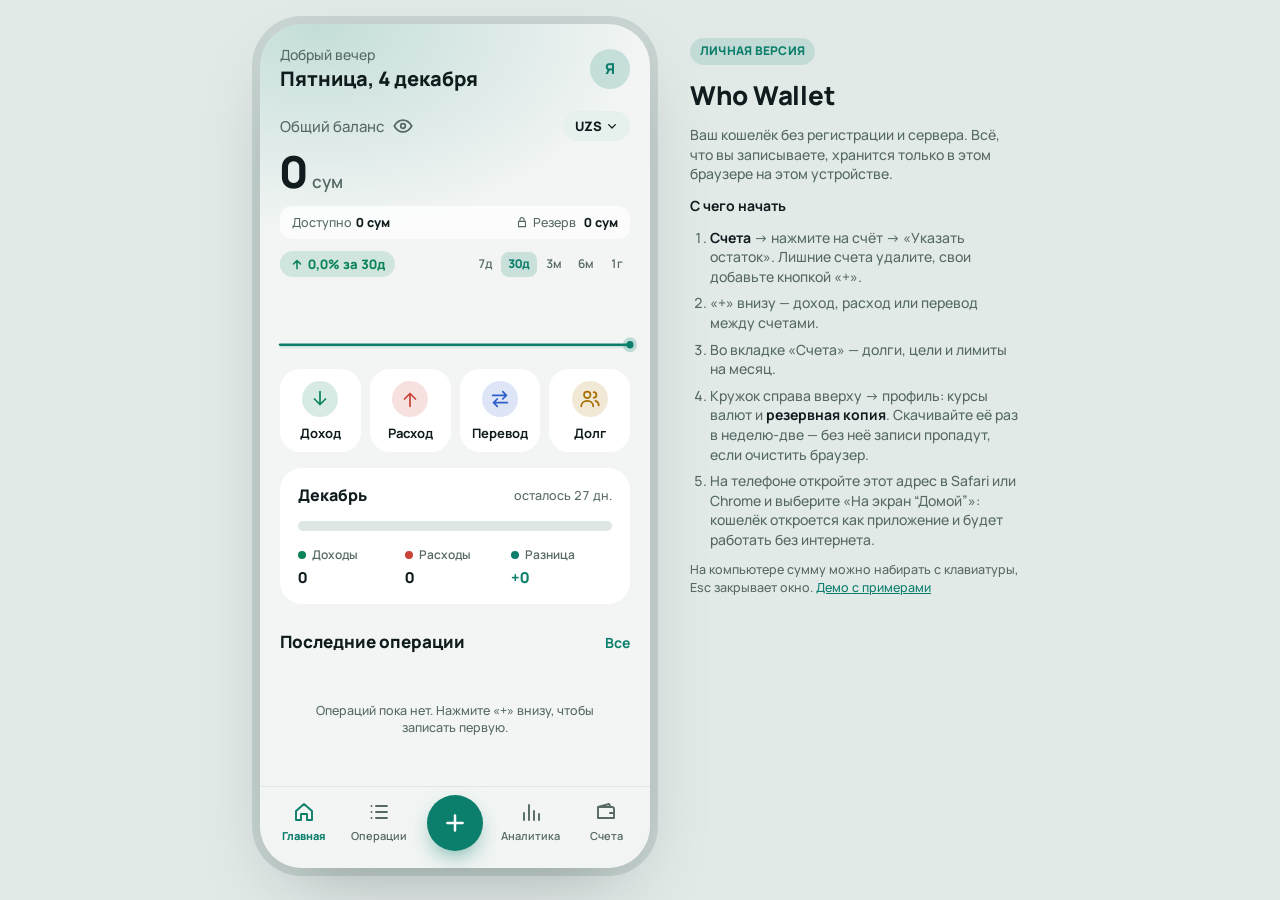
<file: my/index.html>
<!doctype html>
<html lang="ru" data-mode="my">
<head>
<meta charset="utf-8">
<meta name="viewport" content="width=device-width,initial-scale=1,viewport-fit=cover">
<meta name="robots" content="noindex,nofollow">
<meta name="description" content="Личный кошелёк: доходы, расходы, долги, цели и лимиты. Записи хранятся только на этом устройстве.">
<meta name="theme-color" content="#F2F5F4" media="(prefers-color-scheme: light)">
<meta name="theme-color" content="#0B1316" media="(prefers-color-scheme: dark)">
<meta name="apple-mobile-web-app-capable" content="yes">
<meta name="mobile-web-app-capable" content="yes">
<meta name="apple-mobile-web-app-title" content="Who Wallet">
<link rel="manifest" href="manifest.webmanifest">
<link rel="icon" href="icon.svg" type="image/svg+xml">
<link rel="apple-touch-icon" href="icon-180.png">
<script src="https://telegram.org/js/telegram-web-app.js"></script>
<script>
(function () {
  // тема: сначала сохранённый выбор, внутри Telegram — его тема, иначе — как в системе
  try { var t = localStorage.getItem('who-wallet-my-theme'); if (t === 'light' || t === 'dark') document.documentElement.setAttribute('data-theme', t); } catch (e) {}
  var tg = window.Telegram && window.Telegram.WebApp;
  if (!tg || (!tg.initData && tg.platform === 'unknown')) return; // открыто не в Telegram
  try { tg.ready(); tg.expand(); } catch (e) {}
  var apply = function () {
    var saved = null; try { saved = localStorage.getItem('who-wallet-my-theme'); } catch (e) {}
    var scheme = saved === 'light' || saved === 'dark' ? saved : tg.colorScheme;
    if (scheme) document.documentElement.setAttribute('data-theme', scheme);
    var bg = scheme === 'dark' ? '#0B1316' : '#F2F5F4';
    try { tg.setHeaderColor(bg); tg.setBackgroundColor(bg); } catch (e) {}
  };
  apply();
  try { tg.onEvent('themeChanged', apply); } catch (e) {}
})();
</script>
<style>:root{padding-top:env(safe-area-inset-top);padding-bottom:env(safe-area-inset-bottom)}body{margin:0}[hidden]{display:none!important}</style>
<title>Who Wallet</title>
<link rel="preconnect" href="https://fonts.googleapis.com">
<link rel="preconnect" href="https://fonts.gstatic.com" crossorigin>
<link rel="stylesheet" href="https://fonts.googleapis.com/css2?family=Manrope:wght@400;500;600;700;800&display=swap">
<link rel="stylesheet" href="../app.css?v=20261119">
</head>
<body>

<div class="stage">
  <div class="device" id="device">
    <div class="screen" id="screen"></div>
    <nav class="tabbar" id="tabbar" aria-label="Разделы"></nav>
    <div id="overlay"></div>
    <div id="toastHost" aria-live="polite"></div>
  </div>
  <aside class="about">
    <span class="badge" style="color:var(--accent);background:color-mix(in srgb,var(--accent) 14%,transparent)">ЛИЧНАЯ ВЕРСИЯ</span>
    <h1>Who Wallet</h1>
    <p>Ваш кошелёк без регистрации и сервера. Всё, что вы записываете, хранится только в этом браузере на этом устройстве.</p>
    <p><b>С чего начать</b></p>
    <ol>
      <li><b>Счета</b> → нажмите на счёт → «Указать остаток». Лишние счета удалите, свои добавьте кнопкой «+».</li>
      <li>«+» внизу — доход, расход или перевод между счетами.</li>
      <li>Во вкладке «Счета» — долги, цели и лимиты на месяц.</li>
      <li>Кружок справа вверху → профиль: курсы валют и <b>резервная копия</b>. Скачивайте её раз в неделю-две — без неё записи пропадут, если очистить браузер.</li>
      <li>На телефоне откройте этот адрес в Safari или Chrome и выберите «На экран “Домой”»: кошелёк откроется как приложение и будет работать без интернета.</li>
    </ol>
    <p class="small">На компьютере сумму можно набирать с клавиатуры, Esc закрывает окно. <a href="../" style="color:var(--accent)">Демо с примерами</a></p>
  </aside>
</div>

<script src="../app.js?v=20261119"></script>
<script>
if ('serviceWorker' in navigator && location.protocol === 'https:') {
  window.addEventListener('load', function () { navigator.serviceWorker.register('sw.js').catch(function () {}); });
}
</script>

</body>
</html>
</file>
<file: app.css>
/* Layout: телефон-прототип по центру (на телефоне — во весь экран) + рядом список «что попробовать». Токены — из утверждённого дизайна v2.2 (шрифт: Inter или Manrope). */
:root {
  --bg: #F2F5F4; --surface: #FFFFFF; --surface2: #F1F6F4; --line: #DFE7E5; --text: #0F1B1D; --muted: #566964; --faint: #93A39F;
  --accent: #0B7F6B; --on-accent: #FFFFFF; --income: #0B8457; --expense: #C9443A; --warn: #A86F00; --info: #2F5FC8; --chip: #E6F0ED;
  --c1: #3B6FD8; --c2: #0B7F6B; --c3: #D49A1F; --c4: #8E5BD6; --c5: #B3C0BC; --c6: #D45C8A;
  --card1: #0B7F6B; --card2: #2F5FC8; --card3: #6A47B8; --card4: #8A6420; --on-card: #FFFFFF;
  --scrim: rgba(15,27,29,.45); --page: #E2EAE8; --frame: #C9D5D2; --shadow: 0 30px 80px -30px rgba(15,27,29,.35);
  --font: "Manrope", "Inter", system-ui, -apple-system, "Segoe UI", sans-serif;
}
@media (prefers-color-scheme: dark) { :root:not([data-theme="light"]) {
  --bg: #0B1316; --surface: #121D21; --surface2: #18262B; --line: #24343A; --text: #EDF4F2; --muted: #A6B8B3; --faint: #6F837D;
  --accent: #2BD4AE; --on-accent: #04241C; --income: #3DDC97; --expense: #FF715F; --warn: #F4B84A; --info: #6F9BFF; --chip: #1B2B30;
  --c1: #6F9BFF; --c2: #2BD4AE; --c3: #F4B84A; --c4: #B98AF5; --c5: #5D726C; --c6: #F08BC2;
  --card1: #1E5A4C; --card2: #2B3F7A; --card3: #3A2E5C; --card4: #4A3F28; --on-card: #F4FAF8;
  --scrim: rgba(3,8,10,.66); --page: #060C0E; --frame: #1C2629; --shadow: 0 30px 80px -30px rgba(0,0,0,.8); color-scheme: dark; } }
:root[data-theme="dark"] {
  --bg: #0B1316; --surface: #121D21; --surface2: #18262B; --line: #24343A; --text: #EDF4F2; --muted: #A6B8B3; --faint: #6F837D;
  --accent: #2BD4AE; --on-accent: #04241C; --income: #3DDC97; --expense: #FF715F; --warn: #F4B84A; --info: #6F9BFF; --chip: #1B2B30;
  --c1: #6F9BFF; --c2: #2BD4AE; --c3: #F4B84A; --c4: #B98AF5; --c5: #5D726C; --c6: #F08BC2;
  --card1: #1E5A4C; --card2: #2B3F7A; --card3: #3A2E5C; --card4: #4A3F28; --on-card: #F4FAF8;
  --scrim: rgba(3,8,10,.66); --page: #060C0E; --frame: #1C2629; --shadow: 0 30px 80px -30px rgba(0,0,0,.8); color-scheme: dark; }

* { box-sizing: border-box; -webkit-tap-highlight-color: transparent; }
body { margin: 0; background: var(--page); color: var(--text); font: 500 15px/1.4 var(--font); font-variant-numeric: tabular-nums;
  padding-left: max(16px, env(safe-area-inset-left, 0px)); padding-right: max(16px, env(safe-area-inset-right, 0px)); padding-block: 24px; }
button { font: inherit; color: inherit; background: none; border: 0; padding: 0; cursor: pointer; text-align: inherit; }
button:focus-visible, input:focus-visible { outline: 2px solid var(--accent); outline-offset: 2px; }
.stage { display: flex; gap: 40px; justify-content: center; align-items: flex-start; flex-wrap: wrap; }
.about { max-width: 330px; min-width: 0; display: grid; gap: 12px; padding-top: 14px; color: var(--muted); font-size: 14px; }
.about h1 { margin: 0; font-size: 26px; font-weight: 800; color: var(--text); letter-spacing: -.01em; text-wrap: balance; }
.about p { margin: 0; }
.about ol { margin: 0; padding-left: 20px; display: grid; gap: 7px; }
.about b { color: var(--text); }
.badge { justify-self: start; font-size: 12px; font-weight: 800; letter-spacing: .02em; color: var(--warn); background: color-mix(in srgb, var(--warn) 15%, transparent); padding: 5px 10px; border-radius: 999px; }

/* устройство */
.device { position: relative; width: min(390px, 100%); height: min(844px, calc(100dvh - 48px)); min-height: 640px; background: var(--bg);
  border-radius: 42px; overflow: hidden; box-shadow: var(--shadow), 0 0 0 8px var(--frame); isolation: isolate; }
.screen { position: absolute; inset: 0 0 82px; overflow-y: auto; overflow-x: hidden; scrollbar-width: none; padding: 20px 20px 28px; }
.screen.full { inset: 0; }
.screen::-webkit-scrollbar { display: none; }
@media (max-width: 480px) {
  body { padding: 0; } .stage { gap: 0; } .about { display: none; }
  .device { width: 100%; height: calc(100dvh - env(safe-area-inset-top, 0px) - env(safe-area-inset-bottom, 0px)); min-height: 0; border-radius: 0; box-shadow: none; }
  .screen { padding-left: max(18px, env(safe-area-inset-left, 0px)); padding-right: max(18px, env(safe-area-inset-right, 0px)); }
}
.screen.enter { animation: enter .28s cubic-bezier(.2,.8,.2,1); }
.screen.enter-back { animation: enterBack .28s cubic-bezier(.2,.8,.2,1); }
@keyframes enter { from { opacity: 0; transform: translateX(26px); } }
@keyframes enterBack { from { opacity: 0; transform: translateX(-26px); } }
.stagger > * { animation: rise .42s cubic-bezier(.2,.8,.2,1) backwards; }
.stagger > *:nth-child(2) { animation-delay: .04s } .stagger > *:nth-child(3) { animation-delay: .08s } .stagger > *:nth-child(4) { animation-delay: .12s }
.stagger > *:nth-child(5) { animation-delay: .16s } .stagger > *:nth-child(6) { animation-delay: .2s } .stagger > *:nth-child(7) { animation-delay: .24s } .stagger > *:nth-child(n+8) { animation-delay: .28s }
@keyframes rise { from { opacity: 0; transform: translateY(12px); } }
@keyframes fade { from { opacity: 0; } }

/* нижнее меню */
.tabbar { position: absolute; left: 0; right: 0; bottom: 0; height: 82px; background: color-mix(in srgb, var(--bg) 92%, transparent); backdrop-filter: blur(12px);
  border-top: 1px solid var(--line); display: grid; grid-template-columns: repeat(5, 1fr); align-items: start; padding: 8px 6px 10px; z-index: 5; }
.tab { display: grid; justify-items: center; gap: 4px; font-size: 11px; font-weight: 600; color: var(--muted); padding-top: 5px; text-align: center; }
.tab.on { color: var(--accent); font-weight: 800; }
.tab svg.i { width: 24px; height: 24px; }
.fab { justify-self: center; width: 56px; height: 56px; border-radius: 50%; background: var(--accent); color: var(--on-accent); display: grid; place-items: center;
  box-shadow: 0 10px 24px -8px color-mix(in srgb, var(--accent) 70%, transparent); transition: transform .15s; }
.fab:active { transform: scale(.93); }
.fab svg.i { width: 26px; height: 26px; stroke-width: 2.3; }

/* общие элементы */
svg.i { width: 22px; height: 22px; fill: none; stroke: currentColor; stroke-width: 1.9; stroke-linecap: round; stroke-linejoin: round; flex: none; }
svg.i.sm { width: 14px; height: 14px; stroke-width: 2.6; }
.row { display: flex; align-items: center; gap: 12px; }
.between { display: flex; align-items: center; justify-content: space-between; gap: 12px; }
.muted { color: var(--muted); } .small { font-size: 12.5px; } .tiny { font-size: 11.5px; }
.h-title { font-size: 28px; font-weight: 800; letter-spacing: -.02em; margin: 4px 0 14px; }
.sec { display: flex; justify-content: space-between; align-items: baseline; margin: 26px 0 12px; }
.sec h3 { margin: 0; font-size: 17px; font-weight: 800; }
.link { color: var(--accent); font-weight: 700; font-size: 14px; }
.card { background: var(--surface); border-radius: 22px; padding: 16px 18px; }
.iconbtn { width: 40px; height: 40px; border-radius: 50%; background: var(--surface); display: grid; place-items: center; position: relative; flex: none; }
.dot { position: absolute; top: 8px; right: 9px; width: 8px; height: 8px; border-radius: 50%; background: var(--expense); }
.chipbtn { background: var(--chip); border-radius: 999px; padding: 6px 10px 6px 12px; font-weight: 800; font-size: 13px; display: inline-flex; gap: 2px; align-items: center; }
.chipbtn svg.i { width: 16px; height: 16px; }
.pos { color: var(--income); } .neg { color: var(--expense); } .acc { color: var(--accent); }
.seg { display: grid; grid-auto-flow: column; grid-auto-columns: 1fr; background: var(--surface2); border-radius: 13px; padding: 4px; gap: 2px; }
.seg button { padding: 8px 4px; border-radius: 10px; font-size: 13px; font-weight: 600; color: var(--muted); text-align: center; transition: background .2s, color .2s; }
.seg button.on { background: color-mix(in srgb, var(--segc, var(--accent)) 18%, transparent); color: var(--segc, var(--accent)); font-weight: 800; }
.back { display: grid; grid-template-columns: 40px 1fr 40px; align-items: center; margin-bottom: 16px; }
.back h2 { margin: 0; text-align: center; font-size: 17px; font-weight: 800; }
.back .sub { text-align: center; font-size: 11.5px; color: var(--muted); font-weight: 500; }
.hide-sums .money { filter: blur(7px); }
.note { border-radius: 12px; padding: 9px 12px; font-size: 13px; font-weight: 700; display: flex; gap: 8px; align-items: center;
  color: var(--nc); background: color-mix(in srgb, var(--nc) 12%, transparent); }
.note svg.i { width: 18px; height: 18px; }

/* главная */
.hero { margin: -20px -20px 0; padding: 20px 20px 6px; background: radial-gradient(120% 90% at 15% 0%, color-mix(in srgb, var(--accent) 20%, transparent), transparent 70%); }
.greet .muted { font-size: 14px; }
.greet b { font-size: 20px; font-weight: 800; display: block; }
.demo { font-size: 10.5px; font-weight: 800; letter-spacing: .04em; text-transform: uppercase; color: var(--warn); background: color-mix(in srgb, var(--warn) 15%, transparent); padding: 2px 7px; border-radius: 6px; margin-left: 6px; vertical-align: 2px; }
.balance { font-size: 44px; font-weight: 800; letter-spacing: -.03em; line-height: 1.1; margin-top: 6px; white-space: nowrap; }
.balance small { font-size: 17px; font-weight: 600; color: var(--muted); margin-left: 6px; letter-spacing: 0; }
.reserve { display: flex; justify-content: space-between; gap: 8px; background: color-mix(in srgb, var(--surface) 75%, transparent); border-radius: 12px; padding: 8px 12px; margin-top: 10px; font-size: 12.5px; }
.reserve b { color: var(--text); font-weight: 800; margin-left: 4px; }
.reserve svg.i { width: 14px; height: 14px; }
.trend { display: inline-flex; gap: 4px; align-items: center; padding: 4px 10px; border-radius: 999px; font-size: 13px; font-weight: 800; color: var(--tc); background: color-mix(in srgb, var(--tc) 15%, transparent); white-space: nowrap; }
.periods { display: flex; gap: 2px; }
.periods button { font-size: 12px; font-weight: 600; color: var(--muted); padding: 4px 7px; border-radius: 8px; }
.periods button.on { color: var(--accent); background: color-mix(in srgb, var(--accent) 18%, transparent); font-weight: 800; }
.spark { width: 100%; height: 64px; display: block; margin-top: 8px; overflow: visible; }
.spark .ln { fill: none; stroke: var(--accent); stroke-width: 2.4; stroke-linejoin: round; stroke-linecap: round; stroke-dasharray: 1; stroke-dashoffset: 0; animation: draw .9s ease-out; vector-effect: non-scaling-stroke; }
@keyframes draw { from { stroke-dashoffset: 1; } }
.spark .ar { animation: fade .9s ease-out; }
.quick { display: grid; grid-template-columns: repeat(4, 1fr); gap: 9px; margin-top: 14px; }
.quick button { background: var(--surface); border-radius: 20px; padding: 12px 4px 10px; display: grid; justify-items: center; gap: 7px; font-size: 13px; font-weight: 700; transition: transform .12s; }
.quick button:active { transform: scale(.95); }
.qi { width: 36px; height: 36px; border-radius: 50%; display: grid; place-items: center; background: color-mix(in srgb, var(--q) 16%, transparent); color: var(--q); }
.month .bar { height: 10px; border-radius: 5px; background: var(--accent); overflow: hidden; margin: 14px 0 12px; }
.month .bar span { display: block; height: 100%; background: var(--expense); border-right: 3px solid var(--surface); transition: width .8s cubic-bezier(.2,.8,.2,1); }
.trio { display: grid; grid-template-columns: 1fr 1fr 1fr; gap: 6px; }
.trio i { display: inline-block; width: 8px; height: 8px; border-radius: 50%; margin-right: 6px; }
.trio .lbl { font-size: 12px; color: var(--muted); font-weight: 600; }
.trio b { font-size: 15px; font-weight: 800; display: block; margin-top: 3px; white-space: nowrap; }
.limits { display: grid; grid-template-columns: repeat(3, 1fr); gap: 8px; }
.limit { background: var(--surface); border-radius: 20px; padding: 14px 12px; display: grid; gap: 1px; text-align: left; position: relative; transition: transform .12s; min-width: 0; }
.limit:active { transform: scale(.97); }
.limit .ring { margin-bottom: 8px; }
.limit .chev { position: absolute; top: 18px; right: 8px; color: var(--faint); }
.limit .chev svg.i { width: 18px; height: 18px; }
.limit b { font-size: 13px; font-weight: 800; white-space: nowrap; overflow: hidden; text-overflow: ellipsis; }
.limit .v { font-size: 14px; font-weight: 800; }
.ring circle { fill: none; stroke-linecap: round; }
.ring .tr { stroke: var(--line); }
.ring .fg { transition: stroke-dashoffset 1s cubic-bezier(.2,.8,.2,1); }
.ring text { font: 800 11px var(--font); fill: var(--text); text-anchor: middle; dominant-baseline: central; }
.op { display: grid; grid-template-columns: 42px 1fr auto; gap: 12px; align-items: center; padding: 8px 0; text-align: left; width: 100%; }
.ops .op + .op { border-top: 1px solid var(--line); }
.op .ic { width: 42px; height: 42px; border-radius: 14px; display: grid; place-items: center; background: color-mix(in srgb, var(--ic) 16%, transparent); color: var(--ic); }
.op .t { font-weight: 700; font-size: 15px; } .op .s { font-size: 12px; color: var(--muted); font-weight: 500; }
.op > span:nth-child(2) { min-width: 0; white-space: nowrap; overflow: hidden; text-overflow: ellipsis; }
.op .a { text-align: right; font-weight: 800; white-space: nowrap; }
.op.new { animation: flash 1.6s ease-out; border-radius: 14px; }
@keyframes flash { from { background: color-mix(in srgb, var(--accent) 24%, transparent); } }
.donut { display: grid; grid-template-columns: 112px 1fr; gap: 16px; align-items: center; margin-top: 12px; }
.donut svg circle { fill: none; stroke-width: 14; }
.donut svg text { font: 800 15px var(--font); fill: var(--text); text-anchor: middle; dominant-baseline: central; }
.legend { display: grid; gap: 6px; font-size: 13px; min-width: 0; }
.legend div { display: grid; grid-template-columns: 10px 1fr auto; gap: 8px; align-items: center; }
.legend i { width: 10px; height: 10px; border-radius: 3px; }
.tip { display: grid; grid-template-columns: 32px 1fr; gap: 12px; border-radius: 22px; padding: 16px; margin-top: 16px; text-align: left; width: 100%;
  background: color-mix(in srgb, var(--tc) 10%, transparent); border: 1px solid color-mix(in srgb, var(--tc) 35%, transparent); }
.tip .k { font-size: 10.5px; font-weight: 800; letter-spacing: .06em; text-transform: uppercase; color: var(--tc); }
.tip .ti { width: 32px; height: 32px; border-radius: 50%; display: grid; place-items: center; background: color-mix(in srgb, var(--tc) 18%, transparent); color: var(--tc); }
.tip .ti svg.i { width: 18px; height: 18px; }

/* операции */
.search { display: flex; gap: 10px; align-items: center; background: var(--surface); border-radius: 14px; padding: 0 14px; height: 46px; color: var(--muted); }
.search input { flex: 1; min-width: 0; border: 0; background: none; font: inherit; color: var(--text); outline: none; }
.chips { display: flex; gap: 8px; overflow-x: auto; scrollbar-width: none; margin: 12px -20px 4px; padding: 0 20px; }
.chips::-webkit-scrollbar { display: none; }
.chips button { flex: none; padding: 7px 14px; border-radius: 999px; background: var(--surface); font-weight: 700; font-size: 13px; }
.chips button.on { background: var(--accent); color: var(--on-accent); }
.day { display: flex; justify-content: space-between; font-size: 13px; font-weight: 800; color: var(--muted); margin: 18px 0 6px; }
.oplist .op { background: var(--surface); border-radius: 16px; padding: 9px 12px; margin-bottom: 8px; }
.empty { text-align: center; padding: 36px 10px; color: var(--muted); display: grid; gap: 8px; justify-items: center; }

/* аналитика */
.qa { display: grid; grid-template-columns: 1fr 1fr; gap: 8px; margin-top: 14px; }
.qa .card { padding: 14px; min-width: 0; } .qa b { display: block; font-size: 18px; font-weight: 800; margin: 6px 0 2px; white-space: nowrap; }
.bars { display: flex; align-items: flex-end; gap: 10px; height: 150px; padding: 8px 4px 0; }
.bars .g { flex: 1; display: grid; justify-items: center; gap: 6px; height: 100%; align-content: end; }
.bars .pair { display: flex; gap: 3px; align-items: flex-end; height: 120px; }
.bars .pair span { width: 12px; border-radius: 4px 4px 2px 2px; transform-origin: bottom; animation: grow .7s cubic-bezier(.2,.8,.2,1) backwards; }
@keyframes grow { from { transform: scaleY(0); } }
.bars .m { font-size: 11px; color: var(--muted); font-weight: 600; }
.legendline { display: flex; gap: 14px; font-size: 12.5px; color: var(--muted); }
.legendline i { width: 8px; height: 8px; border-radius: 50%; display: inline-block; margin-right: 6px; }
.catrow { display: grid; grid-template-columns: minmax(0, 1fr) 110px 70px; gap: 10px; align-items: center; font-size: 13.5px; padding: 6px 0; }
.track { height: 8px; background: var(--line); border-radius: 4px; overflow: hidden; }
.track span, .progress span { display: block; height: 100%; border-radius: 5px; transition: width .9s cubic-bezier(.2,.8,.2,1); }
.progress { height: 10px; background: var(--line); border-radius: 5px; overflow: hidden; }
.progress span { background: var(--income); }

/* счета */
.accard { border-radius: 20px; padding: 16px 18px; color: var(--on-card); display: grid; gap: 14px; margin-bottom: 10px; text-align: left; width: 100%;
  background: linear-gradient(135deg, var(--cc), color-mix(in srgb, var(--cc) 70%, #000)); transition: transform .12s; }
.accard:active { transform: scale(.98); }
.accard .between span { opacity: .82; font-size: 13px; }
.accard b { font-size: 22px; font-weight: 800; }
.listrow { display: grid; grid-template-columns: 34px minmax(0, 1fr) auto 18px; gap: 12px; align-items: center; background: var(--surface); border-radius: 16px; padding: 13px 14px; margin-bottom: 8px; width: 100%; text-align: left; color: var(--text); }
.listrow > svg.i { width: 18px; height: 18px; color: var(--faint); }
.listrow .ri { width: 34px; height: 34px; border-radius: 50%; display: grid; place-items: center; background: color-mix(in srgb, var(--accent) 13%, transparent); color: var(--accent); }
.listrow .ri svg.i { width: 18px; height: 18px; }

/* детали */
.bigamt { text-align: center; font-size: 34px; font-weight: 800; letter-spacing: -.02em; }
.kv { display: grid; gap: 11px; }
.kv div { display: flex; justify-content: space-between; gap: 10px; font-size: 14px; }
.kv span { color: var(--muted); } .kv b { font-weight: 800; text-align: right; }
.btn { display: block; width: 100%; border-radius: 16px; height: 52px; font-weight: 800; font-size: 16px; text-align: center; background: var(--accent); color: var(--on-accent); transition: transform .12s, opacity .2s; }
.btn:active { transform: scale(.98); }
.btn[disabled] { opacity: .38; cursor: default; transform: none; }
.btn.sec2 { background: var(--surface2); color: var(--text); border: 1px solid var(--line); }
.btn.danger { background: var(--expense); color: var(--on-card); }
.btn.ghost-danger { background: none; color: var(--expense); border: 1px solid color-mix(in srgb, var(--expense) 50%, transparent); }
.two { display: grid; grid-template-columns: 1fr 1fr; gap: 8px; }
.bigring { position: relative; margin: 0 auto; }
.bigring > div { position: absolute; inset: 0; display: grid; place-content: center; text-align: center; }

/* AI */
.chat { display: grid; gap: 12px; padding-bottom: 8px; }
.bub { max-width: 88%; padding: 12px 14px; border-radius: 18px; font-size: 14px; line-height: 1.45; }
.bub.fresh { animation: rise .3s ease-out; }
.bub.me { justify-self: end; background: var(--accent); color: var(--on-accent); border-bottom-right-radius: 6px; font-weight: 600; }
.bub.ai { background: var(--surface); border-bottom-left-radius: 6px; }
.bub .src { margin-top: 8px; padding-top: 8px; border-top: 1px solid var(--line); font-size: 11.5px; color: var(--muted); }
.typing span { display: inline-block; width: 6px; height: 6px; border-radius: 50%; background: var(--muted); margin-right: 4px; animation: blink 1s infinite; }
.typing span:nth-child(2) { animation-delay: .15s } .typing span:nth-child(3) { animation-delay: .3s }
@keyframes blink { 50% { opacity: .2; } }
.sugg { display: flex; flex-wrap: wrap; gap: 8px; margin-top: 12px; }
.sugg button { border: 1px solid var(--line); background: var(--surface); color: var(--accent); font-weight: 700; font-size: 13px; padding: 8px 12px; border-radius: 999px; }
.sugg button[disabled] { opacity: .45; }

/* лист снизу */
.scrim { position: absolute; inset: 0; background: var(--scrim); z-index: 10; animation: fade .2s ease-out; }
.sheet { position: absolute; left: 0; right: 0; bottom: 0; z-index: 11; background: var(--surface); border-radius: 26px 26px 0 0; padding: 10px 20px 16px;
  max-height: 96%; overflow-y: auto; scrollbar-width: none; animation: up .42s cubic-bezier(.2,1.12,.3,1); }
.sheet::-webkit-scrollbar { display: none; }
.still { animation: none !important; }
@keyframes up { from { transform: translateY(100%); } }
.grab { width: 40px; height: 5px; border-radius: 3px; background: var(--faint); margin: 0 auto 12px; opacity: .6; }
.amount { text-align: center; font-weight: 800; letter-spacing: -.02em; margin: 12px 0 4px; white-space: nowrap; }
.amount small { font-size: 18px; color: var(--muted); font-weight: 600; margin-left: 6px; letter-spacing: 0; }
.amount .caret { display: inline-block; width: 3px; height: .85em; background: var(--accent); vertical-align: -.08em; margin-left: 2px; border-radius: 2px; animation: blink 1s steps(1) infinite; }
.pickers { display: grid; grid-template-columns: 1fr 1fr; gap: 8px; margin: 10px 0; }
.picker { background: var(--surface2); border-radius: 14px; padding: 8px 12px; text-align: left; display: grid; min-width: 0; }
.picker .tiny { color: var(--muted); }
.picker b { font-size: 13.5px; font-weight: 800; white-space: nowrap; overflow: hidden; text-overflow: ellipsis; }
.cats { display: grid; grid-template-columns: repeat(4, 1fr); gap: 8px 4px; margin: 6px 0 10px; }
.cat { display: grid; justify-items: center; gap: 5px; font-size: 11px; font-weight: 600; color: var(--muted); text-align: center; }
.cat .cc { width: 44px; height: 44px; border-radius: 50%; display: grid; place-items: center; background: var(--surface2); transition: transform .15s; }
.cat.on { color: var(--text); font-weight: 800; }
.cat.on .cc { background: color-mix(in srgb, var(--accent) 18%, transparent); color: var(--accent); box-shadow: inset 0 0 0 2px var(--accent); transform: scale(1.06); }
.comment { width: 100%; border: 0; border-radius: 14px; background: var(--surface2); padding: 11px 14px; font: inherit; color: var(--text); margin-bottom: 10px; }
.comment::placeholder { color: var(--faint); }
.quickadd { display: grid; grid-template-columns: repeat(3, 1fr); gap: 6px; margin-bottom: 6px; }
.quickadd button { background: var(--chip); border-radius: 10px; padding: 7px 0; font-size: 13px; font-weight: 700; text-align: center; }
.keys { display: grid; grid-template-columns: repeat(3, 1fr); gap: 6px; margin-bottom: 12px; }
.keys button { background: var(--surface2); border-radius: 12px; height: 46px; font-size: 21px; font-weight: 700; display: grid; place-items: center; transition: background .1s; }
.keys button:active { background: var(--line); }
.xfer { display: grid; gap: 8px; margin-top: 10px; position: relative; }
.xfer .picker { padding: 11px 14px; }
.swap { position: absolute; right: 18px; top: 50%; transform: translateY(-50%); width: 36px; height: 36px; border-radius: 50%; background: var(--surface); border: 2px solid var(--line); display: grid; place-items: center; color: var(--info); transition: transform .25s; }
.swap svg.i { width: 18px; height: 18px; }
.swap:active { transform: translateY(-50%) rotate(180deg); }
.rate { background: color-mix(in srgb, var(--info) 10%, transparent); border: 1px solid color-mix(in srgb, var(--info) 35%, transparent); border-radius: 16px; padding: 12px 14px; display: grid; gap: 6px; font-size: 13px; margin: 8px 0; }
.rate div { display: flex; justify-content: space-between; gap: 8px; } .rate b { font-weight: 800; }
.hint { font-size: 11.5px; font-weight: 700; margin: 6px 0 8px; }

/* тост */
.toast { position: absolute; left: 14px; right: 14px; bottom: 94px; z-index: 20; background: var(--surface); border: 1px solid var(--line); border-radius: 18px; padding: 12px 14px;
  display: grid; grid-template-columns: 34px minmax(0, 1fr) auto; gap: 12px; align-items: center; box-shadow: 0 16px 40px -16px rgba(0,0,0,.45); animation: toastIn .35s cubic-bezier(.2,1.1,.3,1); }
.full-view .toast { bottom: 18px; }
@keyframes toastIn { from { opacity: 0; transform: translateY(20px) scale(.97); } }
.toast .ok { width: 34px; height: 34px; border-radius: 50%; display: grid; place-items: center; background: color-mix(in srgb, var(--income) 18%, transparent); color: var(--income); }
.toast .ok path { stroke-dasharray: 30; stroke-dashoffset: 30; animation: check .5s .1s ease-out forwards; }
@keyframes check { to { stroke-dashoffset: 0; } }
.toast b { font-weight: 800; display: block; } .toast .undo { color: var(--accent); font-weight: 800; display: flex; align-items: center; gap: 6px; }

.opts { display: grid; gap: 8px; margin: 14px 0; }
.opt { display: grid; grid-template-columns: 22px minmax(0, 1fr); gap: 12px; align-items: start; text-align: left; padding: 12px 14px; border-radius: 14px; border: 1px solid var(--line); background: var(--surface2); width: 100%; }
.opt .rd { width: 20px; height: 20px; border-radius: 50%; border: 2px solid var(--faint); margin-top: 2px; }
.opt.on { border-color: var(--accent); background: color-mix(in srgb, var(--accent) 10%, transparent); }
.opt.on .rd { border: 6px solid var(--accent); }
.opt b { display: block; font-weight: 800; }
.opt .d { font-size: 12.5px; color: var(--muted); }
.accchips { display: flex; gap: 8px; overflow-x: auto; margin: 10px -20px 2px; padding: 0 20px; scrollbar-width: none; }
.accchips::-webkit-scrollbar { display: none; }
.accchips button { flex: none; border: 1px solid var(--line); background: var(--surface2); border-radius: 12px; padding: 8px 12px; text-align: left; display: grid; }
.accchips button.on { border-color: var(--accent); background: color-mix(in srgb, var(--accent) 12%, transparent); }
.accchips b { font-size: 13px; font-weight: 800; } .accchips span { font-size: 11px; color: var(--muted); }
.conv { text-align: center; font-size: 13px; color: var(--muted); margin: -2px 0 8px; }
.conv b { color: var(--text); }
.calm .spark .ln, .calm .spark .ar, .calm .bars .pair span { animation: none; }
html.no-anim *, html.no-anim *::before, html.no-anim *::after { animation: none !important; transition: none !important; }
html.no-anim .toast .ok path { stroke-dashoffset: 0; }
html.no-anim body { padding: 0 !important; }
html.no-anim .about { display: none; }
html.no-anim .stage { display: block; }
html.no-anim .device { width: 390px; height: 844px; min-height: 0; border-radius: 0; box-shadow: none; }
@media (prefers-reduced-motion: reduce) { *, *::before, *::after { animation: none !important; transition: none !important; } .toast .ok path { stroke-dashoffset: 0; } }
</file>
